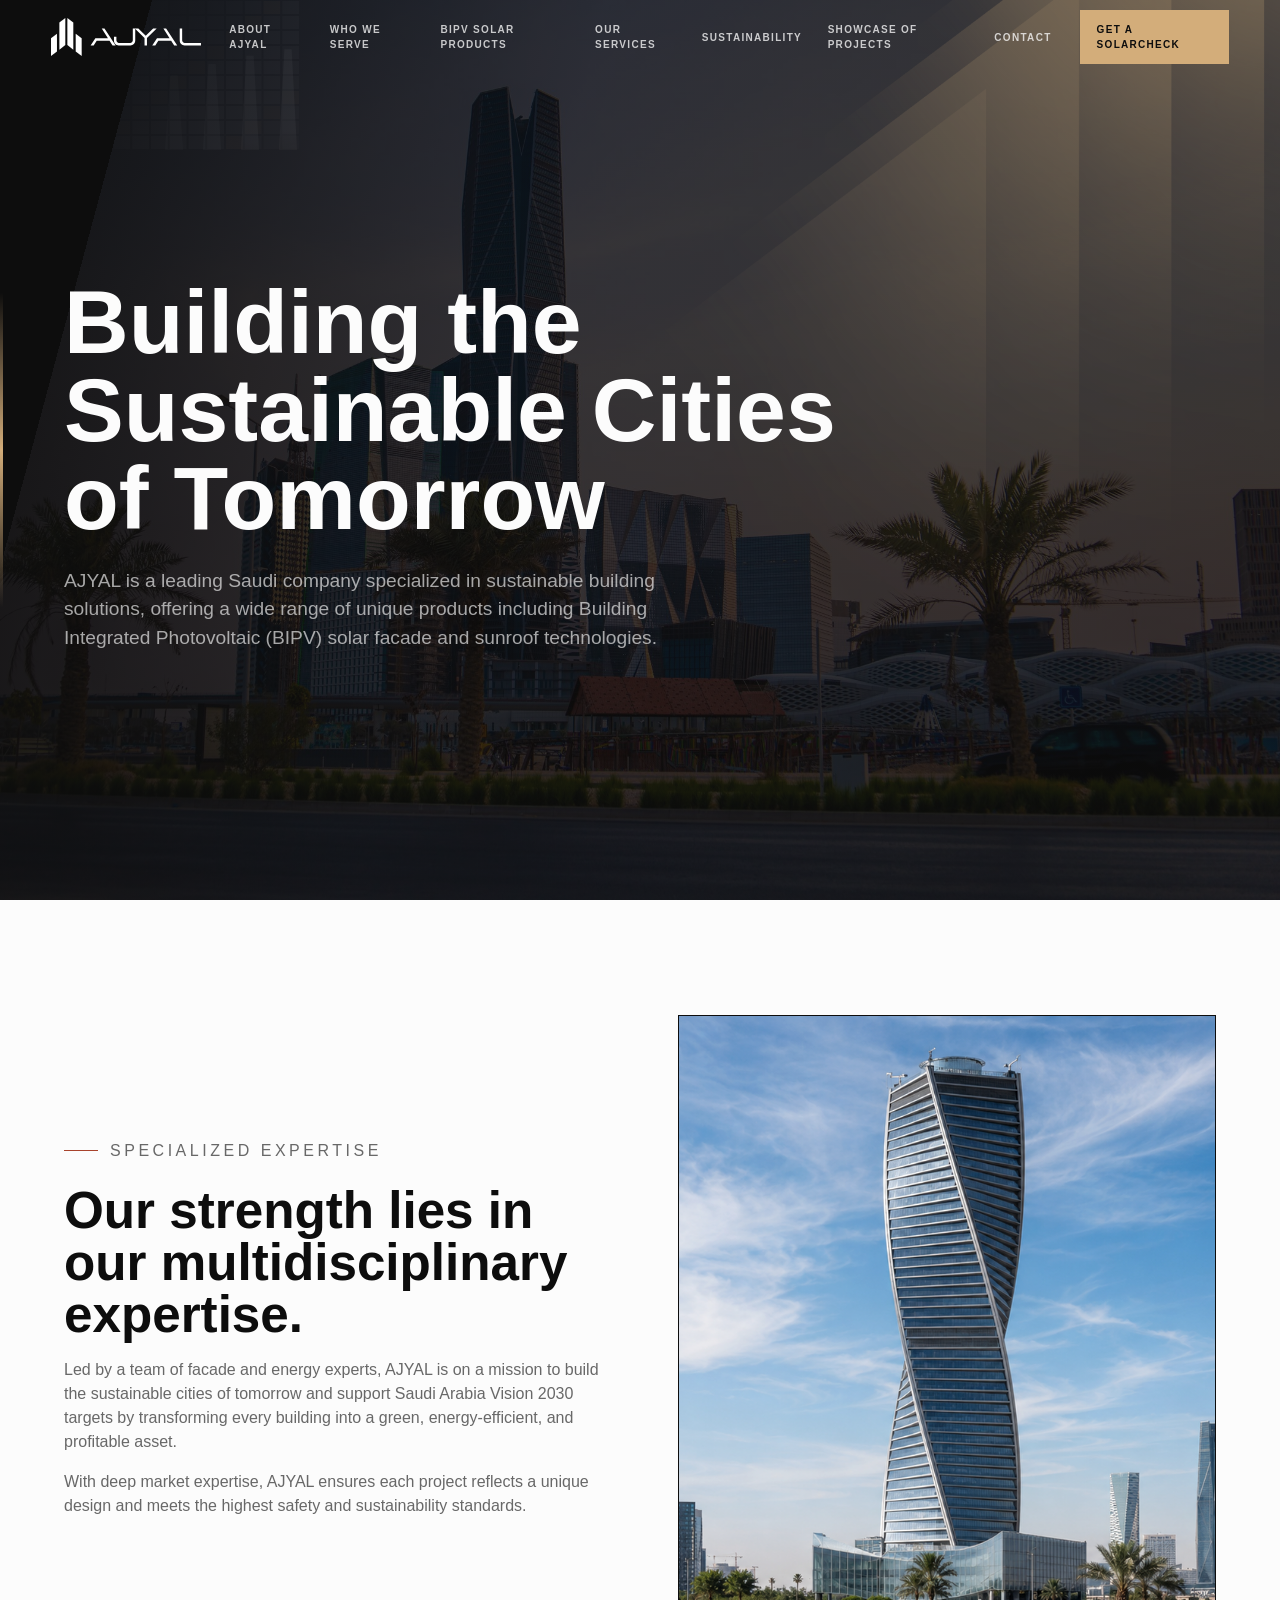
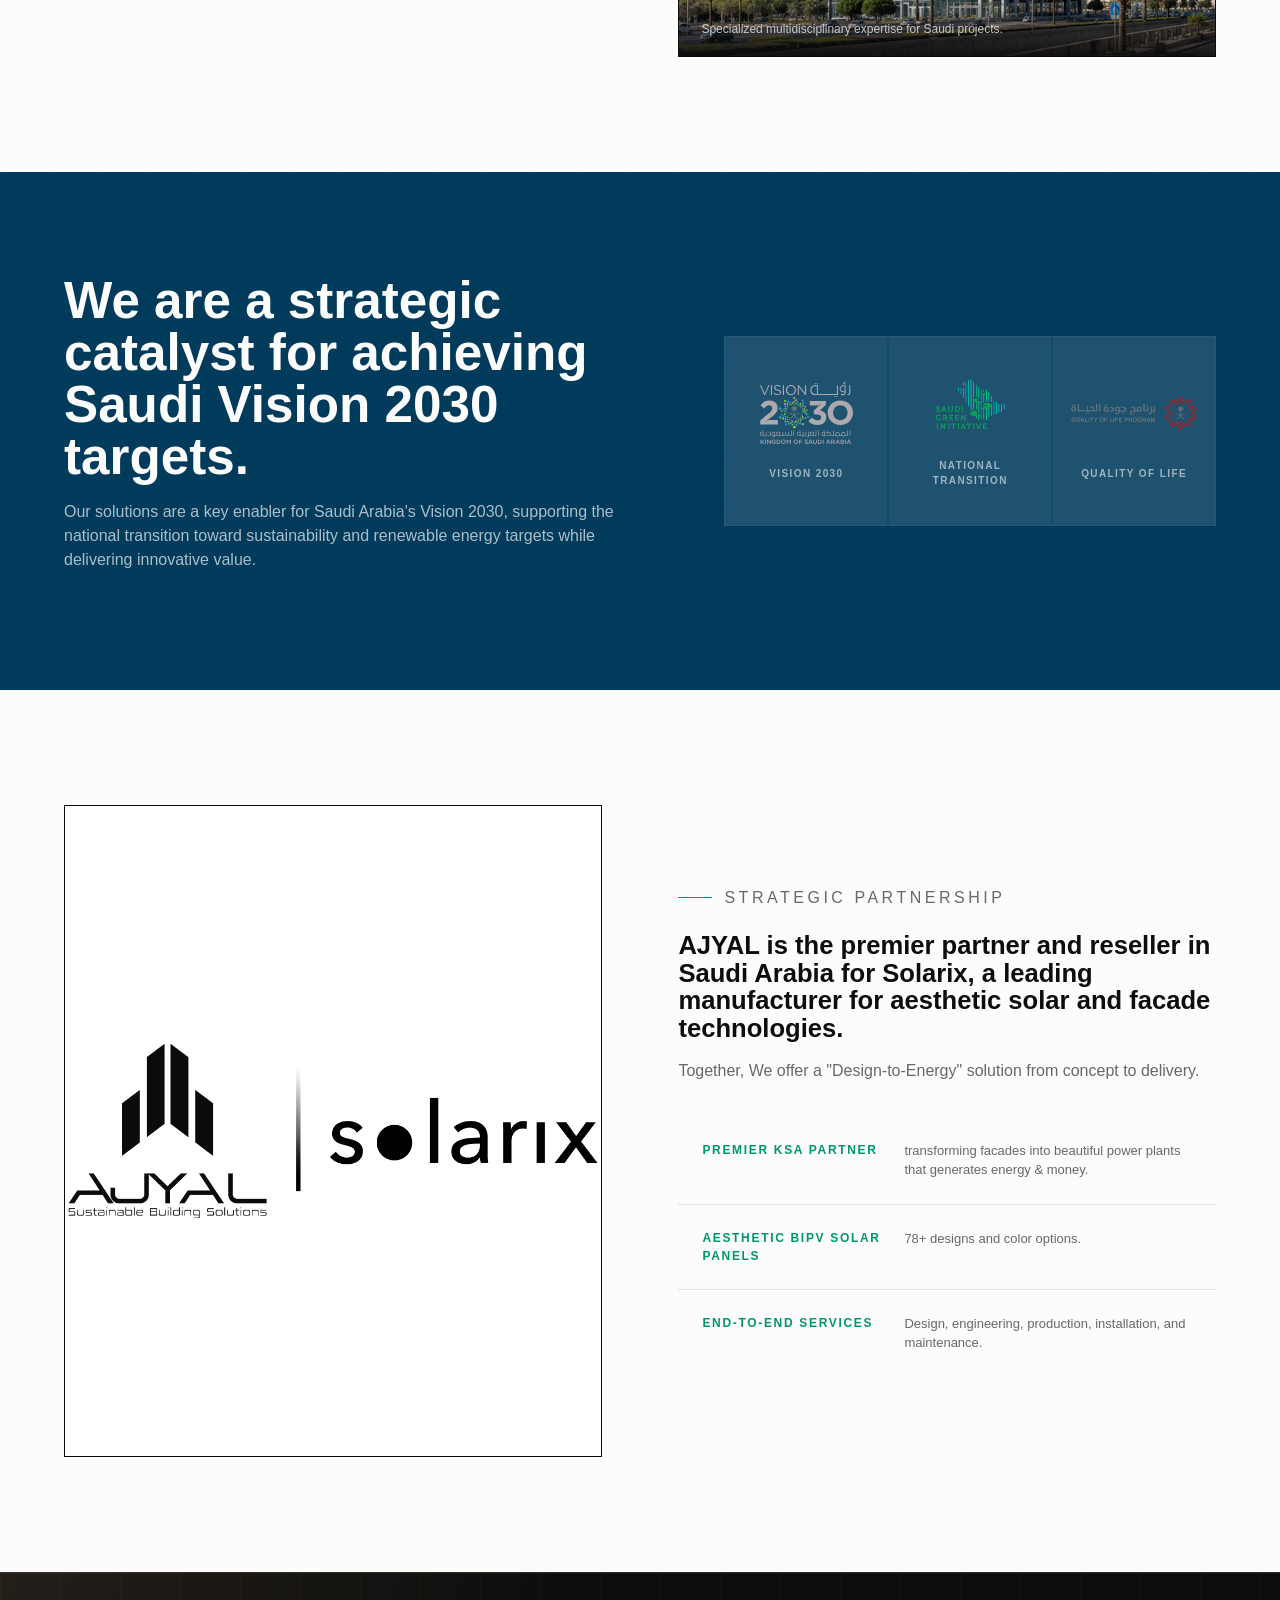
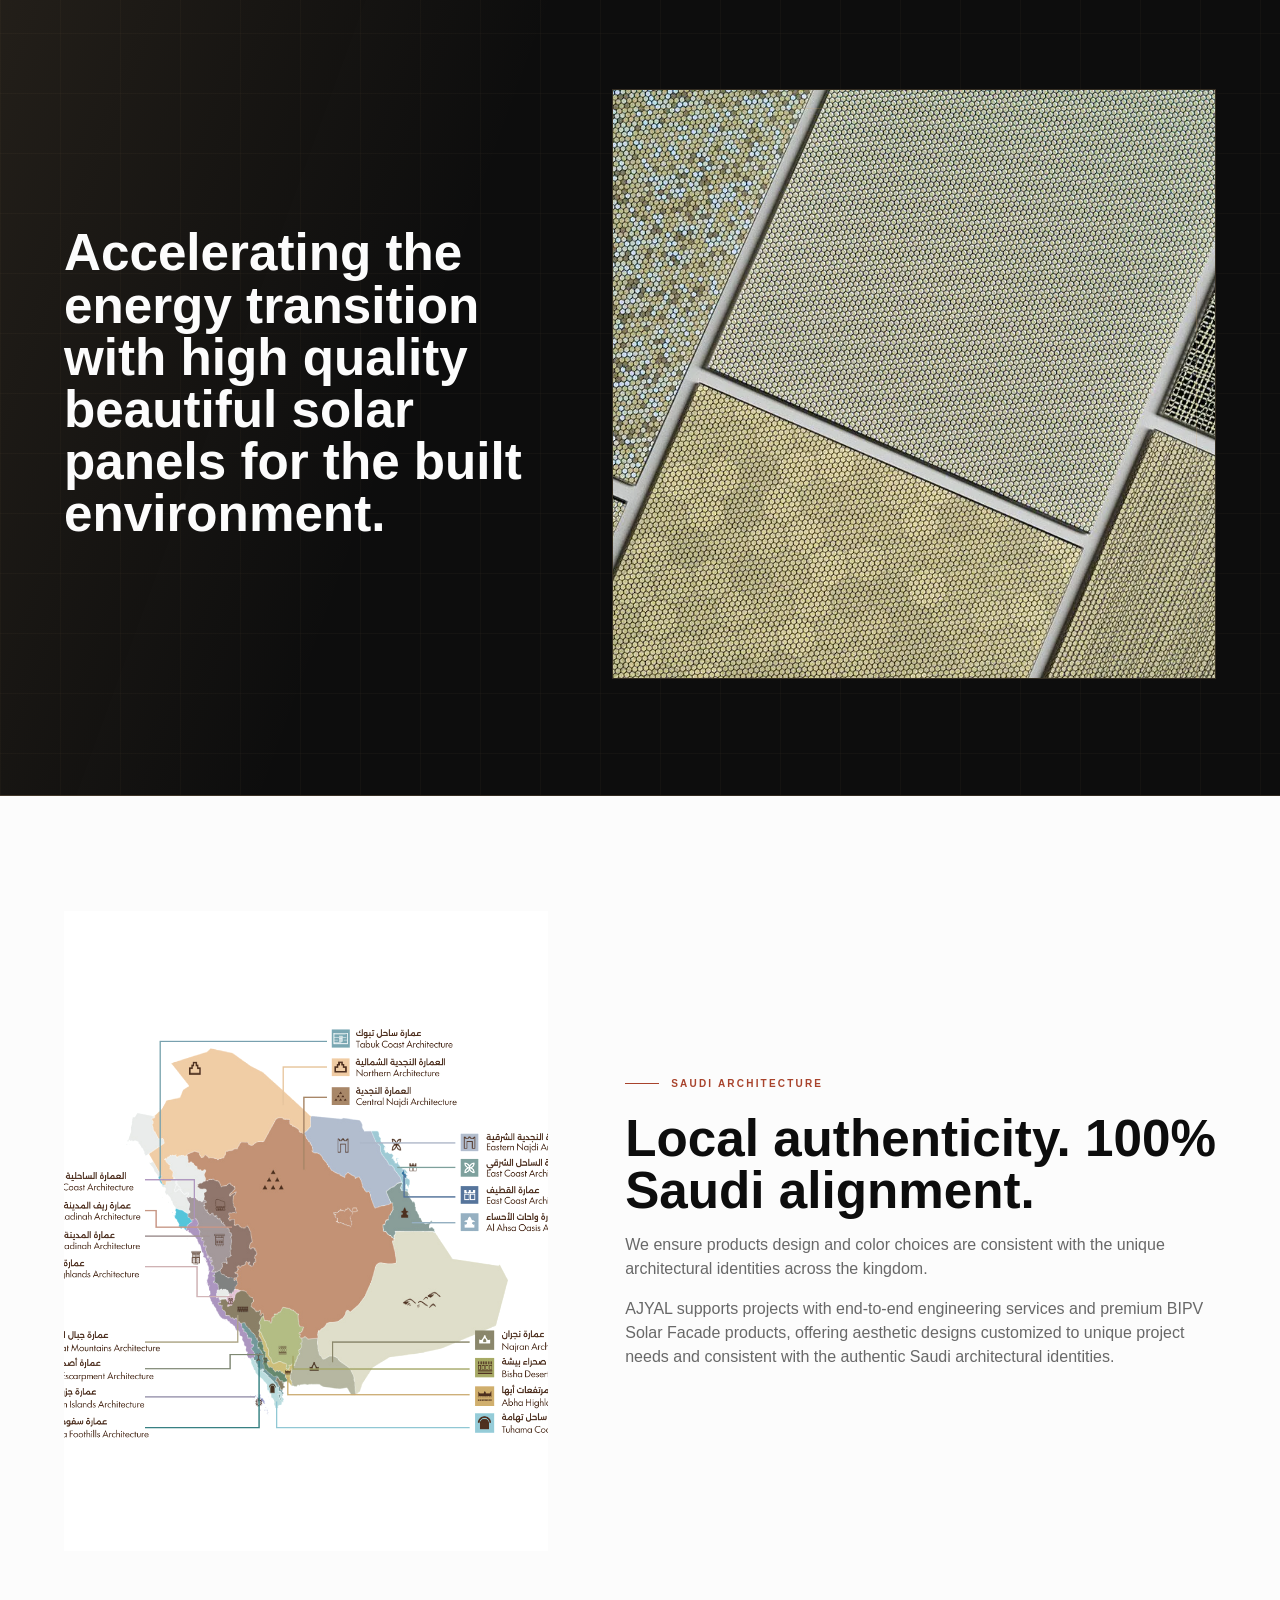
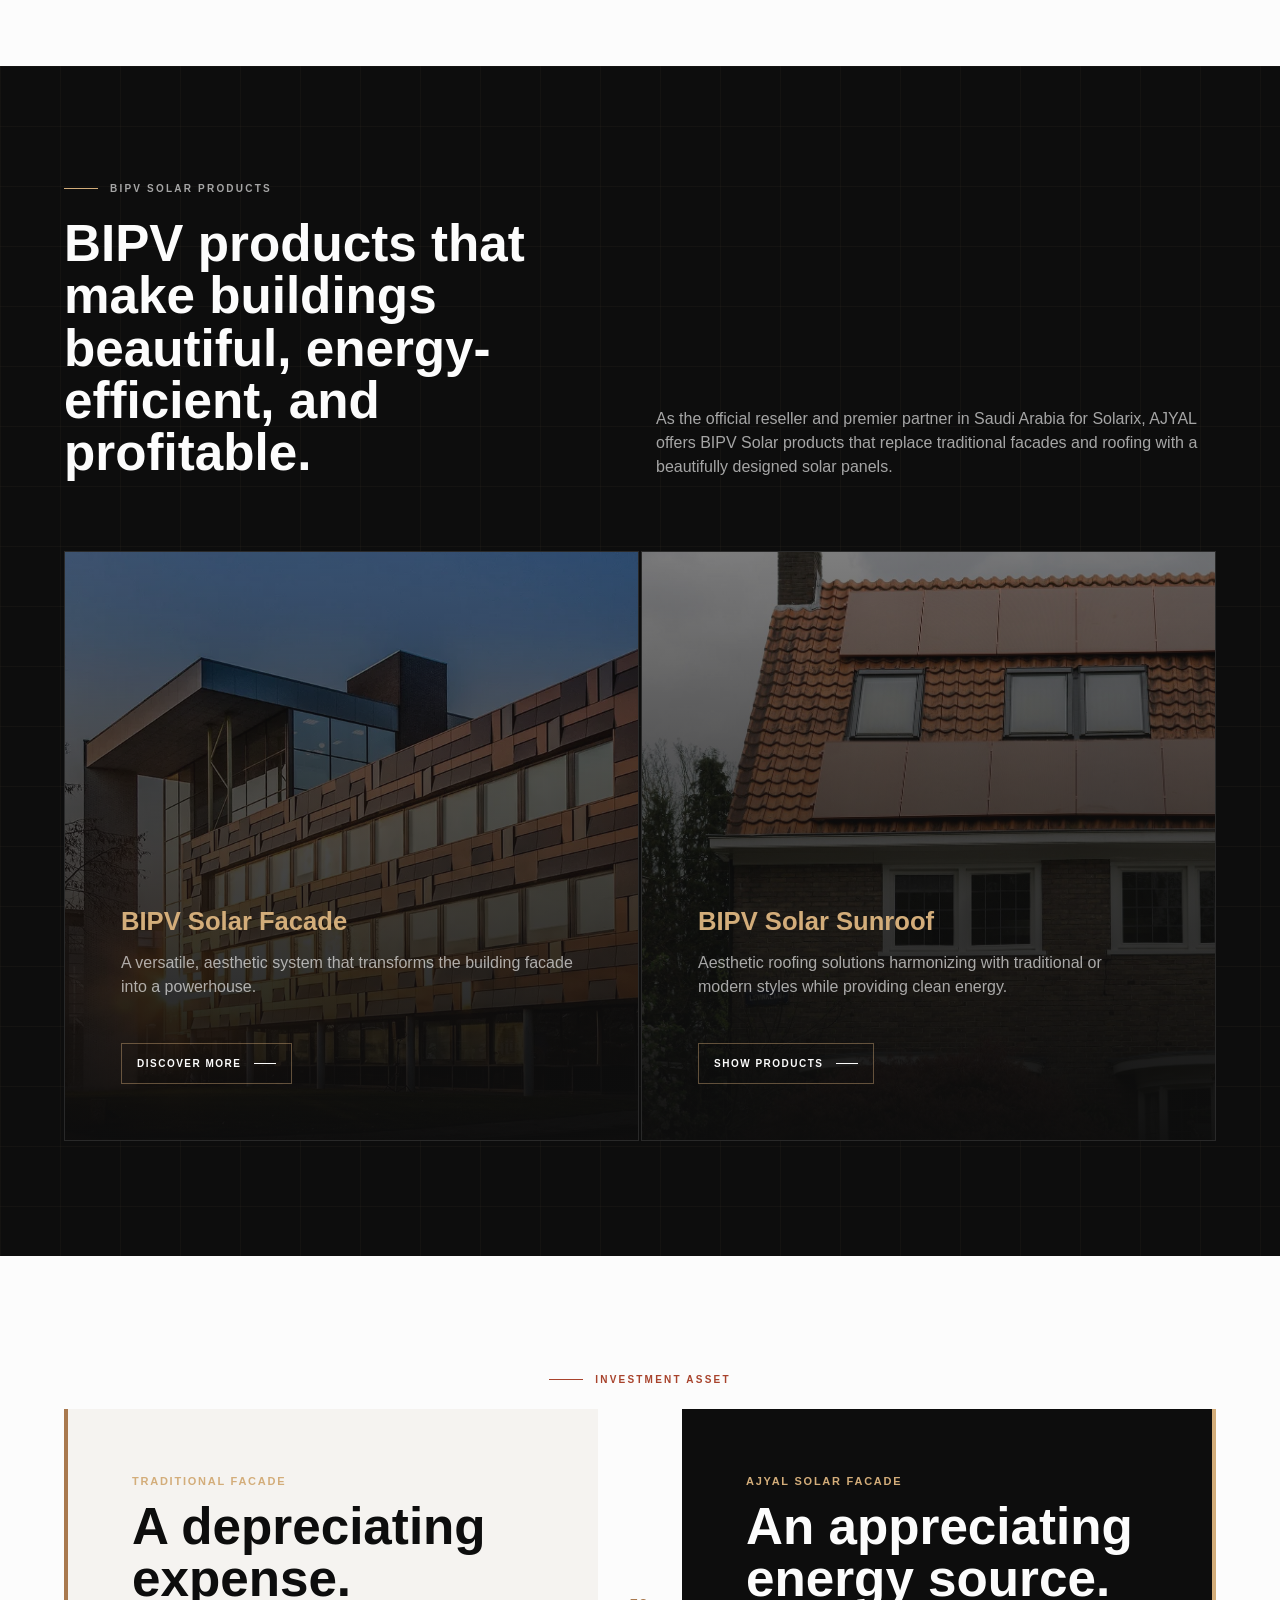
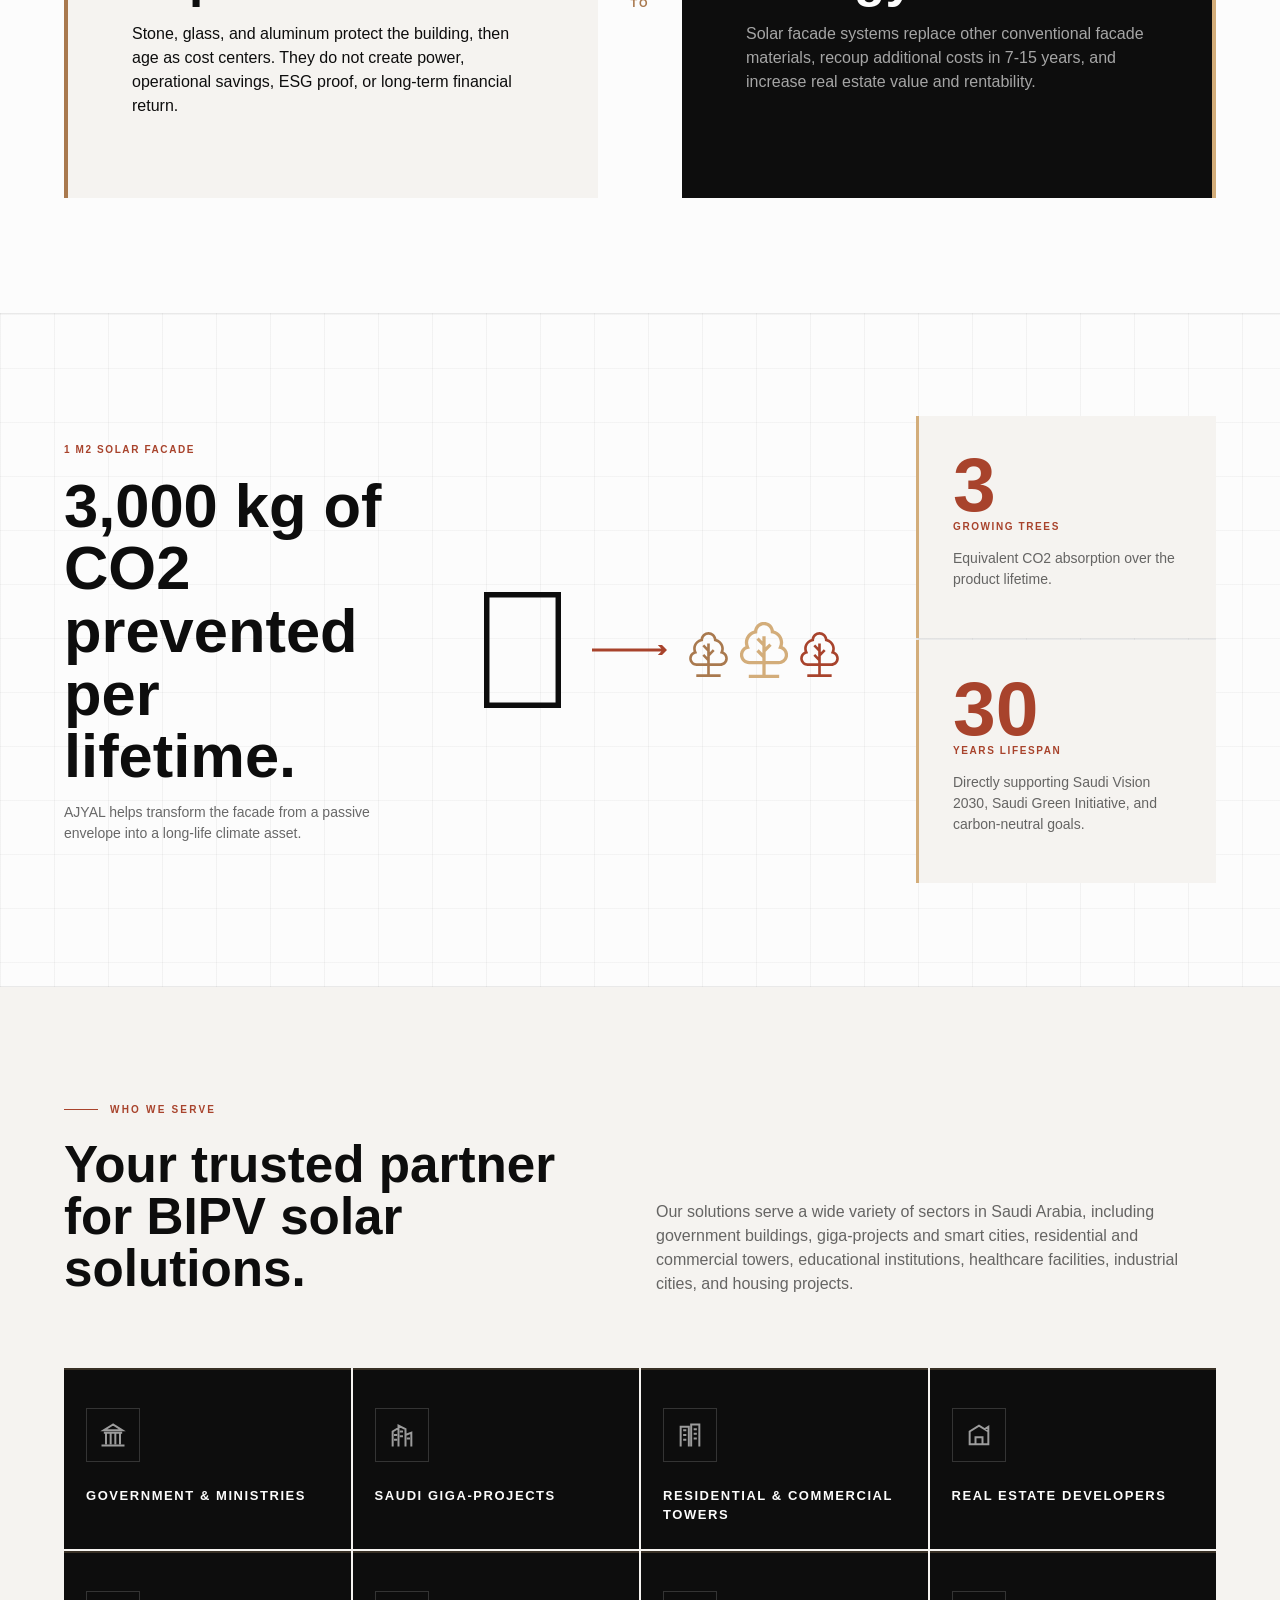
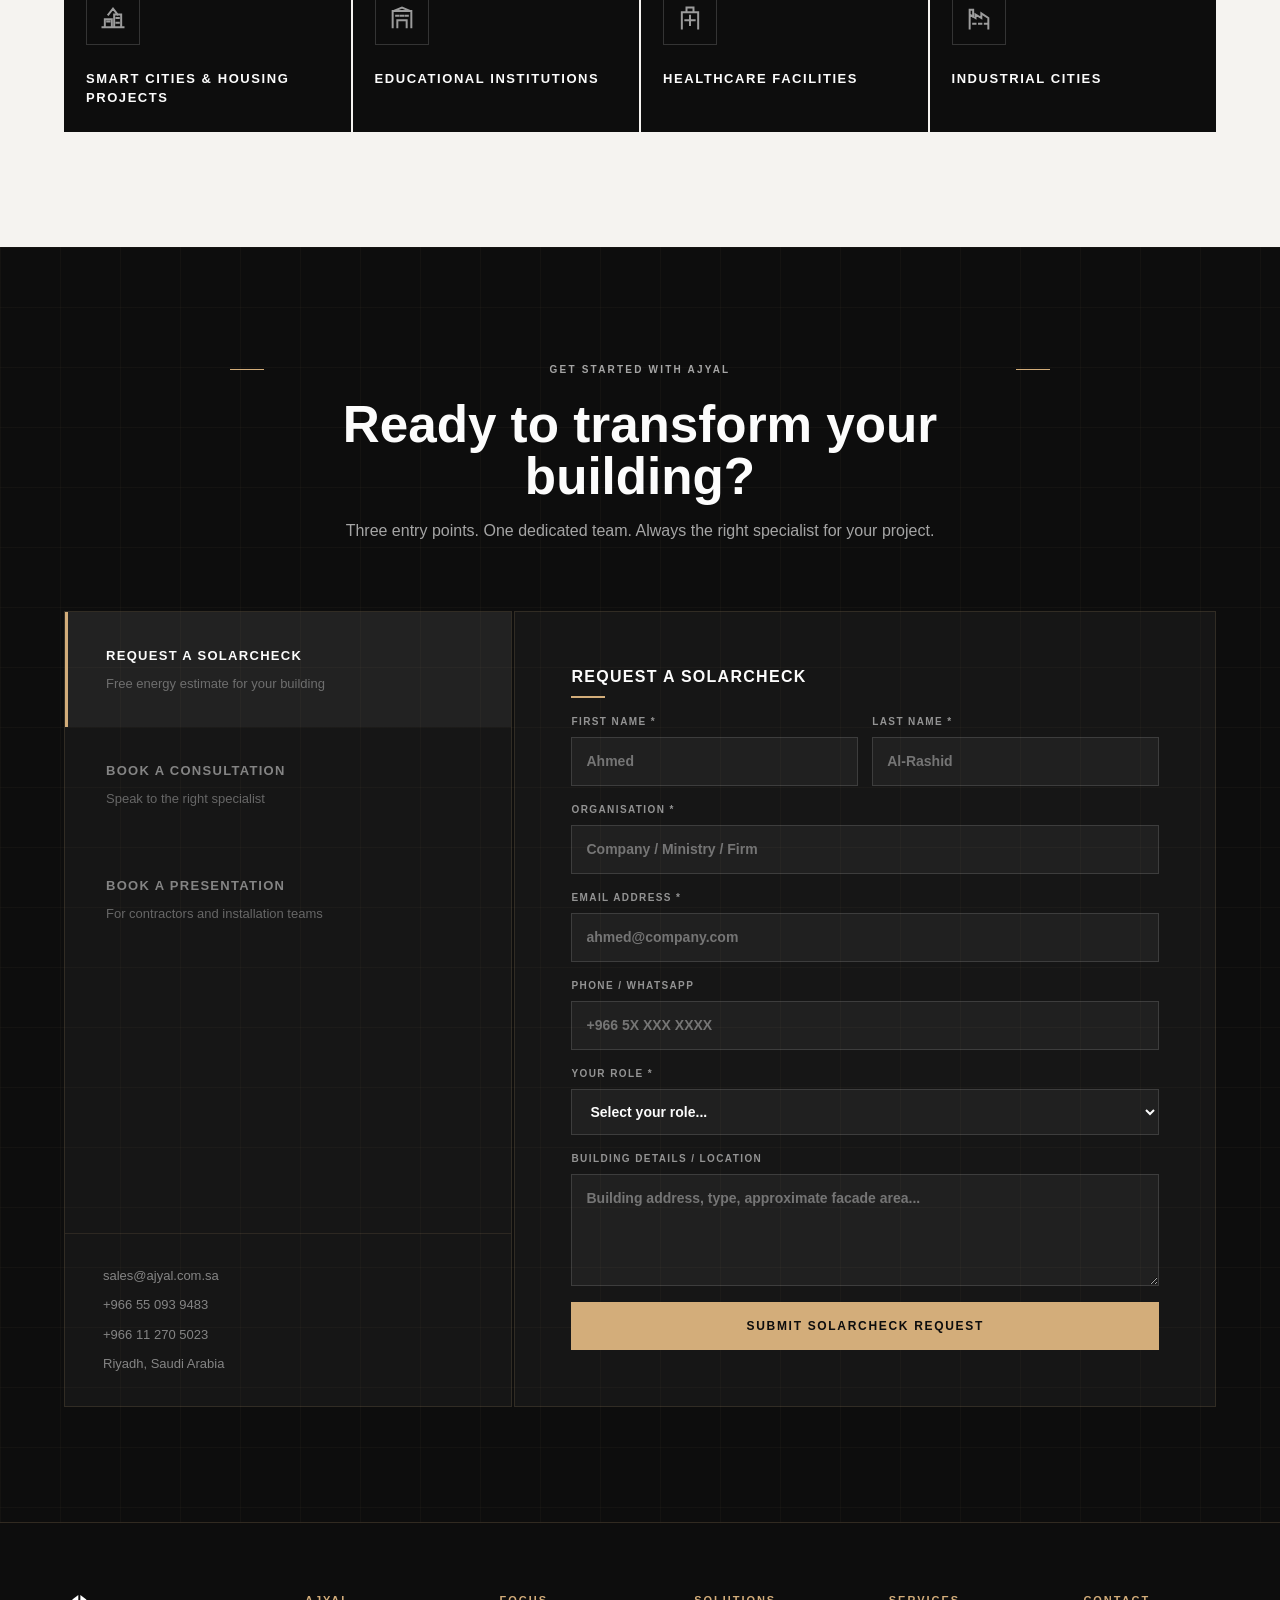
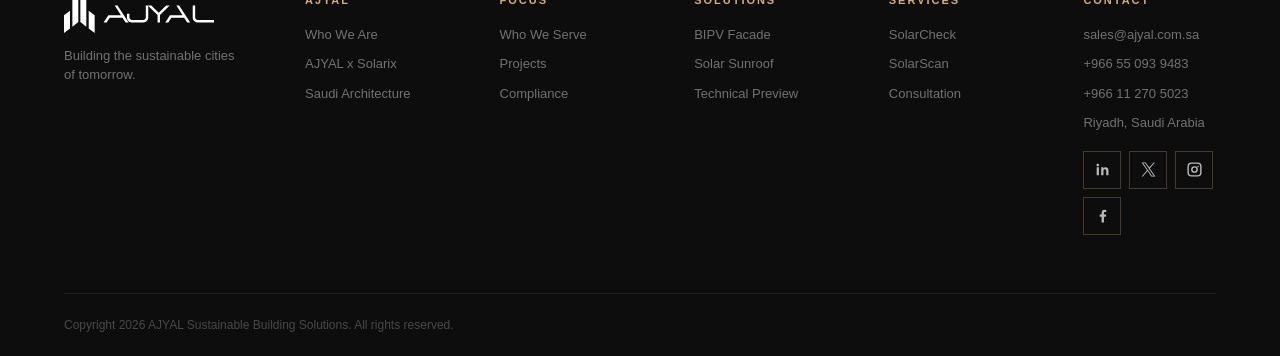
<file: index.html>
<!doctype html>
<html lang="en">
  <head>
    <meta charset="utf-8">
    <meta name="viewport" content="width=device-width, initial-scale=1">
    <title>AJYAL | Sustainable Building Solutions</title>
    <meta name="description" content="AJYAL is Saudi Arabia's sustainable building solutions partner, transforming facades into beautiful, energy-generating assets through BIPV solar facade and sunroof solutions.">
    <link rel="stylesheet" href="assets/css/styles.css">
  </head>
  <body>
    <a class="skip-link" href="#main">Skip to content</a>

    <header class="nav" data-nav>
      <div class="nav-inner">
        <a class="brand" href="#top" aria-label="AJYAL homepage">
          <img class="brand-logo" src="assets/img/ajyal-logotype-white.svg" alt="AJYAL">
        </a>

        <button class="nav-toggle" type="button" aria-expanded="false" aria-controls="main-menu" data-nav-toggle>
          <span></span><span></span>
          <span class="sr-only">Open menu</span>
        </button>

        <nav class="nav-links" id="main-menu" data-nav-menu aria-label="Main navigation">
          <a href="index.html#identity">About AJYAL</a>
          <a href="index.html#audience">Who We Serve</a>
          <a href="BIPV-Solar-products.html">BIPV Solar Products</a>
          <a href="#">Our Services</a>
          <a href="#">Sustainability</a>
          <a href="#">Showcase of Projects</a>
          <a href="contact.html">Contact</a>
          <div class="nav-socials" aria-label="AJYAL social links">
            <a href="https://www.linkedin.com/company/ajyal-trading-co-%D8%A7%D8%AC%D9%8A%D8%A7%D9%84-%D8%A7%D9%84%D8%AA%D9%88%D8%B1%D9%8A%D8%AF-%D8%A7%D9%84%D8%AA%D8%AC%D8%A7%D8%B1%D9%8A%D8%A9/?originalSubdomain=sa" aria-label="LinkedIn" target="_blank" rel="noopener noreferrer"><svg viewBox="0 0 24 24" aria-hidden="true"><path d="M6.94 8.98H3.76V20h3.18V8.98ZM7.2 5.58c0-1.02-.82-1.8-1.84-1.8s-1.84.78-1.84 1.8.81 1.81 1.83 1.81h.02c1.02 0 1.83-.79 1.83-1.81ZM20.48 13.68c0-3.2-1.71-4.69-3.99-4.69-1.84 0-2.66 1.01-3.12 1.72V8.98h-3.18c.04 1.03 0 11.02 0 11.02h3.18v-6.15c0-.33.02-.66.12-.89.26-.66.86-1.34 1.86-1.34 1.31 0 1.84 1 1.84 2.47V20h3.18l.11-6.32Z"/></svg></a>
            <a href="https://x.com/Ajyal_trade" aria-label="Twitter/X" target="_blank" rel="noopener noreferrer"><svg viewBox="0 0 24 24" aria-hidden="true"><path d="M13.86 10.47 21.11 2h-1.72l-6.3 7.35L8.07 2H2.27l7.6 11.12L2.27 22h1.72l6.64-7.75L15.93 22h5.8l-7.87-11.53Zm-2.35 2.74-.77-1.1L4.62 3.3h2.63l4.94 7.1.77 1.1 6.43 9.25h-2.63l-5.25-7.54Z"/></svg></a>
            <a href="https://www.instagram.com/ajyal.trade" aria-label="Instagram" target="_blank" rel="noopener noreferrer"><svg viewBox="0 0 24 24" aria-hidden="true"><path d="M7.7 2h8.6A5.7 5.7 0 0 1 22 7.7v8.6a5.7 5.7 0 0 1-5.7 5.7H7.7A5.7 5.7 0 0 1 2 16.3V7.7A5.7 5.7 0 0 1 7.7 2Zm0 2A3.7 3.7 0 0 0 4 7.7v8.6A3.7 3.7 0 0 0 7.7 20h8.6a3.7 3.7 0 0 0 3.7-3.7V7.7A3.7 3.7 0 0 0 16.3 4H7.7Zm4.3 3.25A4.75 4.75 0 1 1 7.25 12 4.75 4.75 0 0 1 12 7.25Zm0 2A2.75 2.75 0 1 0 14.75 12 2.75 2.75 0 0 0 12 9.25Zm5.05-2.58a1.11 1.11 0 1 1-1.11 1.11 1.11 1.11 0 0 1 1.11-1.11Z"/></svg></a>
            <a href="#" aria-label="Facebook"><svg viewBox="0 0 24 24" aria-hidden="true"><path d="M14.05 22v-8.2h2.75l.41-3.19h-3.16V8.58c0-.92.26-1.55 1.58-1.55h1.69V4.18A22.67 22.67 0 0 0 14.86 4c-2.44 0-4.11 1.49-4.11 4.22v2.39H8v3.19h2.75V22h3.3Z"/></svg></a>
          </div>
        </nav>

        <a class="nav-cta" href="contact.html">Get a SolarCheck</a>
      </div>
    </header>

    <main id="main">
      <section class="hero" id="top" aria-labelledby="hero-title">
        <canvas class="hero-canvas" data-hero-canvas aria-hidden="true"></canvas>
        <div class="hero-image" aria-hidden="true"></div>
        <div class="hero-shade" aria-hidden="true"></div>
        <div class="gold-rail" aria-hidden="true"></div>
        <img class="hero-pattern" src="assets/img/ajyal-golden-pattern.png" alt="" aria-hidden="true">

        <div class="hero-shell">
          <div class="hero-copy reveal">
            <h1 id="hero-title">Building the Sustainable Cities of Tomorrow</h1>
            <p>AJYAL is a leading Saudi company specialized in sustainable building solutions, offering a wide range of unique products including Building Integrated Photovoltaic (BIPV) solar facade and sunroof technologies.</p>
          </div>
        </div>
      </section>

      <section class="section identity" id="identity" aria-labelledby="identity-title">
        <div class="two-col identity-grid">
          <div class="reveal">
            <div class="section-label copper"><span></span><p>Specialized Expertise</p></div>
            <h2 id="identity-title">Our strength lies in our multidisciplinary expertise.</h2>
            <p class="lead">Led by a team of facade and energy experts, AJYAL is on a mission to build the sustainable cities of tomorrow and support Saudi Arabia Vision 2030 targets by transforming every building into a green, energy-efficient, and profitable asset.</p>
            <p>With deep market expertise, AJYAL ensures each project reflects a unique design and meets the highest safety and sustainability standards.</p>
          </div>
          <figure class="image-card reveal">
            <img src="assets/img/softlaunch-visual-reference.png" alt="Modern facade reference for AJYAL sustainable building solutions">
            <figcaption>Specialized multidisciplinary expertise for Saudi projects.</figcaption>
          </figure>
        </div>
      </section>

      <section class="vision-band" aria-labelledby="vision-title">
        <div class="vision-inner vision-proof reveal">
          <div>
            <h2 id="vision-title">We are a strategic catalyst for achieving Saudi Vision 2030 targets.</h2>
            <p>Our solutions are a key enabler for Saudi Arabia's Vision 2030, supporting the national transition toward sustainability and renewable energy targets while delivering innovative value.</p>
          </div>
          <div class="vision-logo-grid" aria-label="Saudi sustainability alignment">
            <article><img src="assets/img/Saudi_Vision_2030_logo.svg" alt="Saudi Vision 2030"><span>Vision 2030</span></article>
            <article><img src="assets/img/2874996-156298661.webp" alt="Saudi sustainability programme mark"><span>National Transition</span></article>
            <article><img src="assets/img/quality-of-life-program-seeklogo.png" alt="Quality of Life Program"><span>Quality of Life</span></article>
          </div>
        </div>
      </section>

      <section class="section partner" id="partner" aria-labelledby="partner-title">
        <div class="two-col partner-grid">
          <figure class="image-card tall reveal">
            <img src="assets/img/Agile Profile-3.1-Partnership.jpg" alt="AJYAL and Solarix partnership signing with solar facade samples">
          </figure>
          <div class="reveal">
            <div class="section-label green"><span></span><p>Strategic Partnership</p></div>
            <h3 id="partner-title">AJYAL is the premier partner and reseller in Saudi Arabia for Solarix, a leading manufacturer for aesthetic solar and facade technologies.</h3>
            <p class="lead">Together, We offer a "Design-to-Energy" solution from concept to delivery.</p>
            <div class="partner-proof">
              <article><strong>Premier KSA partner</strong><span>transforming facades into beautiful power plants that generates energy & money.</span></article>
              <article><strong>Aesthetic BIPV solar panels</strong><span>78+ designs and color options.</span></article>
              <article><strong>End-to-end services</strong><span>Design, engineering, production, installation, and maintenance.</span></article>
            </div>
          </div>
        </div>
      </section>

      <section class="section energy-transition dark" id="energy-transition" aria-labelledby="energy-title">
        <div class="two-col">
          <div class="reveal">
            <h2 id="energy-title">Accelerating the energy transition with high quality beautiful solar panels for the built environment.</h2>
          </div>
          <figure class="image-card dark-image reveal">
            <img src="assets/img/solarix_collections_overview_clay_01_1200x800px.webp" alt="Solarix clay collection overview">
          </figure>
        </div>
      </section>

      <section class="section architecture" id="architecture" aria-labelledby="architecture-title">
        <div class="two-col architecture-feature">
          <figure class="image-card reveal">
            <img src="assets/img/saudi-architecture-map.jpg" alt="Saudi regional architectural identity references for facade design">
          </figure>
          <div class="reveal">
            <div class="section-label copper"><span></span><p>Saudi Architecture</p></div>
            <h2 id="architecture-title">Local authenticity. 100% Saudi alignment.</h2>
            <p class="lead">We ensure products design and color choices are consistent with the unique architectural identities across the kingdom.</p>
            <p class="lead">AJYAL supports projects with end-to-end engineering services and premium BIPV Solar Facade products, offering aesthetic designs customized to unique project needs and consistent with the authentic Saudi architectural identities.</p>
          </div>
        </div>
      </section>

      <section class="section dark solutions" id="solutions" aria-labelledby="solutions-title">
        <div class="section-heading reveal">
          <div>
            <div class="section-label"><span></span><p>BIPV Solar Products</p></div>
            <h2 id="solutions-title">BIPV products that make buildings beautiful, energy-efficient, and profitable.</h2>
          </div>
          <p>As the official reseller and premier partner in Saudi Arabia for Solarix, AJYAL offers BIPV Solar products that replace traditional facades and roofing with a beautifully designed solar panels.</p>
        </div>

        <div class="solution-grid">
          <article class="solution-card reveal">
            <img src="assets/img/project-kuijpers.webp" alt="Solarix facade visual showing integrated BIPV panel construction">
            <div>
              <h3>BIPV Solar Facade</h3>
              <p>A versatile, aesthetic system that transforms the building facade into a powerhouse.</p>
              <a class="solution-link" href="BIPV-Solar-products.html">Discover more</a>
            </div>
          </article>
          <article class="solution-card reveal">
            <img src="assets/img/roofing-solarix.jpg" alt="Solar sunroof villa reference with integrated photovoltaic roof panels">
            <div>
              <h3>BIPV Solar Sunroof</h3>
              <p>Aesthetic roofing solutions harmonizing with traditional or modern styles while providing clean energy.</p>
              <a class="solution-link" href="BIPV-Solar-products.html">Show products</a>
            </div>
          </article>
        </div>
      </section>

      <section class="section reframe" aria-labelledby="asset-title">
        <div class="section-label copper centered-label"><span></span><p>Investment Asset</p></div>
        <div class="compare-grid reveal">
          <article class="compare-card paper">
            <span>Traditional facade</span>
            <h2 id="asset-title">A depreciating expense.</h2>
            <p>Stone, glass, and aluminum protect the building, then age as cost centers. They do not create power, operational savings, ESG proof, or long-term financial return.</p>
          </article>
          <div class="compare-arrow" aria-hidden="true">to</div>
          <article class="compare-card black">
            <span>AJYAL solar facade</span>
            <h2>An appreciating energy source.</h2>
            <p>Solar facade systems replace other conventional facade materials, recoup additional costs in 7-15 years, and increase real estate value and rentability.</p>
          </article>
        </div>
      </section>

      <section class="impact-infographic" aria-labelledby="impact-title">
        <div class="impact-shell reveal">
          <div class="impact-source">
            <span>1 m2 solar facade</span>
            <h2 id="impact-title">3,000 kg of CO2 prevented per lifetime.</h2>
            <p>AJYAL helps transform the facade from a passive envelope into a long-life climate asset.</p>
          </div>
          <div class="impact-flow" aria-hidden="true">
            <span class="impact-symbol impact-facade"></span>
            <span class="impact-symbol impact-arrow"></span>
            <div class="impact-trees">
              <span class="impact-symbol impact-tree"></span>
              <span class="impact-symbol impact-tree"></span>
              <span class="impact-symbol impact-tree"></span>
            </div>
          </div>
          <div class="impact-equivalence">
            <article>
              <strong>3</strong>
              <span>growing trees</span>
              <p>Equivalent CO2 absorption over the product lifetime.</p>
            </article>
            <article>
              <strong>30</strong>
              <span>years lifespan</span>
              <p>Directly supporting Saudi Vision 2030, Saudi Green Initiative, and carbon-neutral goals.</p>
            </article>
          </div>
        </div>
      </section>

      <section class="section audience" id="audience" aria-labelledby="audience-title">
        <div class="section-heading reveal">
          <div>
            <div class="section-label copper"><span></span><p>Who We Serve</p></div>
            <h2 id="audience-title">Your trusted partner for BIPV solar solutions.</h2>
          </div>
          <p>Our solutions serve a wide variety of sectors in Saudi Arabia, including government buildings, giga-projects and smart cities, residential and commercial towers, educational institutions, healthcare facilities, industrial cities, and housing projects.</p>
        </div>
        <div class="audience-grid audience-grid-compact">
          <a class="audience-card reveal gov" href="compliance.html"><span class="sector-icon" aria-hidden="true"><svg viewBox="0 0 24 24"><path d="M3 21h18M5 10h14M6 10v9M10 10v9M14 10v9M18 10v9M12 3 4 8h16l-8-5Z"/></svg></span><strong>Government & Ministries</strong></a>
          <a class="audience-card reveal hq" href="contact.html"><span class="sector-icon" aria-hidden="true"><svg viewBox="0 0 24 24"><path d="M4 21V9l5-3v15M9 21V4l6 3v14M15 21v-9l5-2v11M6 12h1M6 16h1M11 9h1M11 13h1M17 15h1"/></svg></span><strong>Saudi Giga-Projects</strong></a>
          <a class="audience-card reveal epc" href="our-services.html"><span class="sector-icon" aria-hidden="true"><svg viewBox="0 0 24 24"><path d="M4 21V5h7v16M13 21V3h7v18M7 8h1M7 12h1M7 16h1M16 7h1M16 11h1M16 15h1"/></svg></span><strong>Residential & Commercial Towers</strong></a>
          <a class="audience-card reveal dev" href="contact.html"><span class="sector-icon" aria-hidden="true"><svg viewBox="0 0 24 24"><path d="M4 20V9l8-5 8 5v11M9 20v-6h6v6M5 20h14M17 7l3-2v4"/></svg></span><strong>Real Estate Developers</strong></a>
          <a class="audience-card reveal con" href="projects.html"><span class="sector-icon" aria-hidden="true"><svg viewBox="0 0 24 24"><path d="M3 20h18M5 20v-7h6v7M13 20V9h6v11M7 15h2M15 12h2M15 16h2M8 9l4-5 4 5"/></svg></span><strong>Smart Cities & Housing Projects</strong></a>
          <a class="audience-card reveal arch" href="BIPV-Solar-products.html"><span class="sector-icon" aria-hidden="true"><svg viewBox="0 0 24 24"><path d="M4 20V6h16v14M8 20v-6h8v6M7 10h2M11 10h2M15 10h2M5 6l7-3 7 3"/></svg></span><strong>Educational Institutions</strong></a>
          <a class="audience-card reveal arch" href="BIPV-Solar-products.html"><span class="sector-icon" aria-hidden="true"><svg viewBox="0 0 24 24"><path d="M5 21V7h14v14M9 7V3h6v4M12 10v8M8 14h8"/></svg></span><strong>Healthcare Facilities</strong></a>
          <a class="audience-card reveal arch" href="BIPV-Solar-products.html"><span class="sector-icon" aria-hidden="true"><svg viewBox="0 0 24 24"><path d="M4 21V9l5 3V9l5 3V8l6 4v9M7 17h2M12 17h2M17 17h2M4 9V5h3v6"/></svg></span><strong>Industrial Cities</strong></a>
        </div>
      </section>

      <section class="section contact dark" id="get-started" aria-labelledby="get-started-title">
        <div class="contact-heading reveal">
          <div class="section-label centered-label"><span></span><p>Get Started With AJYAL</p><span></span></div>
          <h2 id="get-started-title">Ready to transform your building?</h2>
          <p>Three entry points. One dedicated team. Always the right specialist for your project.</p>
        </div>

        <div class="contact-grid reveal">
          <div class="route-tabs" role="tablist" aria-label="Contact route">
            <button type="button" class="route-tab is-active" role="tab" aria-selected="true" data-route-tab="SolarCheck"><strong>Request a SolarCheck</strong><span>Free energy estimate for your building</span></button>
            <button type="button" class="route-tab" role="tab" aria-selected="false" data-route-tab="Consultation"><strong>Book a Consultation</strong><span>Speak to the right specialist</span></button>
            <button type="button" class="route-tab" role="tab" aria-selected="false" data-route-tab="Presentation"><strong>Book a Presentation</strong><span>For contractors and installation teams</span></button>
            <div class="contact-info">
              <a href="mailto:sales@ajyal.com.sa">sales@ajyal.com.sa</a>
              <a href="tel:+966550939483">+966 55 093 9483</a>
              <a href="tel:+966112705023">+966 11 270 5023</a>
              <span>Riyadh, Saudi Arabia</span>
            </div>
          </div>

          <form class="lead-form" action="contact.php" method="post" data-lead-form>
            <input type="hidden" name="route" value="SolarCheck" data-route-input>
            <label class="honeypot">Website <input type="text" name="website" tabindex="-1" autocomplete="off"></label>
            <div class="form-status" data-form-status role="status" aria-live="polite"></div>
            <div class="form-title"><h3 data-form-title>REQUEST A SOLARCHECK</h3><span></span></div>
            <div class="form-row">
              <label>First Name *<input type="text" name="first_name" placeholder="Ahmed" required></label>
              <label>Last Name *<input type="text" name="last_name" placeholder="Al-Rashid" required></label>
            </div>
            <label>Organisation *<input type="text" name="organization" placeholder="Company / Ministry / Firm" required></label>
            <label>Email Address *<input type="email" name="email" placeholder="ahmed@company.com" required></label>
            <label>Phone / WhatsApp<input type="tel" name="phone" placeholder="+966 5X XXX XXXX"></label>
            <label>Your Role *
              <select name="role" required>
                <option value="">Select your role...</option>
                <option>Architect / Design House</option>
                <option>EPC / Engineering Firm</option>
                <option>Real Estate Developer</option>
                <option>Government / Ministry</option>
                <option>Contractor</option>
                <option>International Company / HQ</option>
                <option>Other</option>
              </select>
            </label>
            <label><span data-message-label>Building details / location</span><textarea name="message" rows="4" placeholder="Building address, type, approximate facade area..." required></textarea></label>
            <button class="btn btn-gold form-submit" type="submit" data-submit-label>Submit SolarCheck Request</button>
            <noscript><p class="noscript-note">JavaScript is disabled. The form will submit directly to contact.php.</p></noscript>
          </form>
        </div>
      </section>
    </main>

    <footer class="footer" id="contact">
      <div class="footer-grid">
        <div>
          <a class="brand" href="#top" aria-label="AJYAL homepage"><img class="brand-logo brand-logo-footer" src="assets/img/ajyal-logotype-white.svg" alt="AJYAL"></a>
          <p>Building the sustainable cities of tomorrow.</p>
        </div>
        <div><h3>AJYAL</h3><a href="index.html#identity">Who We Are</a><a href="index.html#partner">AJYAL x Solarix</a><a href="index.html#architecture">Saudi Architecture</a></div>
        <div><h3>Focus</h3><a href="index.html#audience">Who We Serve</a><a href="#">Projects</a><a href="#">Compliance</a></div>
        <div><h3>Solutions</h3><a href="BIPV-Solar-products.html#facade">BIPV Facade</a><a href="BIPV-Solar-products.html#sunroof">Solar Sunroof</a><a href="#">Technical Preview</a></div>
        <div><h3>Services</h3><a href="#">SolarCheck</a><a href="#">SolarScan</a><a href="contact.html">Consultation</a></div>
        <div>
          <h3>Contact</h3>
          <a href="mailto:sales@ajyal.com.sa">sales@ajyal.com.sa</a>
          <a href="tel:+966550939483">+966 55 093 9483</a>
          <a href="tel:+966112705023">+966 11 270 5023</a>
          <span class="footer-location">Riyadh, Saudi Arabia</span>
          <div class="footer-socials" aria-label="AJYAL social links">
            <a href="https://www.linkedin.com/company/ajyal-trading-co-%D8%A7%D8%AC%D9%8A%D8%A7%D9%84-%D8%A7%D9%84%D8%AA%D9%88%D8%B1%D9%8A%D8%AF-%D8%A7%D9%84%D8%AA%D8%AC%D8%A7%D8%B1%D9%8A%D8%A9/?originalSubdomain=sa" aria-label="LinkedIn" target="_blank" rel="noopener noreferrer"><svg viewBox="0 0 24 24" aria-hidden="true"><path d="M6.94 8.98H3.76V20h3.18V8.98ZM7.2 5.58c0-1.02-.82-1.8-1.84-1.8s-1.84.78-1.84 1.8.81 1.81 1.83 1.81h.02c1.02 0 1.83-.79 1.83-1.81ZM20.48 13.68c0-3.2-1.71-4.69-3.99-4.69-1.84 0-2.66 1.01-3.12 1.72V8.98h-3.18c.04 1.03 0 11.02 0 11.02h3.18v-6.15c0-.33.02-.66.12-.89.26-.66.86-1.34 1.86-1.34 1.31 0 1.84 1 1.84 2.47V20h3.18l.11-6.32Z"/></svg></a>
            <a href="https://x.com/Ajyal_trade" aria-label="Twitter/X" target="_blank" rel="noopener noreferrer"><svg viewBox="0 0 24 24" aria-hidden="true"><path d="M13.86 10.47 21.11 2h-1.72l-6.3 7.35L8.07 2H2.27l7.6 11.12L2.27 22h1.72l6.64-7.75L15.93 22h5.8l-7.87-11.53Zm-2.35 2.74-.77-1.1L4.62 3.3h2.63l4.94 7.1.77 1.1 6.43 9.25h-2.63l-5.25-7.54Z"/></svg></a>
            <a href="https://www.instagram.com/ajyal.trade" aria-label="Instagram" target="_blank" rel="noopener noreferrer"><svg viewBox="0 0 24 24" aria-hidden="true"><path d="M7.7 2h8.6A5.7 5.7 0 0 1 22 7.7v8.6a5.7 5.7 0 0 1-5.7 5.7H7.7A5.7 5.7 0 0 1 2 16.3V7.7A5.7 5.7 0 0 1 7.7 2Zm0 2A3.7 3.7 0 0 0 4 7.7v8.6A3.7 3.7 0 0 0 7.7 20h8.6a3.7 3.7 0 0 0 3.7-3.7V7.7A3.7 3.7 0 0 0 16.3 4H7.7Zm4.3 3.25A4.75 4.75 0 1 1 7.25 12 4.75 4.75 0 0 1 12 7.25Zm0 2A2.75 2.75 0 1 0 14.75 12 2.75 2.75 0 0 0 12 9.25Zm5.05-2.58a1.11 1.11 0 1 1-1.11 1.11 1.11 1.11 0 0 1 1.11-1.11Z"/></svg></a>
            <a href="#" aria-label="Facebook"><svg viewBox="0 0 24 24" aria-hidden="true"><path d="M14.05 22v-8.2h2.75l.41-3.19h-3.16V8.58c0-.92.26-1.55 1.58-1.55h1.69V4.18A22.67 22.67 0 0 0 14.86 4c-2.44 0-4.11 1.49-4.11 4.22v2.39H8v3.19h2.75V22h3.3Z"/></svg></a>
          </div>
        </div>
      </div>
      <div class="footer-bottom"><span>Copyright 2026 AJYAL Sustainable Building Solutions. All rights reserved.</span></div>
    </footer>

    <script src="assets/js/main.js"></script>
  </body>
</html>
</file>
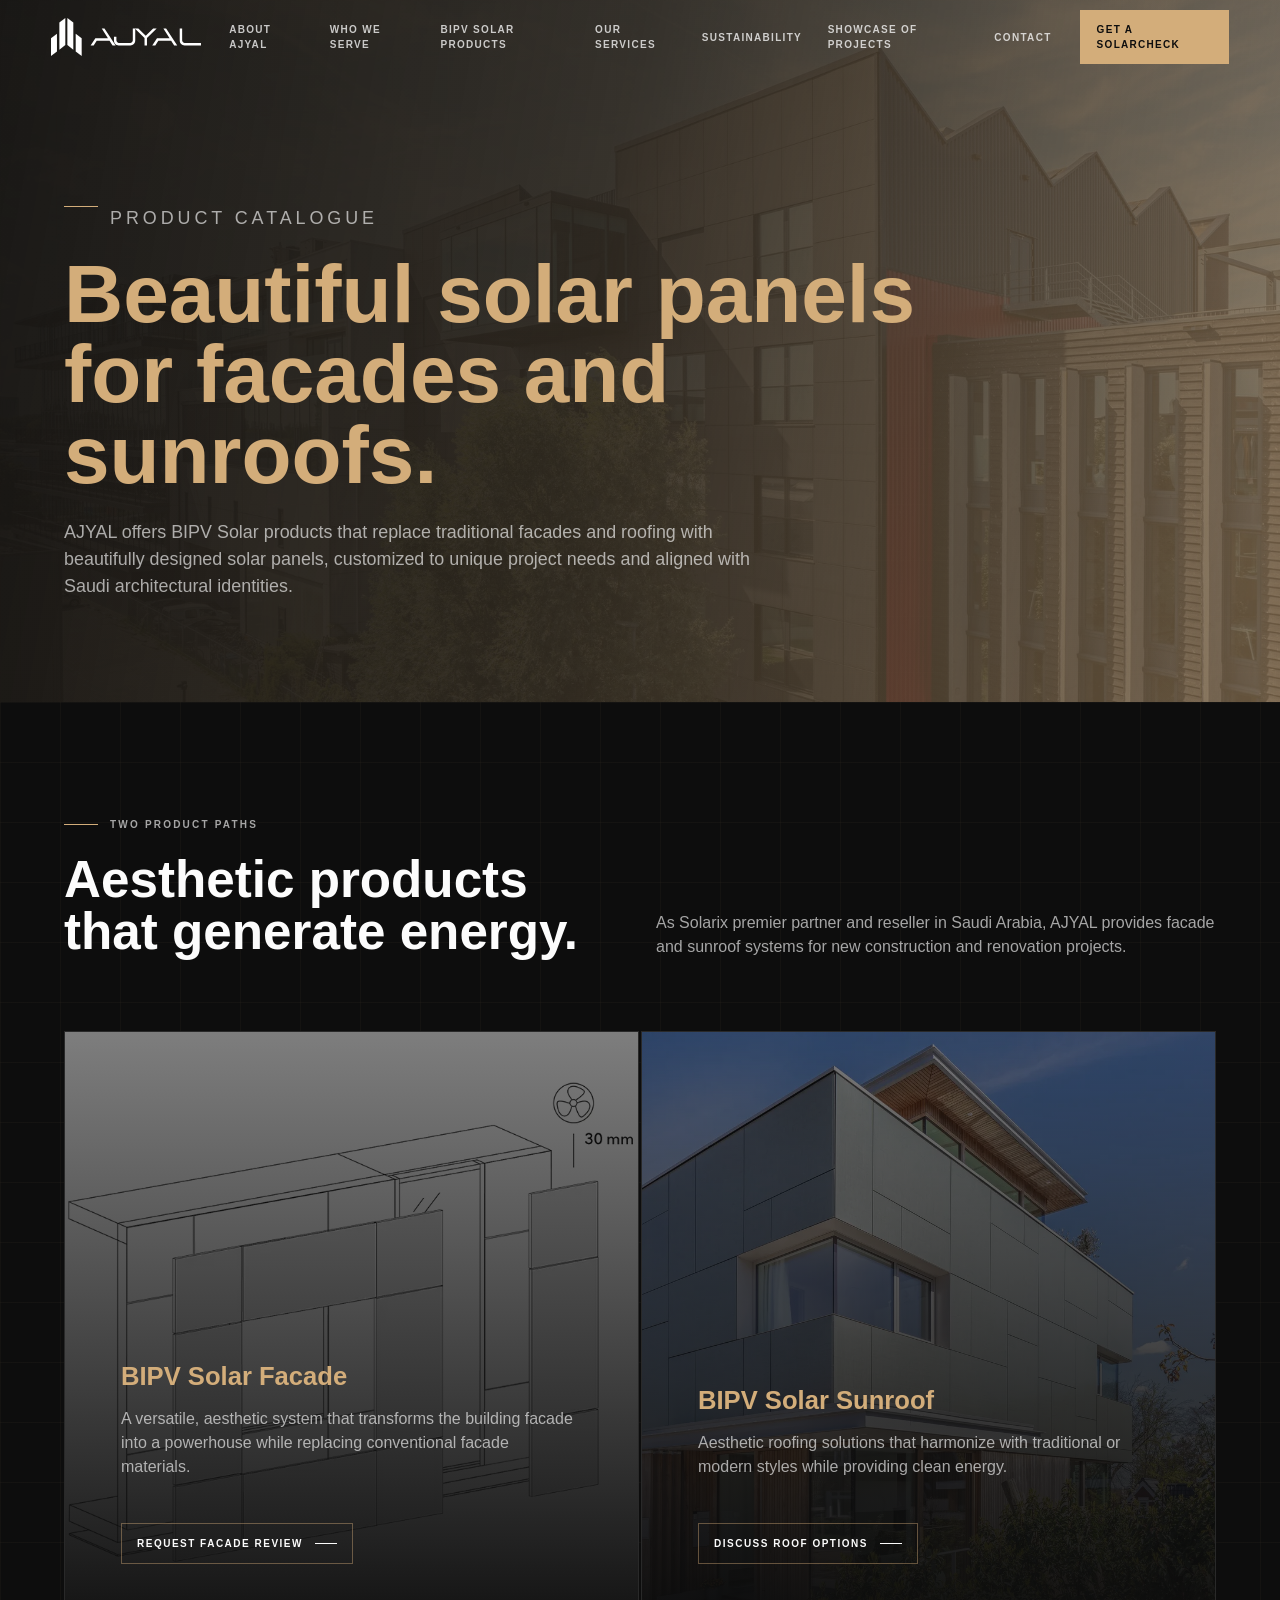
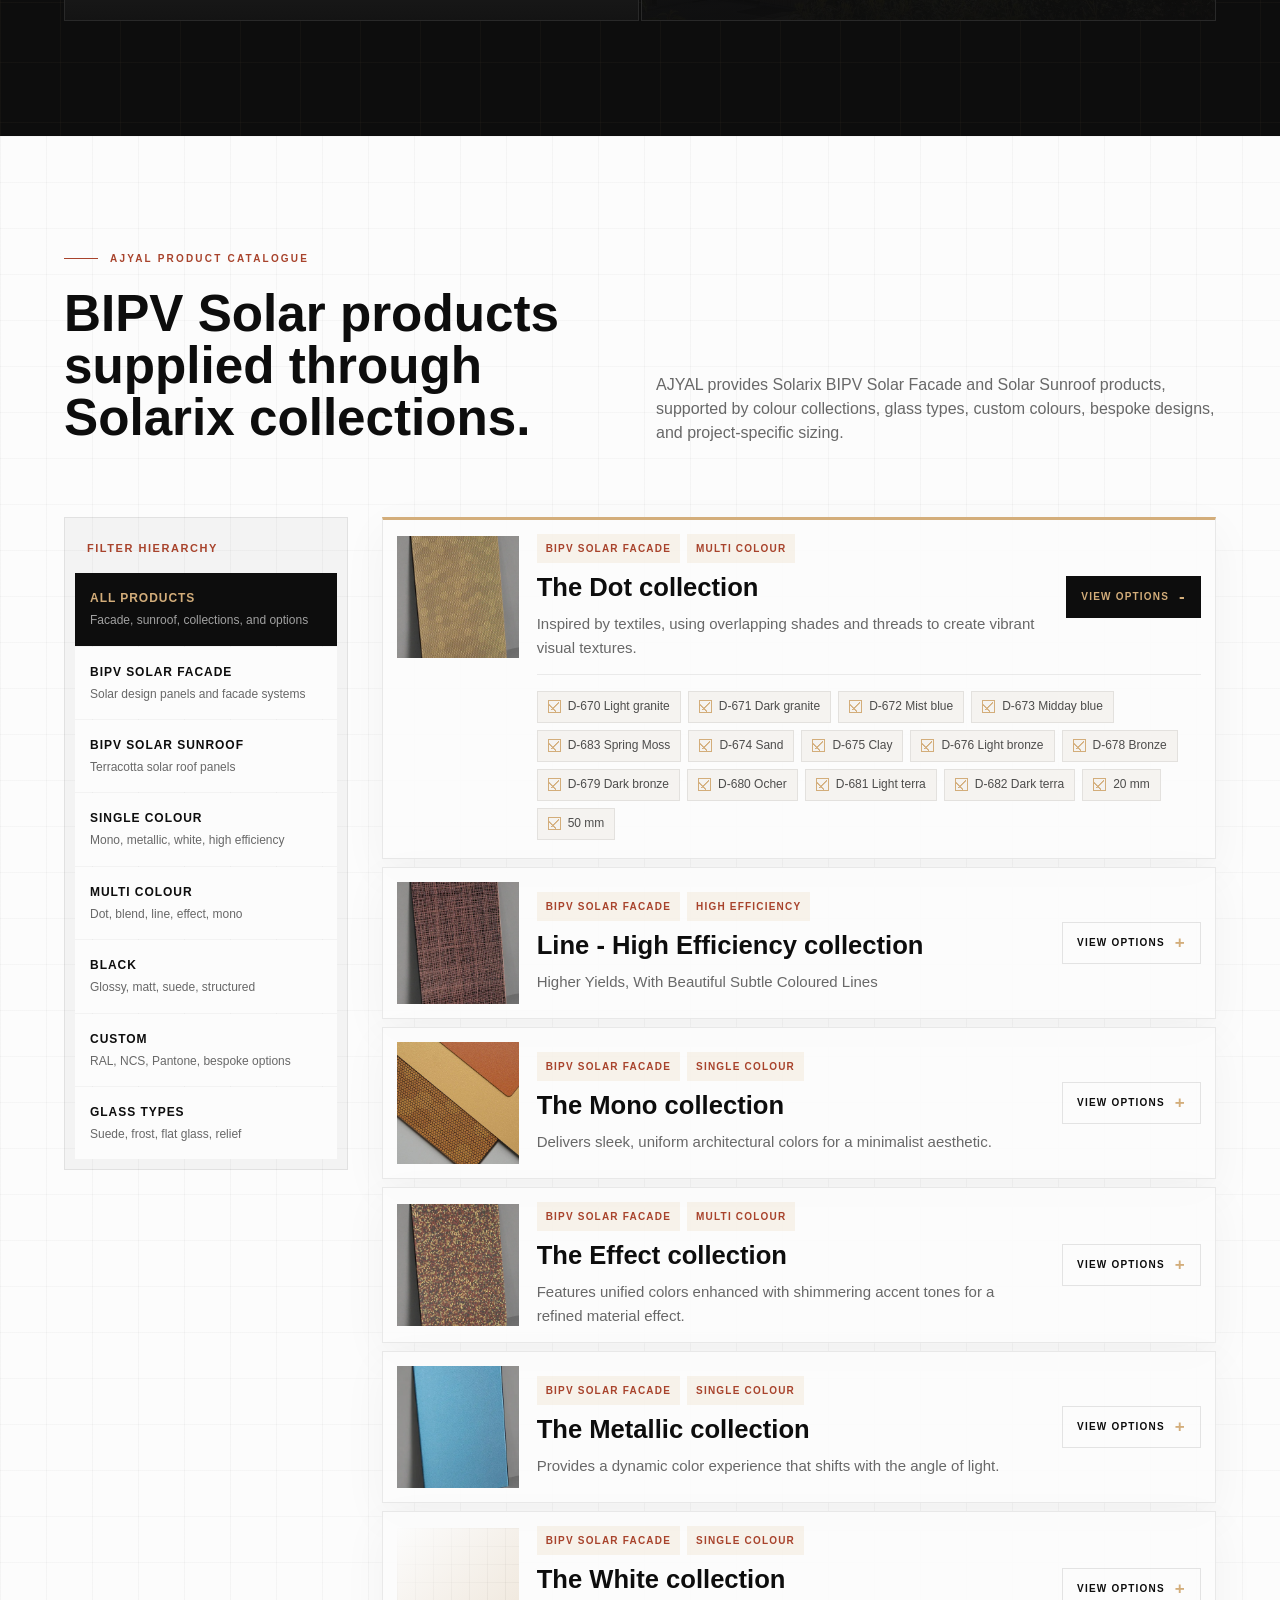
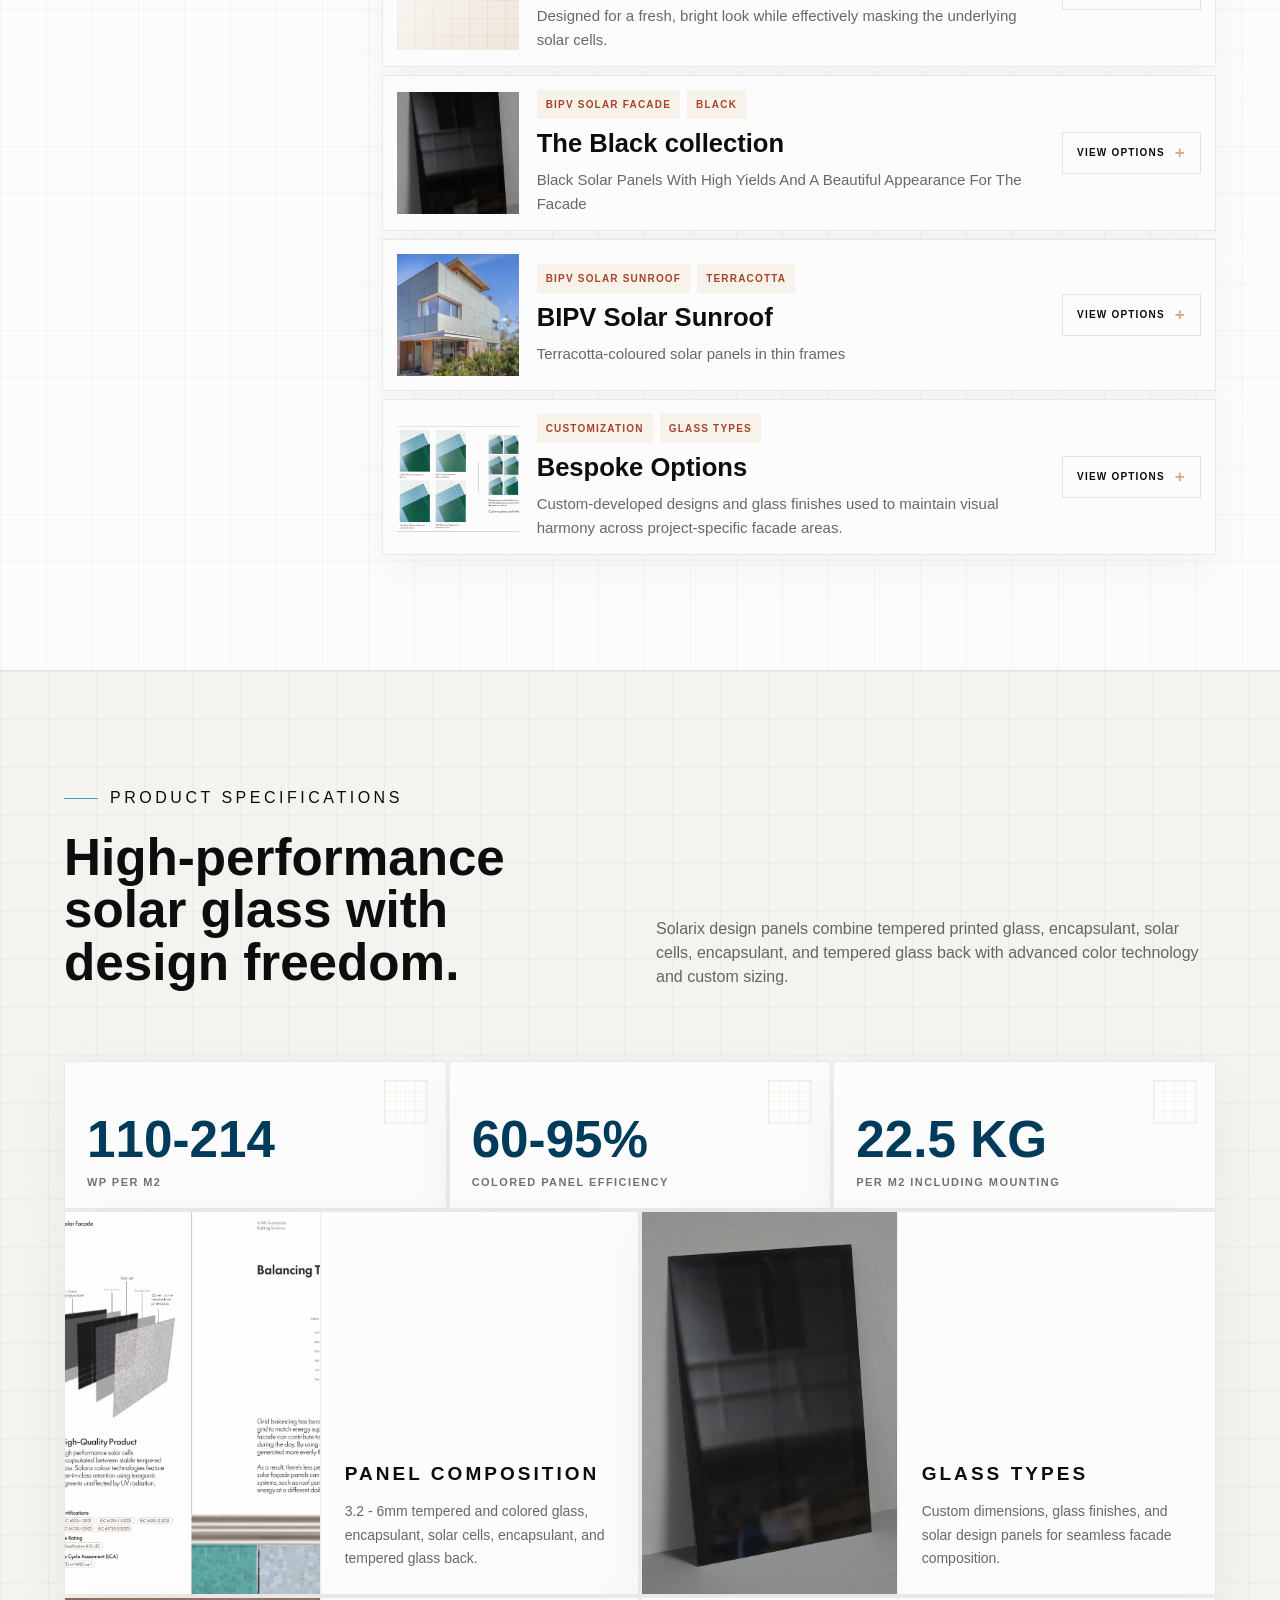
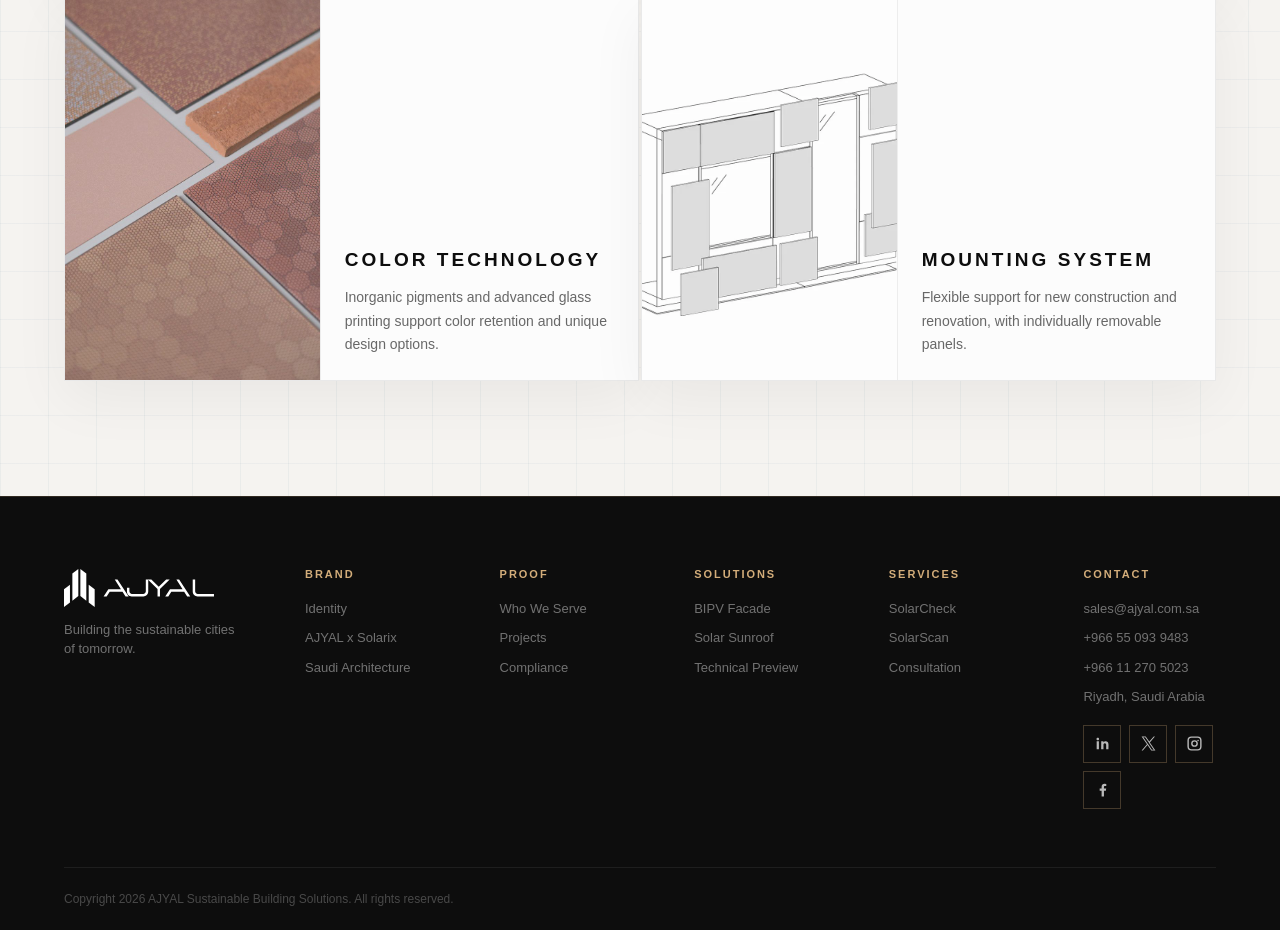
<file: BIPV-Solar-products.html>
<!doctype html>
<html lang="en">
  <head>
    <meta charset="utf-8">
    <meta name="viewport" content="width=device-width, initial-scale=1">
    <title>BIPV Solar Products | AJYAL</title>
    <meta name="description" content="AJYAL BIPV solar facade and solar sunroof products for Saudi buildings, with Solarix design collections, custom colors, and high-performance solar glass.">
    <link rel="stylesheet" href="assets/css/styles.css">
  </head>
  <body>
    <a class="skip-link" href="#main">Skip to content</a>
    <header class="nav" data-nav>
      <div class="nav-inner">
        <a class="brand" href="index.html#top" aria-label="AJYAL homepage"><img class="brand-logo" src="assets/img/ajyal-logotype-white.svg" alt="AJYAL"></a>
        <button class="nav-toggle" type="button" aria-expanded="false" aria-controls="main-menu" data-nav-toggle><span></span><span></span><span class="sr-only">Open menu</span></button>
        <nav class="nav-links" id="main-menu" data-nav-menu aria-label="Main navigation">
          <a href="index.html#identity">About AJYAL</a>
          <a href="index.html#audience">Who We Serve</a>
          <a href="BIPV-Solar-products.html">BIPV Solar Products</a>
          <a href="#">Our Services</a>
          <a href="#">Sustainability</a>
          <a href="#">Showcase of Projects</a>
          <a href="contact.html">Contact</a>
          <div class="nav-socials" aria-label="AJYAL social links">
            <a href="https://www.linkedin.com/company/ajyal-trading-co-%D8%A7%D8%AC%D9%8A%D8%A7%D9%84-%D8%A7%D9%84%D8%AA%D9%88%D8%B1%D9%8A%D8%AF-%D8%A7%D9%84%D8%AA%D8%AC%D8%A7%D8%B1%D9%8A%D8%A9/?originalSubdomain=sa" aria-label="LinkedIn" target="_blank" rel="noopener noreferrer"><svg viewBox="0 0 24 24" aria-hidden="true"><path d="M6.94 8.98H3.76V20h3.18V8.98ZM7.2 5.58c0-1.02-.82-1.8-1.84-1.8s-1.84.78-1.84 1.8.81 1.81 1.83 1.81h.02c1.02 0 1.83-.79 1.83-1.81ZM20.48 13.68c0-3.2-1.71-4.69-3.99-4.69-1.84 0-2.66 1.01-3.12 1.72V8.98h-3.18c.04 1.03 0 11.02 0 11.02h3.18v-6.15c0-.33.02-.66.12-.89.26-.66.86-1.34 1.86-1.34 1.31 0 1.84 1 1.84 2.47V20h3.18l.11-6.32Z"/></svg></a>
            <a href="https://x.com/Ajyal_trade" aria-label="Twitter/X" target="_blank" rel="noopener noreferrer"><svg viewBox="0 0 24 24" aria-hidden="true"><path d="M13.86 10.47 21.11 2h-1.72l-6.3 7.35L8.07 2H2.27l7.6 11.12L2.27 22h1.72l6.64-7.75L15.93 22h5.8l-7.87-11.53Zm-2.35 2.74-.77-1.1L4.62 3.3h2.63l4.94 7.1.77 1.1 6.43 9.25h-2.63l-5.25-7.54Z"/></svg></a>
            <a href="https://www.instagram.com/ajyal.trade" aria-label="Instagram" target="_blank" rel="noopener noreferrer"><svg viewBox="0 0 24 24" aria-hidden="true"><path d="M7.7 2h8.6A5.7 5.7 0 0 1 22 7.7v8.6a5.7 5.7 0 0 1-5.7 5.7H7.7A5.7 5.7 0 0 1 2 16.3V7.7A5.7 5.7 0 0 1 7.7 2Zm0 2A3.7 3.7 0 0 0 4 7.7v8.6A3.7 3.7 0 0 0 7.7 20h8.6a3.7 3.7 0 0 0 3.7-3.7V7.7A3.7 3.7 0 0 0 16.3 4H7.7Zm4.3 3.25A4.75 4.75 0 1 1 7.25 12 4.75 4.75 0 0 1 12 7.25Zm0 2A2.75 2.75 0 1 0 14.75 12 2.75 2.75 0 0 0 12 9.25Zm5.05-2.58a1.11 1.11 0 1 1-1.11 1.11 1.11 1.11 0 0 1 1.11-1.11Z"/></svg></a>
            <a href="#" aria-label="Facebook"><svg viewBox="0 0 24 24" aria-hidden="true"><path d="M14.05 22v-8.2h2.75l.41-3.19h-3.16V8.58c0-.92.26-1.55 1.58-1.55h1.69V4.18A22.67 22.67 0 0 0 14.86 4c-2.44 0-4.11 1.49-4.11 4.22v2.39H8v3.19h2.75V22h3.3Z"/></svg></a>
          </div>
        </nav>
        <a class="nav-cta" href="contact.html">Get a SolarCheck</a>
      </div>
    </header>

    <main id="main">
      <section class="page-hero page-hero-products dark" id="top" aria-labelledby="page-title">
        <div class="page-hero-media" aria-hidden="true"><img src="assets/img/project-loft-office.jpg" alt=""></div>
        <div class="page-hero-inner reveal">
          <div class="section-label"><span></span><p>Product Catalogue</p></div>
          <h1 id="page-title">Beautiful solar panels for facades and sunroofs.</h1>
          <p>AJYAL offers BIPV Solar products that replace traditional facades and roofing with beautifully designed solar panels, customized to unique project needs and aligned with Saudi architectural identities.</p>
        </div>
      </section>

      <section class="section dark solutions" aria-labelledby="catalogue-title">
        <div class="section-heading reveal">
          <div>
            <div class="section-label"><span></span><p>Two Product Paths</p></div>
            <h2 id="catalogue-title">Aesthetic products that generate energy.</h2>
          </div>
          <p>As Solarix premier partner and reseller in Saudi Arabia, AJYAL provides facade and sunroof systems for new construction and renovation projects.</p>
        </div>
        <div class="solution-grid">
          <article class="solution-card reveal" id="facade">
            <img src="assets/img/solution-solar-facade.webp" alt="BIPV solar facade product reference">
            <div>
              <h3>BIPV Solar Facade</h3>
              <p>A versatile, aesthetic system that transforms the building facade into a powerhouse while replacing conventional facade materials.</p>
              <a class="solution-link" href="contact.html">Request facade review</a>
            </div>
          </article>
          <article class="solution-card reveal" id="sunroof">
            <img src="assets/img/solution-solar-sunroof.webp" alt="BIPV solar sunroof product reference">
            <div>
              <h3>BIPV Solar Sunroof</h3>
              <p>Aesthetic roofing solutions that harmonize with traditional or modern styles while providing clean energy.</p>
              <a class="solution-link" href="contact.html">Discuss roof options</a>
            </div>
          </article>
        </div>
      </section>

      <section class="section design product-catalogue" aria-labelledby="collections-title">
        <div class="section-heading reveal">
          <div>
            <div class="section-label copper"><span></span><p>AJYAL Product Catalogue</p></div>
            <h2 id="collections-title">BIPV Solar products supplied through Solarix collections.</h2>
          </div>
          <p>AJYAL provides Solarix BIPV Solar Facade and Solar Sunroof products, supported by colour collections, glass types, custom colours, bespoke designs, and project-specific sizing.</p>
        </div>
        <div class="catalogue-browser reveal">
          <aside class="catalogue-filter-panel" aria-label="Catalogue filters">
            <span>Filter hierarchy</span>
            <button class="catalogue-filter is-active" type="button" aria-pressed="true" data-catalogue-filter="all"><strong>All products</strong><small>Facade, sunroof, collections, and options</small></button>
            <button class="catalogue-filter" type="button" aria-pressed="false" data-catalogue-filter="facade"><strong>BIPV Solar Facade</strong><small>Solar design panels and facade systems</small></button>
            <button class="catalogue-filter" type="button" aria-pressed="false" data-catalogue-filter="sunroof"><strong>BIPV Solar Sunroof</strong><small>Terracotta solar roof panels</small></button>
            <button class="catalogue-filter" type="button" aria-pressed="false" data-catalogue-filter="single"><strong>Single colour</strong><small>Mono, metallic, white, high efficiency</small></button>
            <button class="catalogue-filter" type="button" aria-pressed="false" data-catalogue-filter="multi"><strong>Multi colour</strong><small>Dot, blend, line, effect, mono</small></button>
            <button class="catalogue-filter" type="button" aria-pressed="false" data-catalogue-filter="black"><strong>Black</strong><small>Glossy, matt, suede, structured</small></button>
            <button class="catalogue-filter" type="button" aria-pressed="false" data-catalogue-filter="custom"><strong>Custom</strong><small>RAL, NCS, Pantone, bespoke options</small></button>
            <button class="catalogue-filter" type="button" aria-pressed="false" data-catalogue-filter="glass"><strong>Glass types</strong><small>Suede, frost, flat glass, relief</small></button>
          </aside>
          <div class="catalogue-list" aria-live="polite" data-catalogue-list>
            <details class="catalogue-item is-featured" data-catalogue-item data-catalogue-groups="facade multi custom" open>
              <summary class="catalogue-summary">
                <span class="catalogue-media"><span class="pattern dots"></span></span>
                <span class="catalogue-copy">
                  <span class="catalogue-meta"><span>BIPV Solar Facade</span><span>Multi colour</span></span>
                  <span class="catalogue-title">The Dot collection</span>
                  <span class="catalogue-description">Inspired by textiles, using overlapping shades and threads to create vibrant visual textures.</span>
                </span>
                <span class="catalogue-toggle">View options</span>
              </summary>
              <div class="catalogue-detail">
                <div class="check-group" aria-label="The Dot collection options">
                  <span>D-670 Light granite</span><span>D-671 Dark granite</span><span>D-672 Mist blue</span><span>D-673 Midday blue</span><span>D-683 Spring Moss</span><span>D-674 Sand</span><span>D-675 Clay</span><span>D-676 Light bronze</span><span>D-678 Bronze</span><span>D-679 Dark bronze</span><span>D-680 Ocher</span><span>D-681 Light terra</span><span>D-682 Dark terra</span><span>20 mm</span><span>50 mm</span>
                </div>
              </div>
            </details>
            <details class="catalogue-item" data-catalogue-item data-catalogue-groups="facade multi single">
              <summary class="catalogue-summary">
                <span class="catalogue-media"><span class="pattern lines"></span></span>
                <span class="catalogue-copy">
                  <span class="catalogue-meta"><span>BIPV Solar Facade</span><span>High efficiency</span></span>
                  <span class="catalogue-title">Line - High Efficiency collection</span>
                  <span class="catalogue-description">Higher Yields, With Beautiful Subtle Coloured Lines</span>
                </span>
                <span class="catalogue-toggle">View options</span>
              </summary>
              <div class="catalogue-detail">
                <div class="check-group" aria-label="Line - High Efficiency collection options">
                  <span>LH-221 Light granite</span><span>LH-222 Dark granite</span><span>LH-223 Mist blue</span><span>LH-224 Midday blue</span><span>LH-233 Spring Moss</span><span>LH-225 Sand</span><span>LH-226 Clay</span><span>LH-227 Light bronze</span><span>LH-228 Bronze</span><span>LH-229 Dark bronze</span><span>LH-230 Ocher</span><span>LH-231 Light terra</span><span>LH-232 Dark terra</span><span>S</span><span>M</span><span>L</span>
                </div>
              </div>
            </details>
            <details class="catalogue-item" data-catalogue-item data-catalogue-groups="facade single multi">
              <summary class="catalogue-summary">
                <span class="catalogue-media"><span class="pattern earth"></span></span>
                <span class="catalogue-copy">
                  <span class="catalogue-meta"><span>BIPV Solar Facade</span><span>Single colour</span></span>
                  <span class="catalogue-title">The Mono collection</span>
                  <span class="catalogue-description">Delivers sleek, uniform architectural colors for a minimalist aesthetic.</span>
                </span>
                <span class="catalogue-toggle">View options</span>
              </summary>
              <div class="catalogue-detail">
                <div class="check-group" aria-label="The Mono collection options">
                  <span>M-636 Light granite</span><span>M-637 Dark granite</span><span>M-638 Mist blue</span><span>M-639 Midday blue</span><span>M-648 Spring Moss</span><span>M-640 Sand</span><span>M-641 Clay</span><span>M-642 Light bronze</span><span>M-643 Bronze</span><span>M-644 Dark bronze</span><span>M-645 Ocher</span><span>M-646 Light terra</span><span>M-647 Dark terra</span>
                </div>
              </div>
            </details>
            <details class="catalogue-item" data-catalogue-item data-catalogue-groups="facade multi">
              <summary class="catalogue-summary">
                <span class="catalogue-media"><span class="pattern bespoke"></span></span>
                <span class="catalogue-copy">
                  <span class="catalogue-meta"><span>BIPV Solar Facade</span><span>Multi colour</span></span>
                  <span class="catalogue-title">The Effect collection</span>
                  <span class="catalogue-description">Features unified colors enhanced with shimmering accent tones for a refined material effect.</span>
                </span>
                <span class="catalogue-toggle">View options</span>
              </summary>
              <div class="catalogue-detail">
                <div class="check-group" aria-label="The Effect collection options">
                  <span>E-214 Light granite</span><span>E-621 Dark granite</span><span>E-622 Mist blue</span><span>E-623 Midday blue</span><span>E-632 Spring Moss</span><span>E-624 Sand</span><span>E-625 Clay</span><span>E-626 Light bronze</span><span>E-627 Bronze</span><span>E-628 Dark bronze</span><span>E-629 Ocher</span><span>E-630 Light terra</span><span>E-631 Dark terra</span>
                </div>
              </div>
            </details>
            <details class="catalogue-item" data-catalogue-item data-catalogue-groups="facade single">
              <summary class="catalogue-summary">
                <span class="catalogue-media"><span class="pattern metallic"></span></span>
                <span class="catalogue-copy">
                  <span class="catalogue-meta"><span>BIPV Solar Facade</span><span>Single colour</span></span>
                  <span class="catalogue-title">The Metallic collection</span>
                  <span class="catalogue-description">Provides a dynamic color experience that shifts with the angle of light.</span>
                </span>
                <span class="catalogue-toggle">View options</span>
              </summary>
              <div class="catalogue-detail">
                <div class="check-group" aria-label="The Metallic collection options">
                  <span>ME-865 Window grey</span><span>ME-864 Silver grey</span><span>ME-866 Telegrey</span><span>ME-867 Dark grey</span><span>ME-854 Pastel blue</span><span>ME-852 Sea blue</span><span>ME-874 Bright deep blue</span><span>ME-879 Gentian blue</span><span>ME-886 Sapphire blue</span><span>ME-894 Slate grey</span><span>ME-851 Golden</span><span>ME-850 Light champagne</span><span>ME-844 Champagne</span><span>ME-845 Bronze</span><span>ME-T-2-895 Terracotta</span><span>ME-T-5-897 Dark terracotta</span><span>ME-890 Purple pink</span><span>ME-882 Light amaranth red</span><span>ME-881 Amaranth red</span><span>Full surface colouring</span><span>Hexagon mesh</span>
                </div>
              </div>
            </details>
            <details class="catalogue-item" data-catalogue-item data-catalogue-groups="facade single">
              <summary class="catalogue-summary">
                <span class="catalogue-media"><span class="pattern white-pattern"></span></span>
                <span class="catalogue-copy">
                  <span class="catalogue-meta"><span>BIPV Solar Facade</span><span>Single colour</span></span>
                  <span class="catalogue-title">The White collection</span>
                  <span class="catalogue-description">Designed for a fresh, bright look while effectively masking the underlying solar cells.</span>
                </span>
                <span class="catalogue-toggle">View options</span>
              </summary>
              <div class="catalogue-detail">
                <div class="check-group" aria-label="The White collection options">
                  <span>White full surface W-688</span><span>White W-689</span><span>Full colour</span><span>Standard mesh</span>
                </div>
              </div>
            </details>
            <details class="catalogue-item" data-catalogue-item data-catalogue-groups="facade black">
              <summary class="catalogue-summary">
                <span class="catalogue-media"><span class="pattern black-pattern"></span></span>
                <span class="catalogue-copy">
                  <span class="catalogue-meta"><span>BIPV Solar Facade</span><span>Black</span></span>
                  <span class="catalogue-title">The Black collection</span>
                  <span class="catalogue-description">Black Solar Panels With High Yields And A Beautiful Appearance For The Facade</span>
                </span>
                <span class="catalogue-toggle">View options</span>
              </summary>
              <div class="catalogue-detail">
                <div class="check-group" aria-label="The Black collection options">
                  <span>Glossy</span><span>Matt</span><span>Suede</span><span>Structured</span>
                </div>
              </div>
            </details>
            <details class="catalogue-item" data-catalogue-item data-catalogue-groups="sunroof single">
              <summary class="catalogue-summary">
                <span class="catalogue-media"><img src="assets/img/solution-solar-sunroof.webp" alt="Terracotta BIPV solar sunroof product"></span>
                <span class="catalogue-copy">
                  <span class="catalogue-meta"><span>BIPV Solar Sunroof</span><span>Terracotta</span></span>
                  <span class="catalogue-title">BIPV Solar Sunroof</span>
                  <span class="catalogue-description">Terracotta-coloured solar panels in thin frames</span>
                </span>
                <span class="catalogue-toggle">View options</span>
              </summary>
              <div class="catalogue-detail">
                <div class="check-group" aria-label="BIPV Solar Sunroof options">
                  <span>Half-cell N-type Terra module</span><span>355Wp</span><span>Terra-5</span><span>1722 x 1134 x 30 mm</span><span>Glass-backsheet, with coloured frame</span>
                </div>
              </div>
            </details>
            <details class="catalogue-item" data-catalogue-item data-catalogue-groups="facade custom glass">
              <summary class="catalogue-summary">
                <span class="catalogue-media"><img src="assets/img/glass-types.png" alt="Solarix glass type options"></span>
                <span class="catalogue-copy">
                  <span class="catalogue-meta"><span>Customization</span><span>Glass types</span></span>
                  <span class="catalogue-title">Bespoke Options</span>
                  <span class="catalogue-description">Custom-developed designs and glass finishes used to maintain visual harmony across project-specific facade areas.</span>
                </span>
                <span class="catalogue-toggle">View options</span>
              </summary>
              <div class="catalogue-detail">
                <div class="check-group" aria-label="Bespoke and glass type options">
                  <span>Custom colours</span><span>RAL, NCS, Pantone</span><span>Custom designs</span><span>Standard & custom sizes</span><span>Various surface treatments</span><span>Range of colours & patterns</span><span>Suede | Semi-mat appearance</span><span>Frost | Matte appearance</span><span>Flat glass | Glossy or Semi-mat</span><span>Relief | Semi-mat appearance</span>
                </div>
              </div>
            </details>
          </div>
        </div>
      </section>

      <section class="section technical product-spec-section" id="specifications" aria-labelledby="spec-title">
        <div class="section-heading reveal">
          <div>
            <div class="section-label blue"><span></span><p>Product Specifications</p></div>
            <h2 id="spec-title">High-performance solar glass with design freedom.</h2>
          </div>
          <p>Solarix design panels combine tempered printed glass, encapsulant, solar cells, encapsulant, and tempered glass back with advanced color technology and custom sizing.</p>
        </div>
        <div class="spec-strip product-spec-grid reveal">
          <article class="product-spec-card"><strong>110-214</strong><span>Wp per m2</span></article>
          <article class="product-spec-card"><strong>60-95%</strong><span>colored panel efficiency</span></article>
          <article class="product-spec-card"><strong>22.5 kg</strong><span>per m2 including mounting</span></article>
        </div>
        <div class="product-detail-grid subpage-tech-grid">
          <article class="tech-card product-detail-card reveal"><img src="assets/img/panel-composition-specs.png" alt="Solar panel composition specification"><div><strong>Panel Composition</strong><span>3.2 - 6mm tempered and colored glass, encapsulant, solar cells, encapsulant, and tempered glass back.</span></div></article>
          <article class="tech-card product-detail-card reveal"><img src="assets/img/collection-black.webp" alt="Solarix glass type options"><div><strong>Glass Types</strong><span>Custom dimensions, glass finishes, and solar design panels for seamless facade composition.</span></div></article>
          <article class="tech-card product-detail-card reveal"><img src="assets/img/Solarix makes coloured solar panels for the masses.jpg" alt="Solarix color technology"><div><strong>Color Technology</strong><span>Inorganic pigments and advanced glass printing support color retention and unique design options.</span></div></article>
          <article class="tech-card product-detail-card reveal"><img src="assets/img/technical-facade-visual.webp" alt="Solarix mounting system"><div><strong>Mounting System</strong><span>Flexible support for new construction and renovation, with individually removable panels.</span></div></article>
        </div>
      </section>
    </main>

    <footer class="footer" id="contact">
      <div class="footer-grid">
        <div><a class="brand" href="index.html#top" aria-label="AJYAL homepage"><img class="brand-logo brand-logo-footer" src="assets/img/ajyal-logotype-white.svg" alt="AJYAL"></a><p>Building the sustainable cities of tomorrow.</p></div>
        <div><h3>Brand</h3><a href="index.html#identity">Identity</a><a href="index.html#partner">AJYAL x Solarix</a><a href="index.html#architecture">Saudi Architecture</a></div>
        <div><h3>Proof</h3><a href="index.html#audience">Who We Serve</a><a href="#">Projects</a><a href="#">Compliance</a></div>
        <div><h3>Solutions</h3><a href="BIPV-Solar-products.html#facade">BIPV Facade</a><a href="BIPV-Solar-products.html#sunroof">Solar Sunroof</a><a href="#">Technical Preview</a></div>
        <div><h3>Services</h3><a href="#">SolarCheck</a><a href="#">SolarScan</a><a href="contact.html">Consultation</a></div>
        <div><h3>Contact</h3><a href="mailto:sales@ajyal.com.sa">sales@ajyal.com.sa</a><a href="tel:+966550939483">+966 55 093 9483</a><a href="tel:+966112705023">+966 11 270 5023</a><span class="footer-location">Riyadh, Saudi Arabia</span><div class="footer-socials" aria-label="AJYAL social links"><a href="https://www.linkedin.com/company/ajyal-trading-co-%D8%A7%D8%AC%D9%8A%D8%A7%D9%84-%D8%A7%D9%84%D8%AA%D9%88%D8%B1%D9%8A%D8%AF-%D8%A7%D9%84%D8%AA%D8%AC%D8%A7%D8%B1%D9%8A%D8%A9/?originalSubdomain=sa" aria-label="LinkedIn" target="_blank" rel="noopener noreferrer"><svg viewBox="0 0 24 24" aria-hidden="true"><path d="M6.94 8.98H3.76V20h3.18V8.98ZM7.2 5.58c0-1.02-.82-1.8-1.84-1.8s-1.84.78-1.84 1.8.81 1.81 1.83 1.81h.02c1.02 0 1.83-.79 1.83-1.81ZM20.48 13.68c0-3.2-1.71-4.69-3.99-4.69-1.84 0-2.66 1.01-3.12 1.72V8.98h-3.18c.04 1.03 0 11.02 0 11.02h3.18v-6.15c0-.33.02-.66.12-.89.26-.66.86-1.34 1.86-1.34 1.31 0 1.84 1 1.84 2.47V20h3.18l.11-6.32Z"/></svg></a><a href="https://x.com/Ajyal_trade" aria-label="Twitter/X" target="_blank" rel="noopener noreferrer"><svg viewBox="0 0 24 24" aria-hidden="true"><path d="M13.86 10.47 21.11 2h-1.72l-6.3 7.35L8.07 2H2.27l7.6 11.12L2.27 22h1.72l6.64-7.75L15.93 22h5.8l-7.87-11.53Zm-2.35 2.74-.77-1.1L4.62 3.3h2.63l4.94 7.1.77 1.1 6.43 9.25h-2.63l-5.25-7.54Z"/></svg></a><a href="https://www.instagram.com/ajyal.trade" aria-label="Instagram" target="_blank" rel="noopener noreferrer"><svg viewBox="0 0 24 24" aria-hidden="true"><path d="M7.7 2h8.6A5.7 5.7 0 0 1 22 7.7v8.6a5.7 5.7 0 0 1-5.7 5.7H7.7A5.7 5.7 0 0 1 2 16.3V7.7A5.7 5.7 0 0 1 7.7 2Zm0 2A3.7 3.7 0 0 0 4 7.7v8.6A3.7 3.7 0 0 0 7.7 20h8.6a3.7 3.7 0 0 0 3.7-3.7V7.7A3.7 3.7 0 0 0 16.3 4H7.7Zm4.3 3.25A4.75 4.75 0 1 1 7.25 12 4.75 4.75 0 0 1 12 7.25Zm0 2A2.75 2.75 0 1 0 14.75 12 2.75 2.75 0 0 0 12 9.25Zm5.05-2.58a1.11 1.11 0 1 1-1.11 1.11 1.11 1.11 0 0 1 1.11-1.11Z"/></svg></a><a href="#" aria-label="Facebook"><svg viewBox="0 0 24 24" aria-hidden="true"><path d="M14.05 22v-8.2h2.75l.41-3.19h-3.16V8.58c0-.92.26-1.55 1.58-1.55h1.69V4.18A22.67 22.67 0 0 0 14.86 4c-2.44 0-4.11 1.49-4.11 4.22v2.39H8v3.19h2.75V22h3.3Z"/></svg></a></div></div>
      </div>
      <div class="footer-bottom"><span>Copyright 2026 AJYAL Sustainable Building Solutions. All rights reserved.</span></div>
    </footer>
    <script src="assets/js/main.js"></script>
  </body>
</html>
</file>
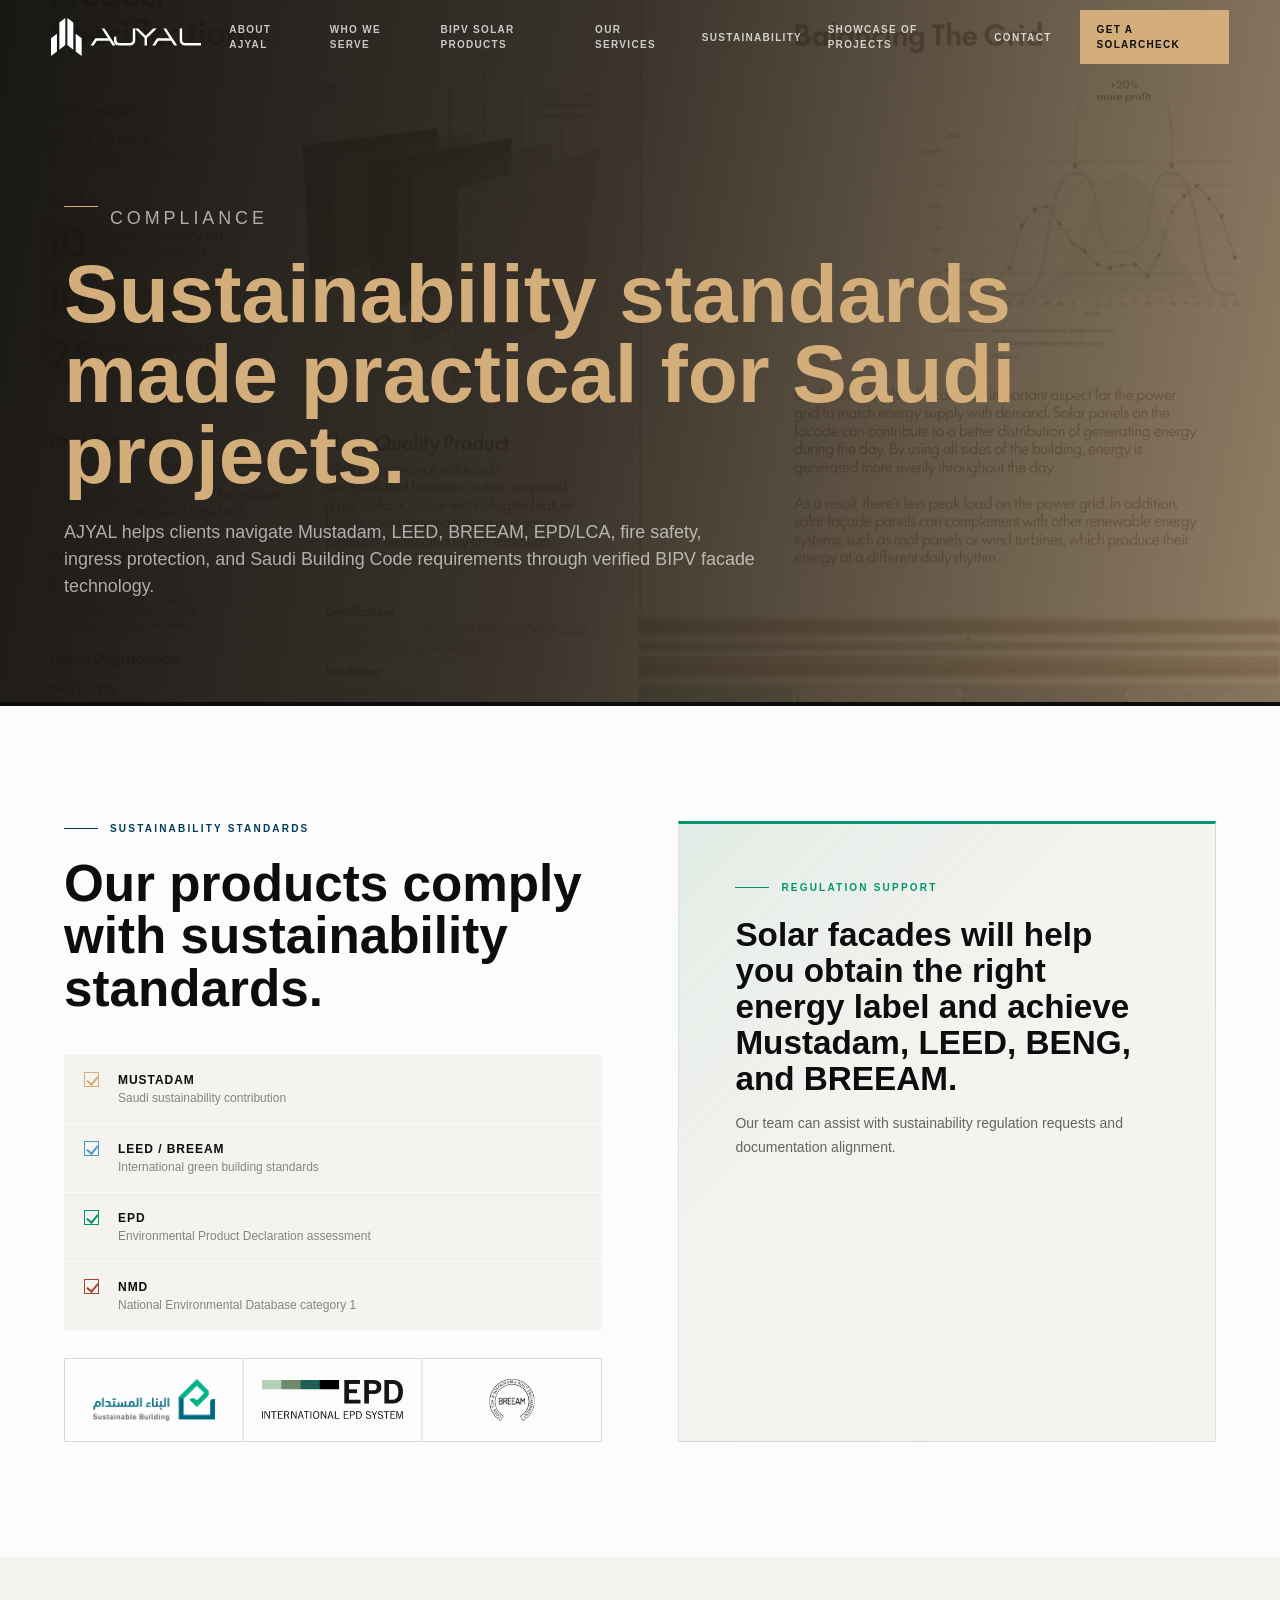
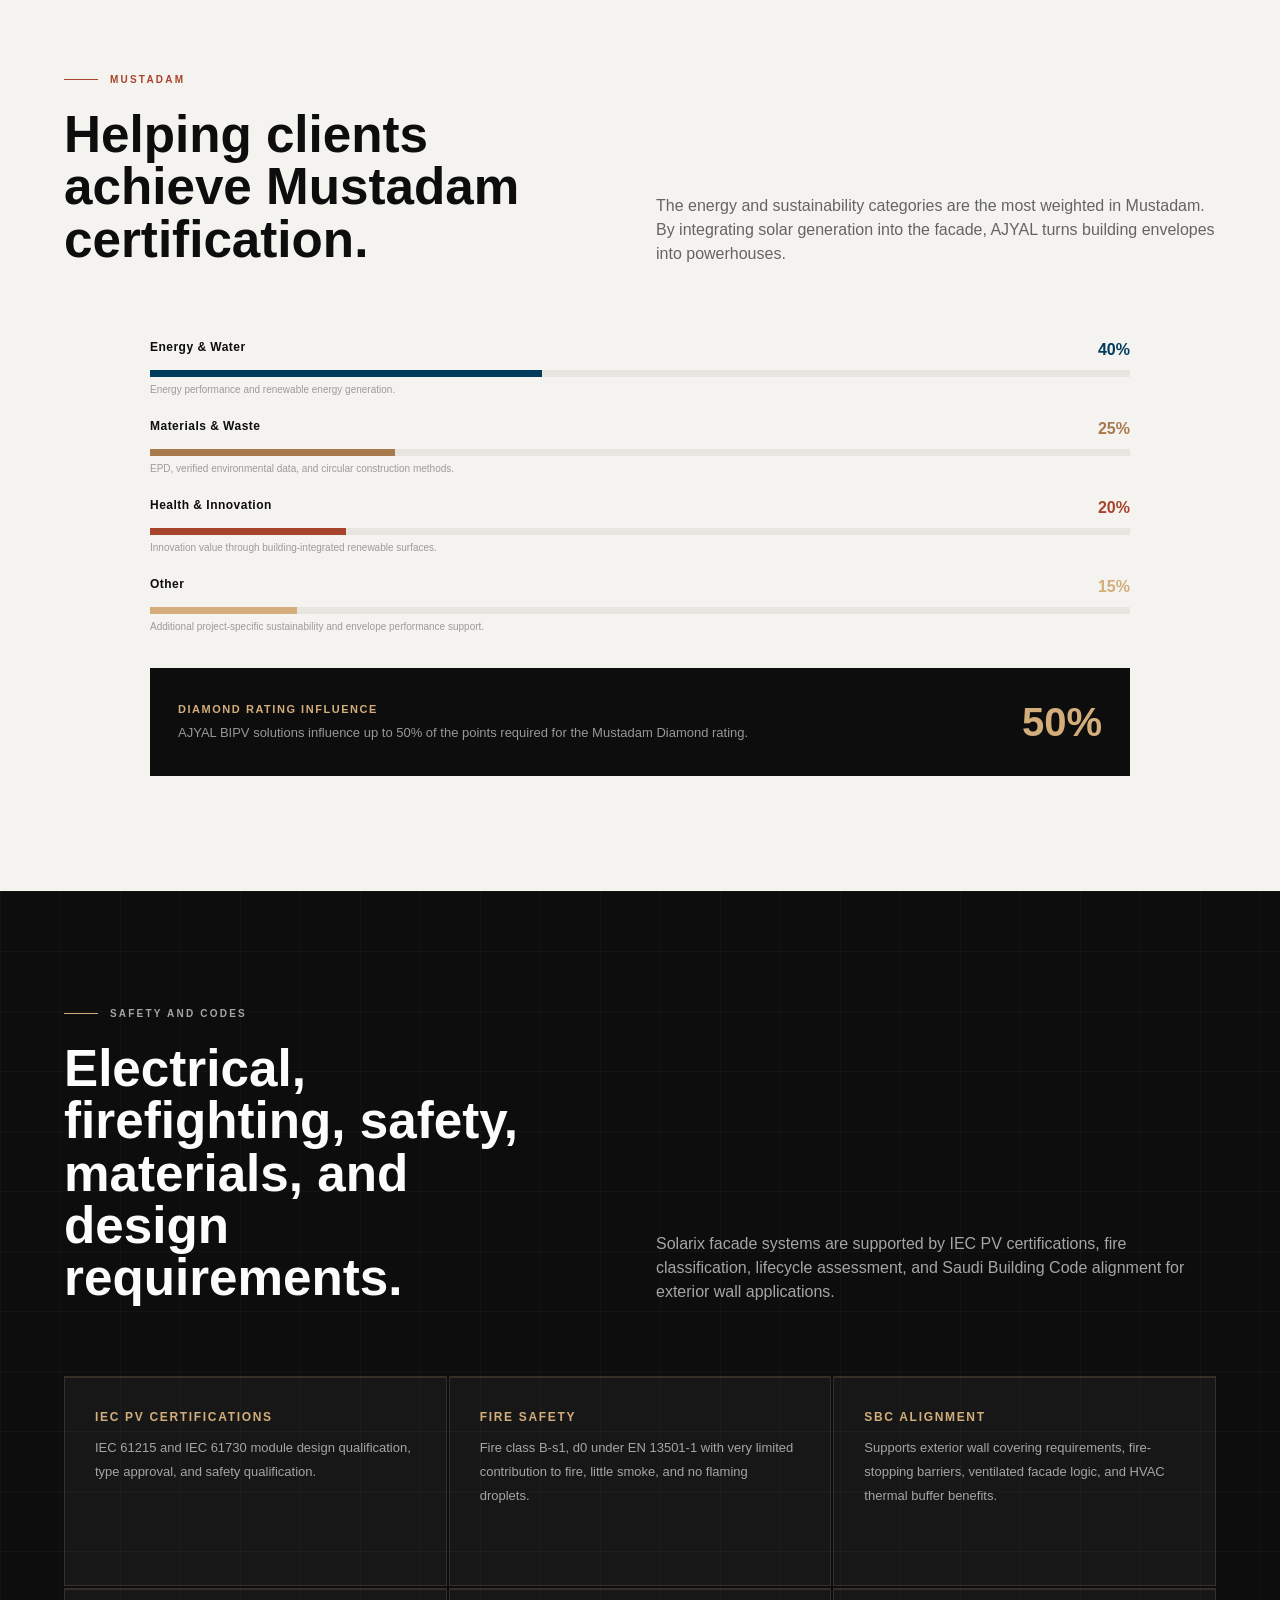
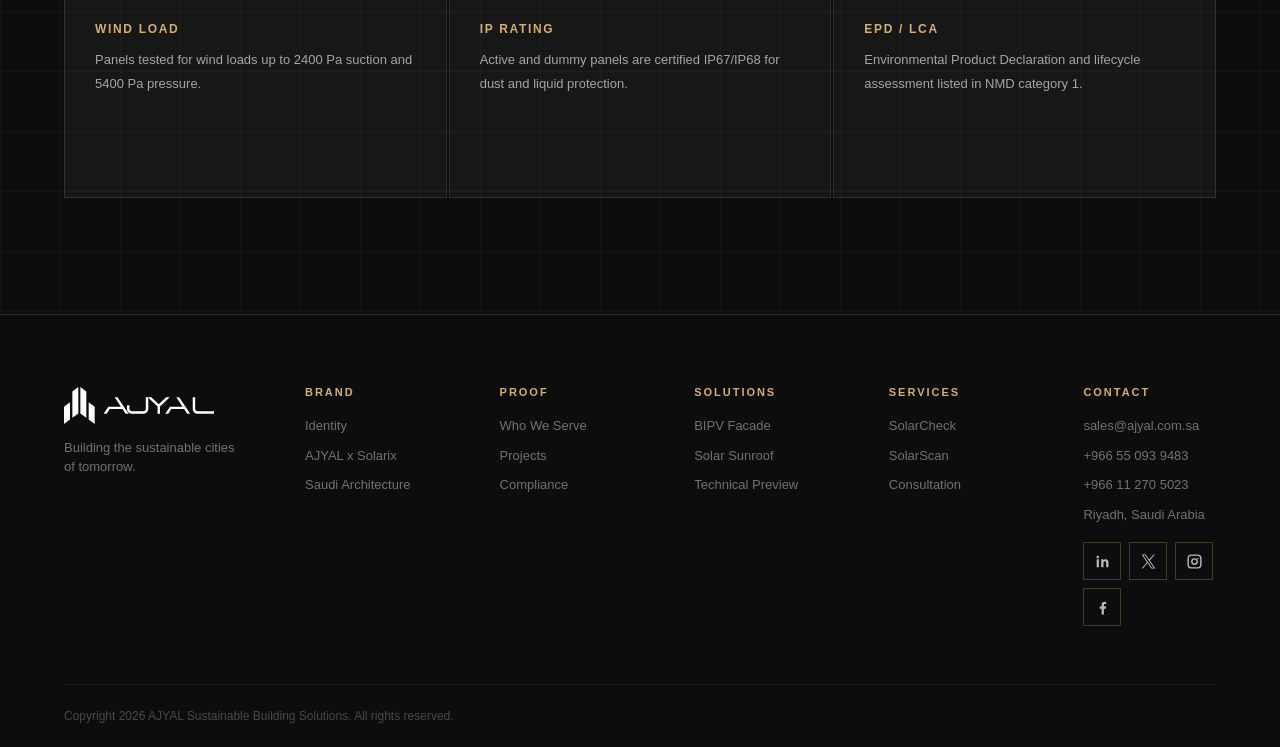
<file: compliance.html>
<!doctype html>
<html lang="en">
  <head>
    <meta charset="utf-8">
    <meta name="viewport" content="width=device-width, initial-scale=1">
    <title>Compliance And Mustadam | AJYAL</title>
    <meta name="description" content="AJYAL BIPV solutions support Mustadam, LEED, BREEAM, EPD, LCA, IEC, fire rating, IP67/IP68, and Saudi Building Code alignment.">
    <link rel="stylesheet" href="assets/css/styles.css">
  </head>
  <body>
    <a class="skip-link" href="#main">Skip to content</a>
    <header class="nav" data-nav><div class="nav-inner"><a class="brand" href="index.html#top" aria-label="AJYAL homepage"><img class="brand-logo" src="assets/img/ajyal-logotype-white.svg" alt="AJYAL"></a><button class="nav-toggle" type="button" aria-expanded="false" aria-controls="main-menu" data-nav-toggle><span></span><span></span><span class="sr-only">Open menu</span></button><nav class="nav-links" id="main-menu" data-nav-menu aria-label="Main navigation"><a href="index.html#identity">About AJYAL</a><a href="index.html#audience">Who We Serve</a><a href="BIPV-Solar-products.html">BIPV Solar Products</a><a href="our-services.html">Our Services</a><a href="compliance.html">Sustainability</a><a href="projects.html">Showcase of Projects</a><a href="contact.html">Contact</a><div class="nav-socials" aria-label="AJYAL social links"><a href="https://www.linkedin.com/company/ajyal-trading-co-%D8%A7%D8%AC%D9%8A%D8%A7%D9%84-%D8%A7%D9%84%D8%AA%D9%88%D8%B1%D9%8A%D8%AF-%D8%A7%D9%84%D8%AA%D8%AC%D8%A7%D8%B1%D9%8A%D8%A9/?originalSubdomain=sa" aria-label="LinkedIn" target="_blank" rel="noopener noreferrer"><svg viewBox="0 0 24 24" aria-hidden="true"><path d="M6.94 8.98H3.76V20h3.18V8.98ZM7.2 5.58c0-1.02-.82-1.8-1.84-1.8s-1.84.78-1.84 1.8.81 1.81 1.83 1.81h.02c1.02 0 1.83-.79 1.83-1.81ZM20.48 13.68c0-3.2-1.71-4.69-3.99-4.69-1.84 0-2.66 1.01-3.12 1.72V8.98h-3.18c.04 1.03 0 11.02 0 11.02h3.18v-6.15c0-.33.02-.66.12-.89.26-.66.86-1.34 1.86-1.34 1.31 0 1.84 1 1.84 2.47V20h3.18l.11-6.32Z"/></svg></a><a href="https://x.com/Ajyal_trade" aria-label="Twitter/X" target="_blank" rel="noopener noreferrer"><svg viewBox="0 0 24 24" aria-hidden="true"><path d="M13.86 10.47 21.11 2h-1.72l-6.3 7.35L8.07 2H2.27l7.6 11.12L2.27 22h1.72l6.64-7.75L15.93 22h5.8l-7.87-11.53Zm-2.35 2.74-.77-1.1L4.62 3.3h2.63l4.94 7.1.77 1.1 6.43 9.25h-2.63l-5.25-7.54Z"/></svg></a><a href="https://www.instagram.com/ajyal.trade" aria-label="Instagram" target="_blank" rel="noopener noreferrer"><svg viewBox="0 0 24 24" aria-hidden="true"><path d="M7.7 2h8.6A5.7 5.7 0 0 1 22 7.7v8.6a5.7 5.7 0 0 1-5.7 5.7H7.7A5.7 5.7 0 0 1 2 16.3V7.7A5.7 5.7 0 0 1 7.7 2Zm0 2A3.7 3.7 0 0 0 4 7.7v8.6A3.7 3.7 0 0 0 7.7 20h8.6a3.7 3.7 0 0 0 3.7-3.7V7.7A3.7 3.7 0 0 0 16.3 4H7.7Zm4.3 3.25A4.75 4.75 0 1 1 7.25 12 4.75 4.75 0 0 1 12 7.25Zm0 2A2.75 2.75 0 1 0 14.75 12 2.75 2.75 0 0 0 12 9.25Zm5.05-2.58a1.11 1.11 0 1 1-1.11 1.11 1.11 1.11 0 0 1 1.11-1.11Z"/></svg></a><a href="#" aria-label="Facebook"><svg viewBox="0 0 24 24" aria-hidden="true"><path d="M14.05 22v-8.2h2.75l.41-3.19h-3.16V8.58c0-.92.26-1.55 1.58-1.55h1.69V4.18A22.67 22.67 0 0 0 14.86 4c-2.44 0-4.11 1.49-4.11 4.22v2.39H8v3.19h2.75V22h3.3Z"/></svg></a></div></nav><a class="nav-cta" href="contact.html">Get a SolarCheck</a></div></header>

    <main id="main">
      <section class="page-hero page-hero-compliance dark" id="top" aria-labelledby="page-title">
        <div class="page-hero-media" aria-hidden="true"><img src="assets/img/panel-composition-specs.png" alt=""></div>
        <div class="page-hero-inner reveal"><div class="section-label"><span></span><p>Compliance</p></div><h1 id="page-title">Sustainability standards made practical for Saudi projects.</h1><p>AJYAL helps clients navigate Mustadam, LEED, BREEAM, EPD/LCA, fire safety, ingress protection, and Saudi Building Code requirements through verified BIPV facade technology.</p></div>
      </section>

      <section class="section compliance" id="compliance" aria-labelledby="compliance-title">
        <div class="compliance-grid">
          <div class="reveal">
            <div class="section-label blue"><span></span><p>Sustainability Standards</p></div>
            <h2 id="compliance-title">Our products comply with sustainability standards.</h2>
            <div class="cert-list">
              <article style="--accent: #D3AD7A;"><span></span><strong>Mustadam</strong><small>Saudi sustainability contribution</small></article>
              <article style="--accent: #4598C9;"><span></span><strong>LEED / BREEAM</strong><small>International green building standards</small></article>
              <article style="--accent: #00966C;"><span></span><strong>EPD</strong><small>Environmental Product Declaration assessment</small></article>
              <article style="--accent: #A8432C;"><span></span><strong>NMD</strong><small>National Environmental Database category 1</small></article>
            </div>
            <div class="compliance-logos" aria-label="Green building and environmental certification references"><img src="assets/img/logo-mustadam.webp" alt="Mustadam"><img src="assets/img/logo-epd.png" alt="EPD environmental product declaration"><img src="assets/img/logo-breeam.png" alt="BREEAM certification"></div>
          </div>
          <div class="compliance-panel reveal">
            <div class="section-label green"><span></span><p>Regulation Support</p></div>
            <h3>Solar facades will help you obtain the right energy label and achieve Mustadam, LEED, BENG, and BREEAM.</h3>
            <p>Our team can assist with sustainability regulation requests and documentation alignment.</p>
          </div>
        </div>
      </section>

      <section class="section mustadam-section" id="mustadam" aria-labelledby="mustadam-title">
        <div class="section-heading reveal">
          <div><div class="section-label copper"><span></span><p>Mustadam</p></div><h2 id="mustadam-title">Helping clients achieve Mustadam certification.</h2></div>
          <p>The energy and sustainability categories are the most weighted in Mustadam. By integrating solar generation into the facade, AJYAL turns building envelopes into powerhouses.</p>
        </div>
        <div class="mustadam-layout">
          <div class="mustadam-bars reveal">
            <div class="mustadam-row" style="--accent:#013B5C; --value:40%;"><div><strong>Energy & Water</strong><span>40%</span></div><b><i></i></b><small>Energy performance and renewable energy generation.</small></div>
            <div class="mustadam-row" style="--accent:#A9794E; --value:25%;"><div><strong>Materials & Waste</strong><span>25%</span></div><b><i></i></b><small>EPD, verified environmental data, and circular construction methods.</small></div>
            <div class="mustadam-row" style="--accent:#A8432C; --value:20%;"><div><strong>Health & Innovation</strong><span>20%</span></div><b><i></i></b><small>Innovation value through building-integrated renewable surfaces.</small></div>
            <div class="mustadam-row" style="--accent:#D3AD7A; --value:15%;"><div><strong>Other</strong><span>15%</span></div><b><i></i></b><small>Additional project-specific sustainability and envelope performance support.</small></div>
          </div>
          <div class="mustadam-total reveal"><div><strong>Diamond Rating Influence</strong><span>AJYAL BIPV solutions influence up to 50% of the points required for the Mustadam Diamond rating.</span></div><b>50%</b></div>
        </div>
      </section>

      <section class="section dark compliance-proof" aria-labelledby="proof-title">
        <div class="section-heading reveal">
          <div><div class="section-label"><span></span><p>Safety And Codes</p></div><h2 id="proof-title">Electrical, firefighting, safety, materials, and design requirements.</h2></div>
          <p>Solarix facade systems are supported by IEC PV certifications, fire classification, lifecycle assessment, and Saudi Building Code alignment for exterior wall applications.</p>
        </div>
        <div class="benefit-grid">
          <article class="benefit-card reveal"><strong>IEC PV Certifications</strong><span>IEC 61215 and IEC 61730 module design qualification, type approval, and safety qualification.</span></article>
          <article class="benefit-card reveal"><strong>Fire Safety</strong><span>Fire class B-s1, d0 under EN 13501-1 with very limited contribution to fire, little smoke, and no flaming droplets.</span></article>
          <article class="benefit-card reveal"><strong>SBC Alignment</strong><span>Supports exterior wall covering requirements, fire-stopping barriers, ventilated facade logic, and HVAC thermal buffer benefits.</span></article>
          <article class="benefit-card reveal"><strong>Wind Load</strong><span>Panels tested for wind loads up to 2400 Pa suction and 5400 Pa pressure.</span></article>
          <article class="benefit-card reveal"><strong>IP Rating</strong><span>Active and dummy panels are certified IP67/IP68 for dust and liquid protection.</span></article>
          <article class="benefit-card reveal"><strong>EPD / LCA</strong><span>Environmental Product Declaration and lifecycle assessment listed in NMD category 1.</span></article>
        </div>
      </section>
    </main>

    <footer class="footer" id="contact"><div class="footer-grid"><div><a class="brand" href="index.html#top" aria-label="AJYAL homepage"><img class="brand-logo brand-logo-footer" src="assets/img/ajyal-logotype-white.svg" alt="AJYAL"></a><p>Building the sustainable cities of tomorrow.</p></div><div><h3>Brand</h3><a href="index.html#identity">Identity</a><a href="index.html#partner">AJYAL x Solarix</a><a href="index.html#architecture">Saudi Architecture</a></div><div><h3>Proof</h3><a href="index.html#audience">Who We Serve</a><a href="projects.html">Projects</a><a href="compliance.html">Compliance</a></div><div><h3>Solutions</h3><a href="BIPV-Solar-products.html#facade">BIPV Facade</a><a href="BIPV-Solar-products.html#sunroof">Solar Sunroof</a><a href="our-services.html#technical">Technical Preview</a></div><div><h3>Services</h3><a href="our-services.html#solarcheck">SolarCheck</a><a href="our-services.html#process">SolarScan</a><a href="contact.html">Consultation</a></div><div><h3>Contact</h3><a href="mailto:sales@ajyal.com.sa">sales@ajyal.com.sa</a><a href="tel:+966550939483">+966 55 093 9483</a><a href="tel:+966112705023">+966 11 270 5023</a><span class="footer-location">Riyadh, Saudi Arabia</span><div class="footer-socials" aria-label="AJYAL social links"><a href="https://www.linkedin.com/company/ajyal-trading-co-%D8%A7%D8%AC%D9%8A%D8%A7%D9%84-%D8%A7%D9%84%D8%AA%D9%88%D8%B1%D9%8A%D8%AF-%D8%A7%D9%84%D8%AA%D8%AC%D8%A7%D8%B1%D9%8A%D8%A9/?originalSubdomain=sa" aria-label="LinkedIn" target="_blank" rel="noopener noreferrer"><svg viewBox="0 0 24 24" aria-hidden="true"><path d="M6.94 8.98H3.76V20h3.18V8.98ZM7.2 5.58c0-1.02-.82-1.8-1.84-1.8s-1.84.78-1.84 1.8.81 1.81 1.83 1.81h.02c1.02 0 1.83-.79 1.83-1.81ZM20.48 13.68c0-3.2-1.71-4.69-3.99-4.69-1.84 0-2.66 1.01-3.12 1.72V8.98h-3.18c.04 1.03 0 11.02 0 11.02h3.18v-6.15c0-.33.02-.66.12-.89.26-.66.86-1.34 1.86-1.34 1.31 0 1.84 1 1.84 2.47V20h3.18l.11-6.32Z"/></svg></a><a href="https://x.com/Ajyal_trade" aria-label="Twitter/X" target="_blank" rel="noopener noreferrer"><svg viewBox="0 0 24 24" aria-hidden="true"><path d="M13.86 10.47 21.11 2h-1.72l-6.3 7.35L8.07 2H2.27l7.6 11.12L2.27 22h1.72l6.64-7.75L15.93 22h5.8l-7.87-11.53Zm-2.35 2.74-.77-1.1L4.62 3.3h2.63l4.94 7.1.77 1.1 6.43 9.25h-2.63l-5.25-7.54Z"/></svg></a><a href="https://www.instagram.com/ajyal.trade" aria-label="Instagram" target="_blank" rel="noopener noreferrer"><svg viewBox="0 0 24 24" aria-hidden="true"><path d="M7.7 2h8.6A5.7 5.7 0 0 1 22 7.7v8.6a5.7 5.7 0 0 1-5.7 5.7H7.7A5.7 5.7 0 0 1 2 16.3V7.7A5.7 5.7 0 0 1 7.7 2Zm0 2A3.7 3.7 0 0 0 4 7.7v8.6A3.7 3.7 0 0 0 7.7 20h8.6a3.7 3.7 0 0 0 3.7-3.7V7.7A3.7 3.7 0 0 0 16.3 4H7.7Zm4.3 3.25A4.75 4.75 0 1 1 7.25 12 4.75 4.75 0 0 1 12 7.25Zm0 2A2.75 2.75 0 1 0 14.75 12 2.75 2.75 0 0 0 12 9.25Zm5.05-2.58a1.11 1.11 0 1 1-1.11 1.11 1.11 1.11 0 0 1 1.11-1.11Z"/></svg></a><a href="#" aria-label="Facebook"><svg viewBox="0 0 24 24" aria-hidden="true"><path d="M14.05 22v-8.2h2.75l.41-3.19h-3.16V8.58c0-.92.26-1.55 1.58-1.55h1.69V4.18A22.67 22.67 0 0 0 14.86 4c-2.44 0-4.11 1.49-4.11 4.22v2.39H8v3.19h2.75V22h3.3Z"/></svg></a></div></div></div><div class="footer-bottom"><span>Copyright 2026 AJYAL Sustainable Building Solutions. All rights reserved.</span></div></footer>
    <script src="assets/js/main.js"></script>
  </body>
</html>
</file>
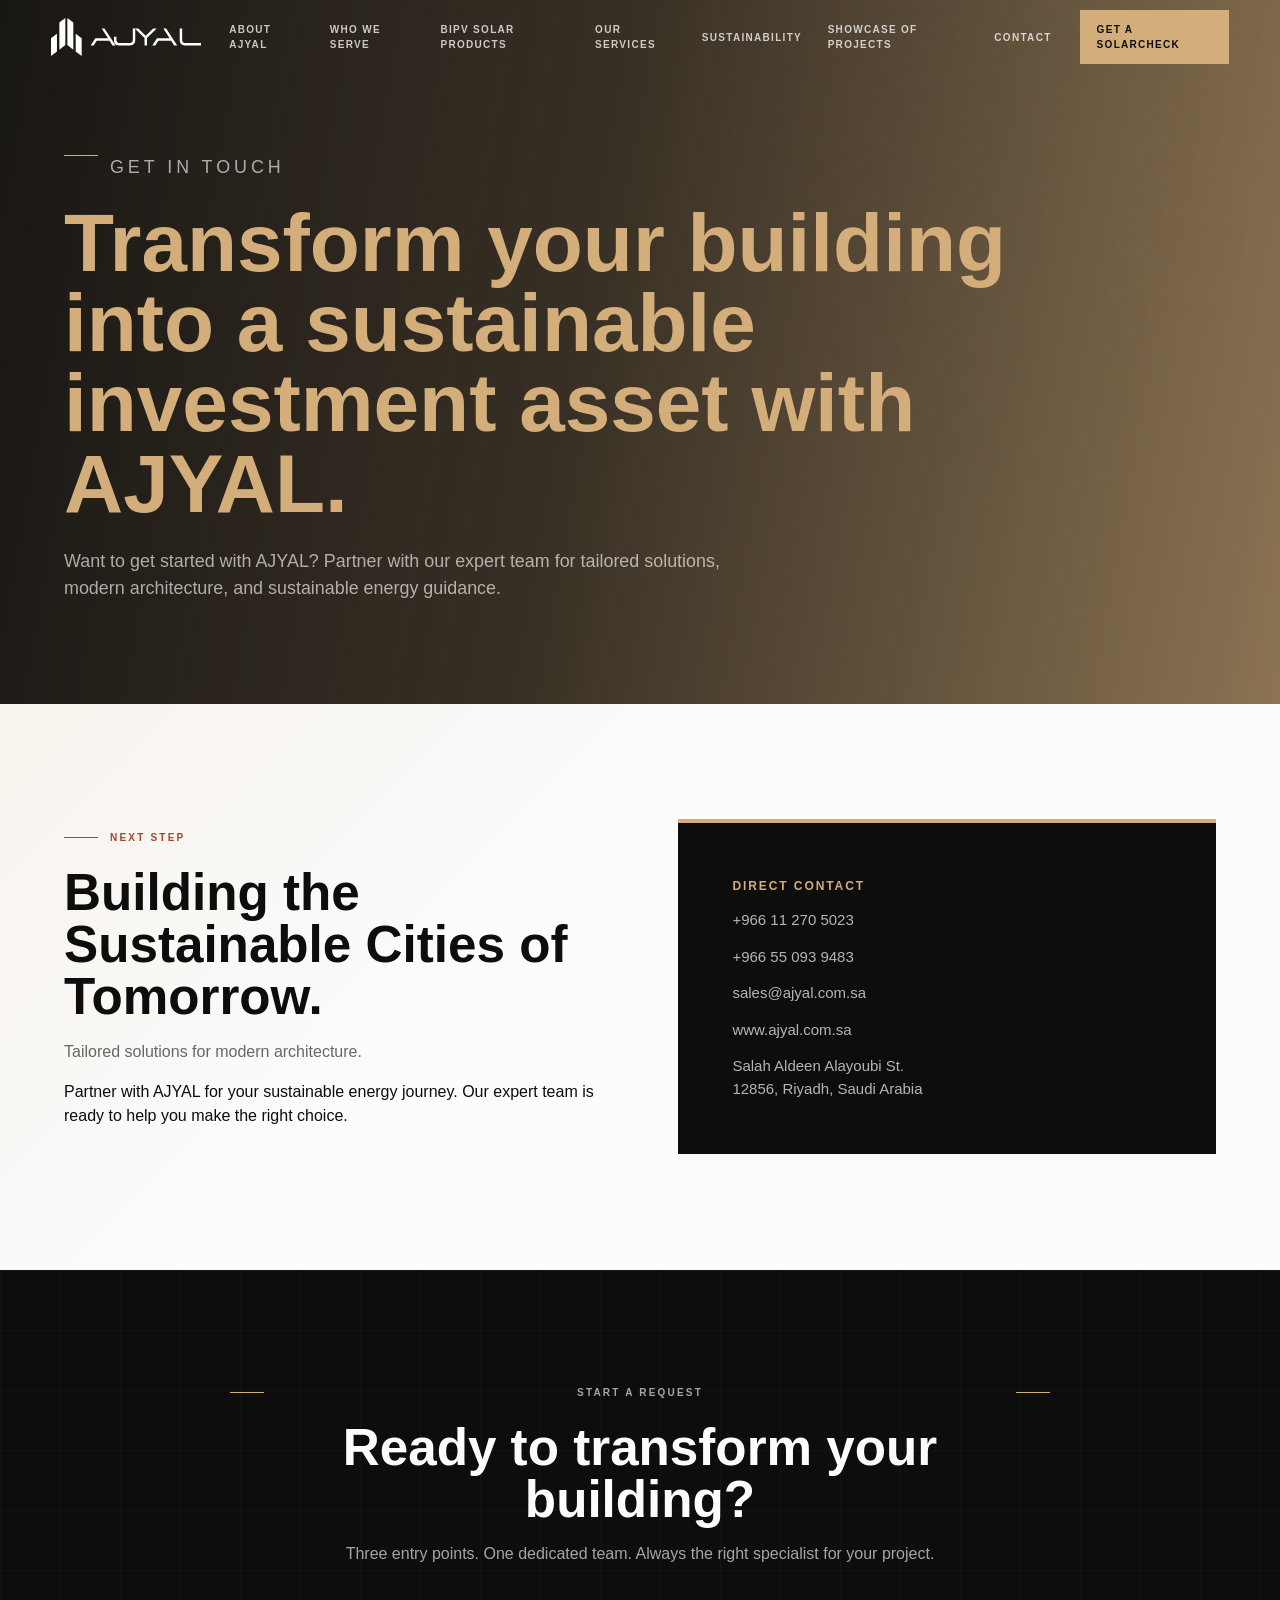
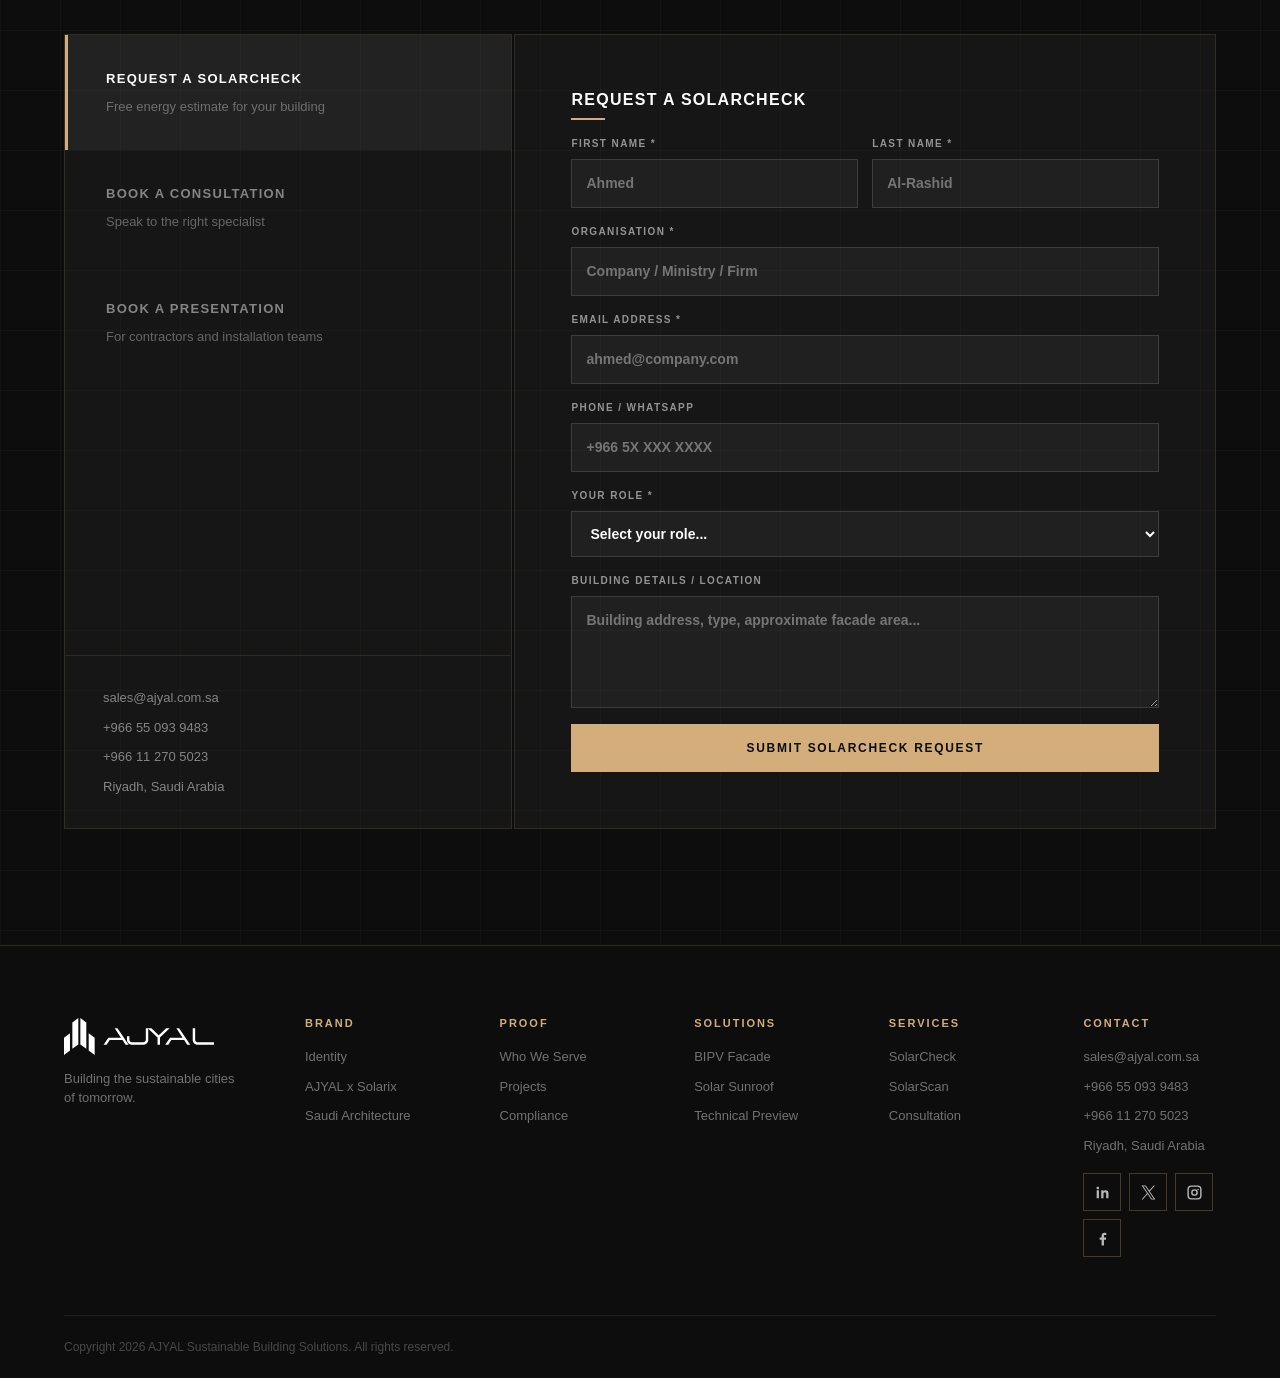
<file: contact.html>
<!doctype html>
<html lang="en">
  <head>
    <meta charset="utf-8">
    <meta name="viewport" content="width=device-width, initial-scale=1">
    <title>Contact AJYAL | SolarCheck And Consultation</title>
    <meta name="description" content="Contact AJYAL to request SolarCheck, book a consultation, or arrange a presentation for sustainable BIPV facade and sunroof projects in Saudi Arabia.">
    <link rel="stylesheet" href="assets/css/styles.css">
  </head>
  <body>
    <a class="skip-link" href="#main">Skip to content</a>
    <header class="nav" data-nav><div class="nav-inner"><a class="brand" href="index.html#top" aria-label="AJYAL homepage"><img class="brand-logo" src="assets/img/ajyal-logotype-white.svg" alt="AJYAL"></a><button class="nav-toggle" type="button" aria-expanded="false" aria-controls="main-menu" data-nav-toggle><span></span><span></span><span class="sr-only">Open menu</span></button><nav class="nav-links" id="main-menu" data-nav-menu aria-label="Main navigation"><a href="index.html#identity">About AJYAL</a><a href="index.html#audience">Who We Serve</a><a href="BIPV-Solar-products.html">BIPV Solar Products</a><a href="our-services.html">Our Services</a><a href="compliance.html">Sustainability</a><a href="projects.html">Showcase of Projects</a><a href="contact.html">Contact</a><div class="nav-socials" aria-label="AJYAL social links"><a href="https://www.linkedin.com/company/ajyal-trading-co-%D8%A7%D8%AC%D9%8A%D8%A7%D9%84-%D8%A7%D9%84%D8%AA%D9%88%D8%B1%D9%8A%D8%AF-%D8%A7%D9%84%D8%AA%D8%AC%D8%A7%D8%B1%D9%8A%D8%A9/?originalSubdomain=sa" aria-label="LinkedIn" target="_blank" rel="noopener noreferrer"><svg viewBox="0 0 24 24" aria-hidden="true"><path d="M6.94 8.98H3.76V20h3.18V8.98ZM7.2 5.58c0-1.02-.82-1.8-1.84-1.8s-1.84.78-1.84 1.8.81 1.81 1.83 1.81h.02c1.02 0 1.83-.79 1.83-1.81ZM20.48 13.68c0-3.2-1.71-4.69-3.99-4.69-1.84 0-2.66 1.01-3.12 1.72V8.98h-3.18c.04 1.03 0 11.02 0 11.02h3.18v-6.15c0-.33.02-.66.12-.89.26-.66.86-1.34 1.86-1.34 1.31 0 1.84 1 1.84 2.47V20h3.18l.11-6.32Z"/></svg></a><a href="https://x.com/Ajyal_trade" aria-label="Twitter/X" target="_blank" rel="noopener noreferrer"><svg viewBox="0 0 24 24" aria-hidden="true"><path d="M13.86 10.47 21.11 2h-1.72l-6.3 7.35L8.07 2H2.27l7.6 11.12L2.27 22h1.72l6.64-7.75L15.93 22h5.8l-7.87-11.53Zm-2.35 2.74-.77-1.1L4.62 3.3h2.63l4.94 7.1.77 1.1 6.43 9.25h-2.63l-5.25-7.54Z"/></svg></a><a href="https://www.instagram.com/ajyal.trade" aria-label="Instagram" target="_blank" rel="noopener noreferrer"><svg viewBox="0 0 24 24" aria-hidden="true"><path d="M7.7 2h8.6A5.7 5.7 0 0 1 22 7.7v8.6a5.7 5.7 0 0 1-5.7 5.7H7.7A5.7 5.7 0 0 1 2 16.3V7.7A5.7 5.7 0 0 1 7.7 2Zm0 2A3.7 3.7 0 0 0 4 7.7v8.6A3.7 3.7 0 0 0 7.7 20h8.6a3.7 3.7 0 0 0 3.7-3.7V7.7A3.7 3.7 0 0 0 16.3 4H7.7Zm4.3 3.25A4.75 4.75 0 1 1 7.25 12 4.75 4.75 0 0 1 12 7.25Zm0 2A2.75 2.75 0 1 0 14.75 12 2.75 2.75 0 0 0 12 9.25Zm5.05-2.58a1.11 1.11 0 1 1-1.11 1.11 1.11 1.11 0 0 1 1.11-1.11Z"/></svg></a><a href="#" aria-label="Facebook"><svg viewBox="0 0 24 24" aria-hidden="true"><path d="M14.05 22v-8.2h2.75l.41-3.19h-3.16V8.58c0-.92.26-1.55 1.58-1.55h1.69V4.18A22.67 22.67 0 0 0 14.86 4c-2.44 0-4.11 1.49-4.11 4.22v2.39H8v3.19h2.75V22h3.3Z"/></svg></a></div></nav><a class="nav-cta" href="#lead-form">Get a SolarCheck</a></div></header>

    <main id="main">
      <section class="page-hero page-hero-contact dark" id="top" aria-labelledby="page-title">
        <div class="page-hero-brand" aria-hidden="true"><img src="assets/img/ajyal-golden-pattern.png" alt=""></div>
        <div class="page-hero-inner reveal"><div class="section-label"><span></span><p>Get In Touch</p></div><h1 id="page-title">Transform your building into a sustainable investment asset with AJYAL.</h1><p>Want to get started with AJYAL? Partner with our expert team for tailored solutions, modern architecture, and sustainable energy guidance.</p></div>
      </section>

      <section class="section contact-profile" aria-labelledby="next-step-title">
        <div class="two-col">
          <div class="reveal"><div class="section-label copper"><span></span><p>Next Step</p></div><h2 id="next-step-title">Building the Sustainable Cities of Tomorrow.</h2><p class="lead">Tailored solutions for modern architecture.</p><p>Partner with AJYAL for your sustainable energy journey. Our expert team is ready to help you make the right choice.</p></div>
          <div class="contact-profile-card reveal"><strong>Direct Contact</strong><a href="tel:+966112705023">+966 11 270 5023</a><a href="tel:+966550939483">+966 55 093 9483</a><a href="mailto:sales@ajyal.com.sa">sales@ajyal.com.sa</a><a href="https://www.ajyal.com.sa">www.ajyal.com.sa</a><span>Salah Aldeen Alayoubi St.<br>12856, Riyadh, Saudi Arabia</span></div>
        </div>
      </section>

      <section class="section contact dark" id="lead-form" aria-labelledby="form-title-section">
        <div class="contact-heading reveal"><div class="section-label centered-label"><span></span><p>Start A Request</p><span></span></div><h2 id="form-title-section">Ready to transform your building?</h2><p>Three entry points. One dedicated team. Always the right specialist for your project.</p></div>
        <div class="contact-grid reveal">
          <div class="route-tabs" role="tablist" aria-label="Contact route">
            <button type="button" class="route-tab is-active" role="tab" aria-selected="true" data-route-tab="SolarCheck"><strong>Request a SolarCheck</strong><span>Free energy estimate for your building</span></button>
            <button type="button" class="route-tab" role="tab" aria-selected="false" data-route-tab="Consultation"><strong>Book a Consultation</strong><span>Speak to the right specialist</span></button>
            <button type="button" class="route-tab" role="tab" aria-selected="false" data-route-tab="Presentation"><strong>Book a Presentation</strong><span>For contractors and installation teams</span></button>
            <div class="contact-info"><a href="mailto:sales@ajyal.com.sa">sales@ajyal.com.sa</a><a href="tel:+966550939483">+966 55 093 9483</a><a href="tel:+966112705023">+966 11 270 5023</a><span>Riyadh, Saudi Arabia</span></div>
          </div>
          <form class="lead-form" action="contact.php" method="post" data-lead-form>
            <input type="hidden" name="route" value="SolarCheck" data-route-input>
            <label class="honeypot">Website <input type="text" name="website" tabindex="-1" autocomplete="off"></label>
            <div class="form-status" data-form-status role="status" aria-live="polite"></div>
            <div class="form-title"><h3 data-form-title>REQUEST A SOLARCHECK</h3><span></span></div>
            <div class="form-row"><label>First Name *<input type="text" name="first_name" placeholder="Ahmed" required></label><label>Last Name *<input type="text" name="last_name" placeholder="Al-Rashid" required></label></div>
            <label>Organisation *<input type="text" name="organization" placeholder="Company / Ministry / Firm" required></label>
            <label>Email Address *<input type="email" name="email" placeholder="ahmed@company.com" required></label>
            <label>Phone / WhatsApp<input type="tel" name="phone" placeholder="+966 5X XXX XXXX"></label>
            <label>Your Role *<select name="role" required><option value="">Select your role...</option><option>Architect / Design House</option><option>EPC / Engineering Firm</option><option>Real Estate Developer</option><option>Government / Ministry</option><option>Contractor</option><option>International Company / HQ</option><option>Other</option></select></label>
            <label><span data-message-label>Building details / location</span><textarea name="message" rows="4" placeholder="Building address, type, approximate facade area..." required></textarea></label>
            <button class="btn btn-gold form-submit" type="submit" data-submit-label>Submit SolarCheck Request</button>
            <noscript><p class="noscript-note">JavaScript is disabled. The form will submit directly to contact.php.</p></noscript>
          </form>
        </div>
      </section>
    </main>
    <footer class="footer" id="contact"><div class="footer-grid"><div><a class="brand" href="index.html#top" aria-label="AJYAL homepage"><img class="brand-logo brand-logo-footer" src="assets/img/ajyal-logotype-white.svg" alt="AJYAL"></a><p>Building the sustainable cities of tomorrow.</p></div><div><h3>Brand</h3><a href="index.html#identity">Identity</a><a href="index.html#partner">AJYAL x Solarix</a><a href="index.html#architecture">Saudi Architecture</a></div><div><h3>Proof</h3><a href="index.html#audience">Who We Serve</a><a href="projects.html">Projects</a><a href="compliance.html">Compliance</a></div><div><h3>Solutions</h3><a href="BIPV-Solar-products.html#facade">BIPV Facade</a><a href="BIPV-Solar-products.html#sunroof">Solar Sunroof</a><a href="our-services.html#technical">Technical Preview</a></div><div><h3>Services</h3><a href="our-services.html#solarcheck">SolarCheck</a><a href="our-services.html#process">SolarScan</a><a href="contact.html">Consultation</a></div><div><h3>Contact</h3><a href="mailto:sales@ajyal.com.sa">sales@ajyal.com.sa</a><a href="tel:+966550939483">+966 55 093 9483</a><a href="tel:+966112705023">+966 11 270 5023</a><span class="footer-location">Riyadh, Saudi Arabia</span><div class="footer-socials" aria-label="AJYAL social links"><a href="https://www.linkedin.com/company/ajyal-trading-co-%D8%A7%D8%AC%D9%8A%D8%A7%D9%84-%D8%A7%D9%84%D8%AA%D9%88%D8%B1%D9%8A%D8%AF-%D8%A7%D9%84%D8%AA%D8%AC%D8%A7%D8%B1%D9%8A%D8%A9/?originalSubdomain=sa" aria-label="LinkedIn" target="_blank" rel="noopener noreferrer"><svg viewBox="0 0 24 24" aria-hidden="true"><path d="M6.94 8.98H3.76V20h3.18V8.98ZM7.2 5.58c0-1.02-.82-1.8-1.84-1.8s-1.84.78-1.84 1.8.81 1.81 1.83 1.81h.02c1.02 0 1.83-.79 1.83-1.81ZM20.48 13.68c0-3.2-1.71-4.69-3.99-4.69-1.84 0-2.66 1.01-3.12 1.72V8.98h-3.18c.04 1.03 0 11.02 0 11.02h3.18v-6.15c0-.33.02-.66.12-.89.26-.66.86-1.34 1.86-1.34 1.31 0 1.84 1 1.84 2.47V20h3.18l.11-6.32Z"/></svg></a><a href="https://x.com/Ajyal_trade" aria-label="Twitter/X" target="_blank" rel="noopener noreferrer"><svg viewBox="0 0 24 24" aria-hidden="true"><path d="M13.86 10.47 21.11 2h-1.72l-6.3 7.35L8.07 2H2.27l7.6 11.12L2.27 22h1.72l6.64-7.75L15.93 22h5.8l-7.87-11.53Zm-2.35 2.74-.77-1.1L4.62 3.3h2.63l4.94 7.1.77 1.1 6.43 9.25h-2.63l-5.25-7.54Z"/></svg></a><a href="https://www.instagram.com/ajyal.trade" aria-label="Instagram" target="_blank" rel="noopener noreferrer"><svg viewBox="0 0 24 24" aria-hidden="true"><path d="M7.7 2h8.6A5.7 5.7 0 0 1 22 7.7v8.6a5.7 5.7 0 0 1-5.7 5.7H7.7A5.7 5.7 0 0 1 2 16.3V7.7A5.7 5.7 0 0 1 7.7 2Zm0 2A3.7 3.7 0 0 0 4 7.7v8.6A3.7 3.7 0 0 0 7.7 20h8.6a3.7 3.7 0 0 0 3.7-3.7V7.7A3.7 3.7 0 0 0 16.3 4H7.7Zm4.3 3.25A4.75 4.75 0 1 1 7.25 12 4.75 4.75 0 0 1 12 7.25Zm0 2A2.75 2.75 0 1 0 14.75 12 2.75 2.75 0 0 0 12 9.25Zm5.05-2.58a1.11 1.11 0 1 1-1.11 1.11 1.11 1.11 0 0 1 1.11-1.11Z"/></svg></a><a href="#" aria-label="Facebook"><svg viewBox="0 0 24 24" aria-hidden="true"><path d="M14.05 22v-8.2h2.75l.41-3.19h-3.16V8.58c0-.92.26-1.55 1.58-1.55h1.69V4.18A22.67 22.67 0 0 0 14.86 4c-2.44 0-4.11 1.49-4.11 4.22v2.39H8v3.19h2.75V22h3.3Z"/></svg></a></div></div></div><div class="footer-bottom"><span>Copyright 2026 AJYAL Sustainable Building Solutions. All rights reserved.</span></div></footer>
    <script src="assets/js/main.js"></script>
  </body>
</html>
</file>
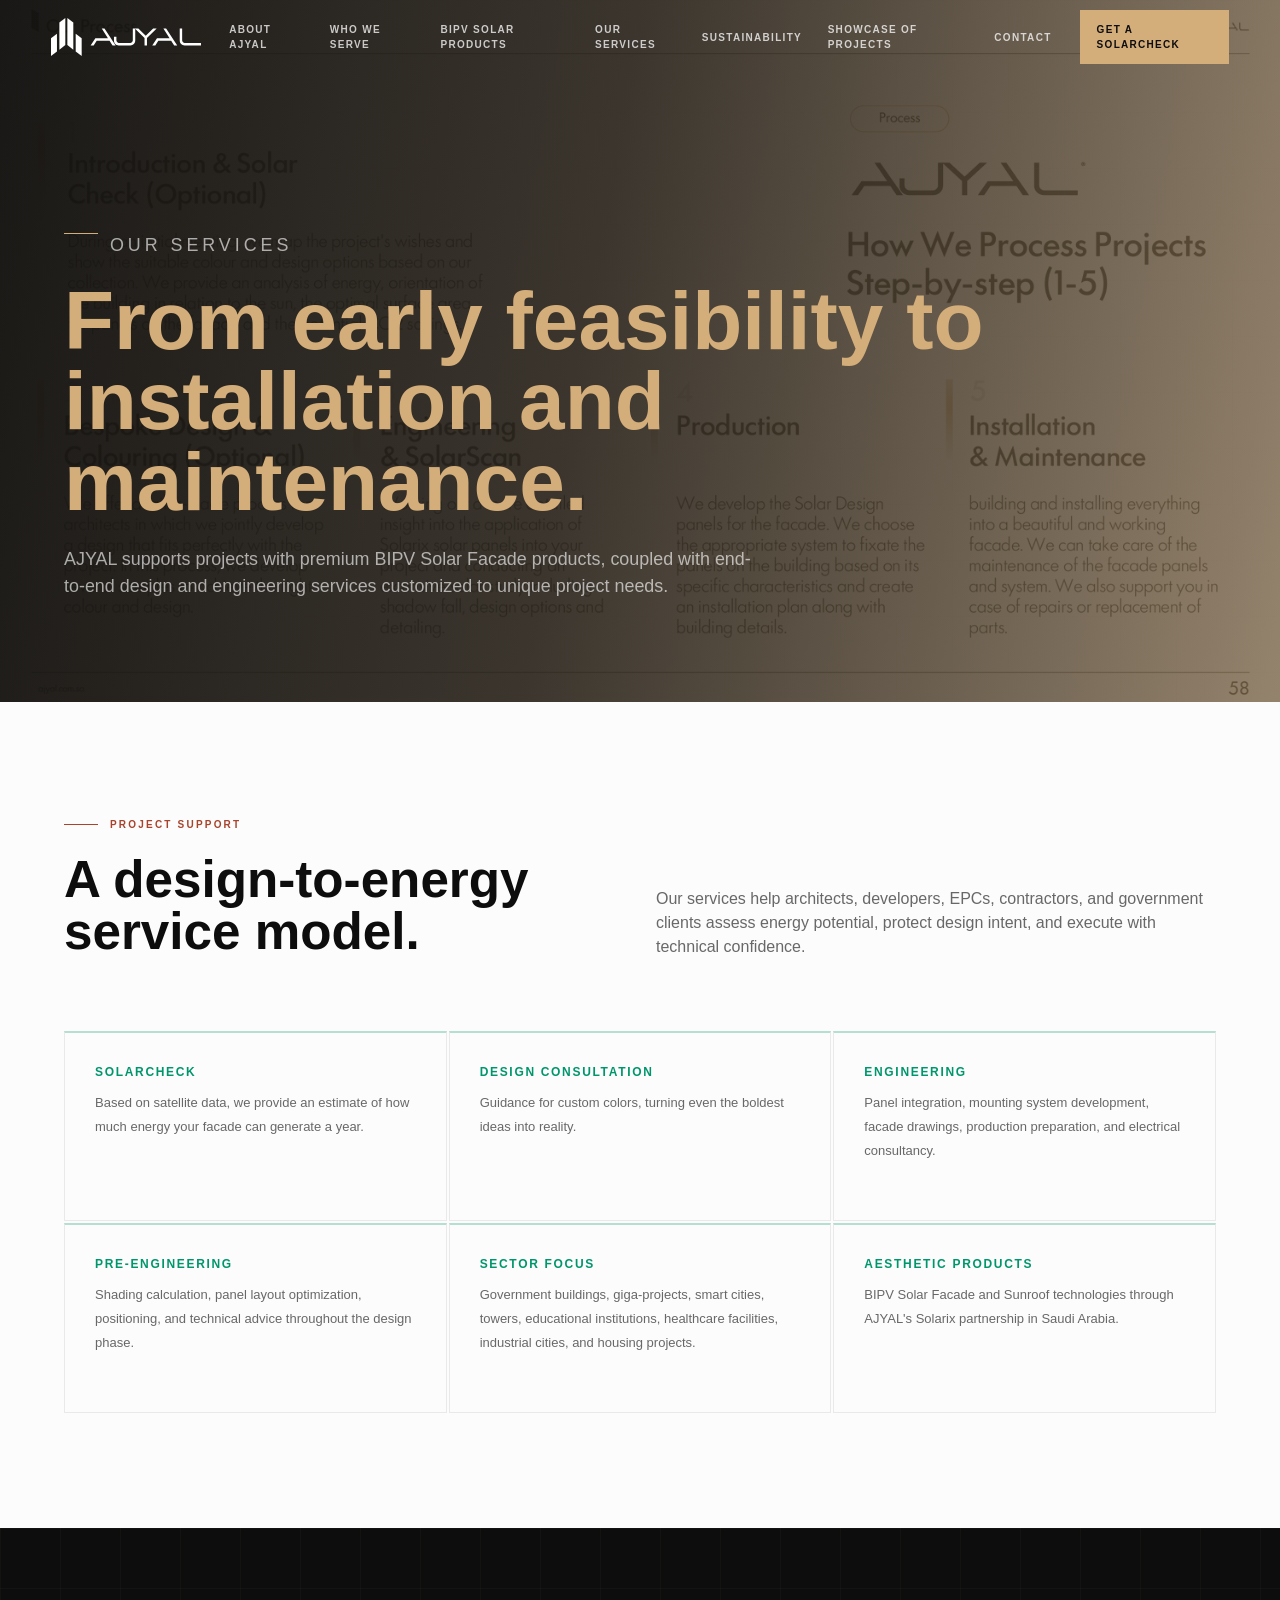
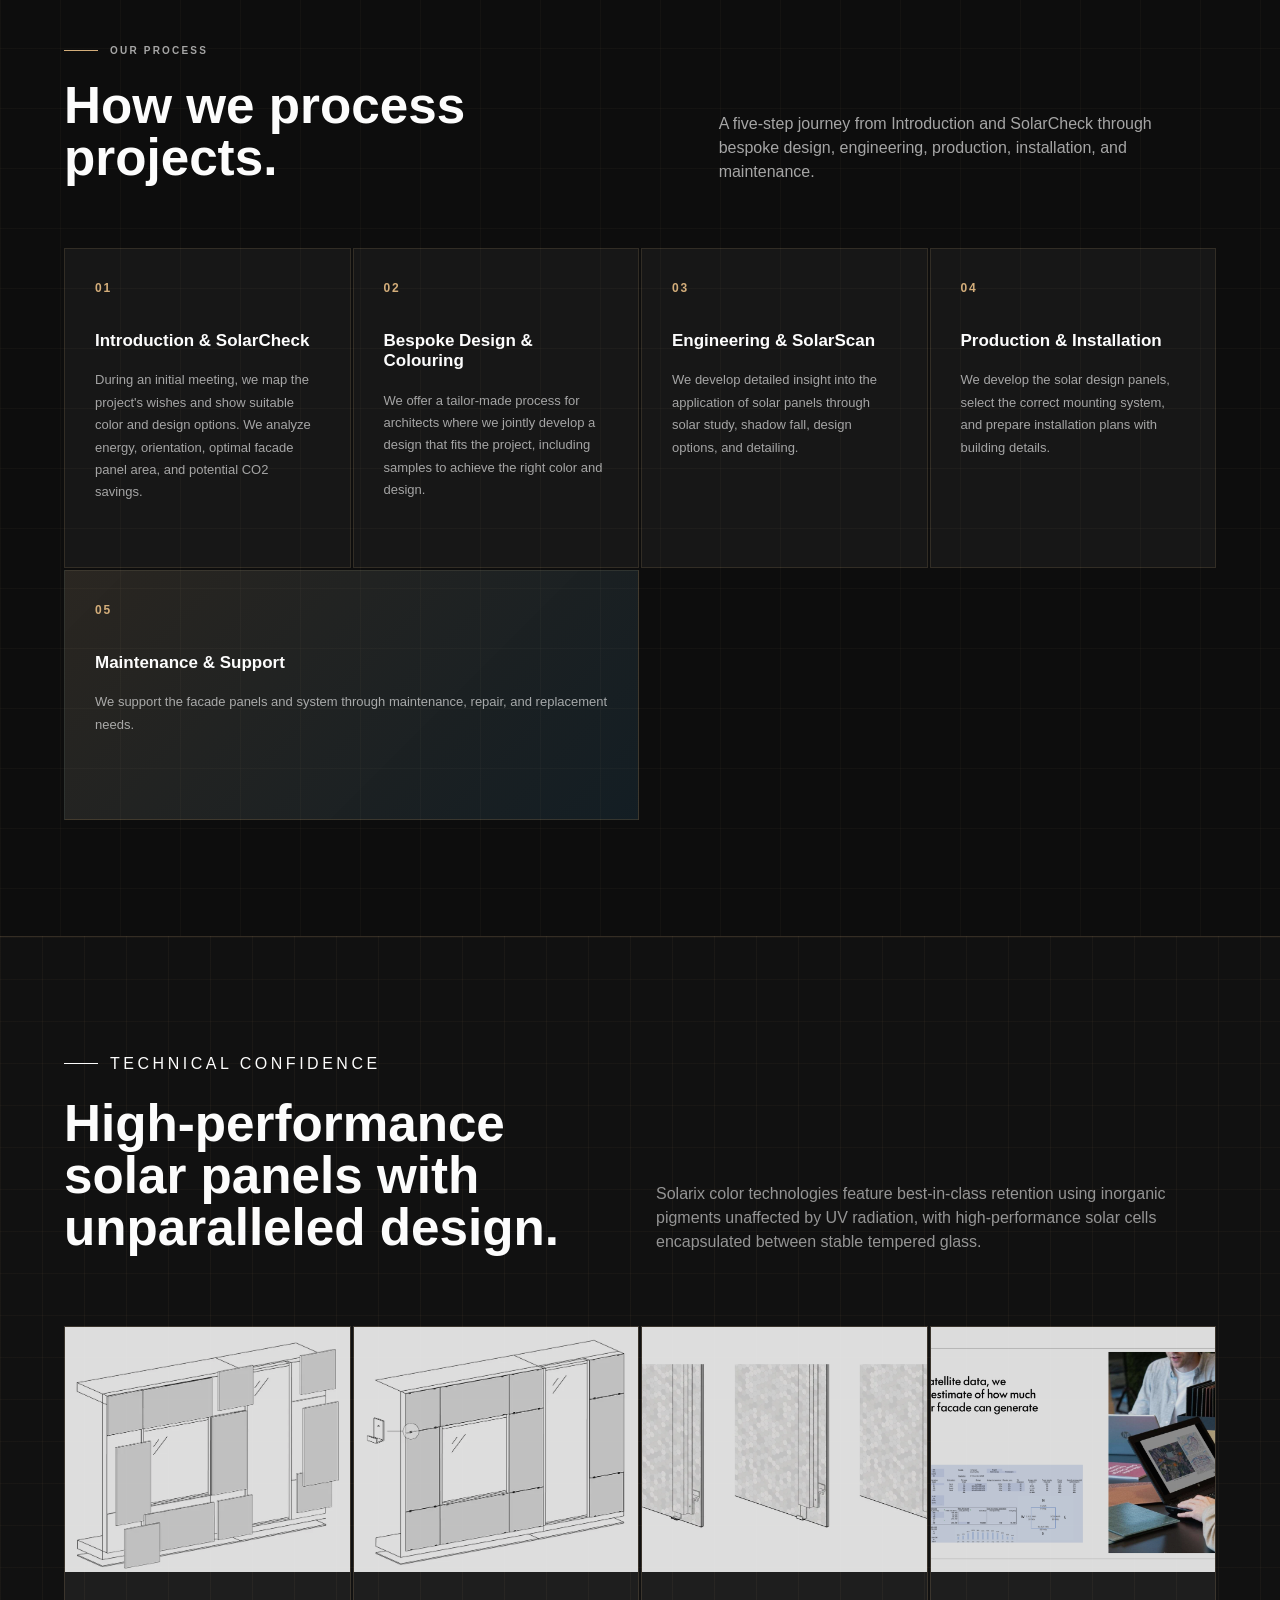
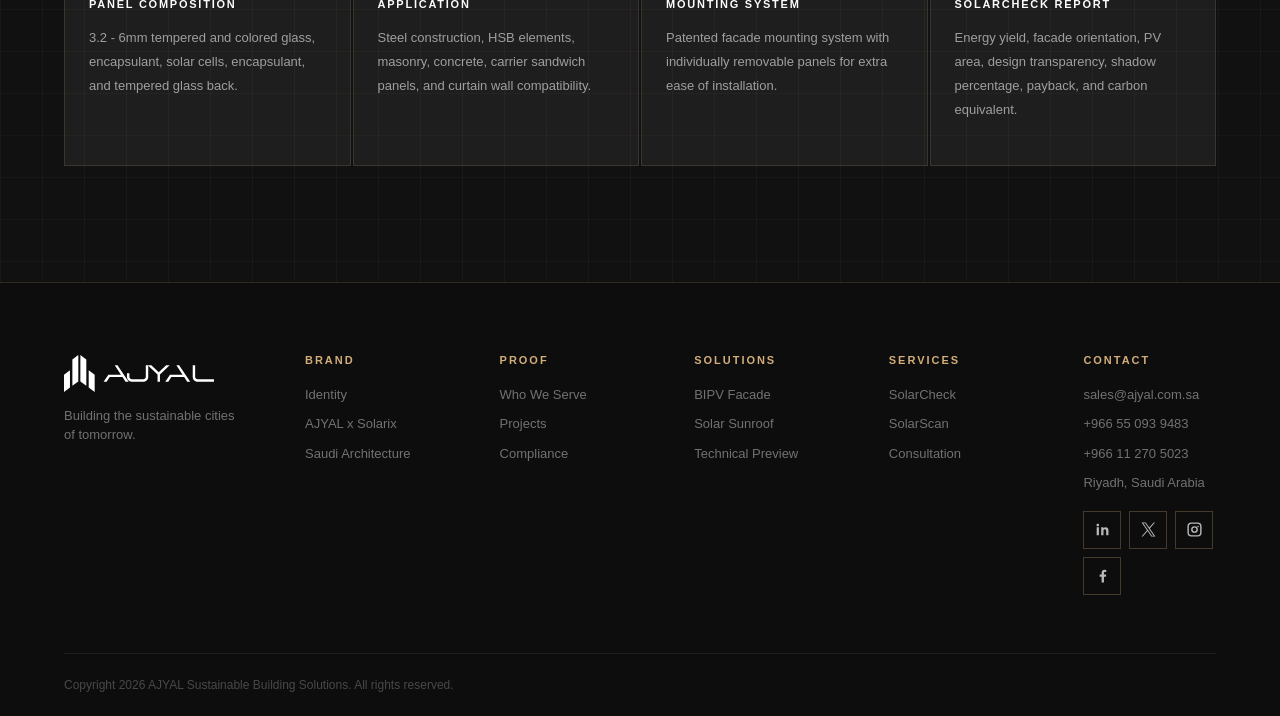
<file: our-services.html>
<!doctype html>
<html lang="en">
  <head>
    <meta charset="utf-8">
    <meta name="viewport" content="width=device-width, initial-scale=1">
    <title>Our Services | AJYAL</title>
    <meta name="description" content="AJYAL services include SolarCheck, design consultation, engineering, SolarScan, production, installation, maintenance, and technical BIPV support.">
    <link rel="stylesheet" href="assets/css/styles.css">
  </head>
  <body>
    <a class="skip-link" href="#main">Skip to content</a>
    <header class="nav" data-nav>
      <div class="nav-inner">
        <a class="brand" href="index.html#top" aria-label="AJYAL homepage"><img class="brand-logo" src="assets/img/ajyal-logotype-white.svg" alt="AJYAL"></a>
        <button class="nav-toggle" type="button" aria-expanded="false" aria-controls="main-menu" data-nav-toggle><span></span><span></span><span class="sr-only">Open menu</span></button>
        <nav class="nav-links" id="main-menu" data-nav-menu aria-label="Main navigation">
          <a href="index.html#identity">About AJYAL</a><a href="index.html#audience">Who We Serve</a><a href="BIPV-Solar-products.html">BIPV Solar Products</a><a href="our-services.html">Our Services</a><a href="compliance.html">Sustainability</a><a href="projects.html">Showcase of Projects</a><a href="contact.html">Contact</a>
          <div class="nav-socials" aria-label="AJYAL social links"><a href="https://www.linkedin.com/company/ajyal-trading-co-%D8%A7%D8%AC%D9%8A%D8%A7%D9%84-%D8%A7%D9%84%D8%AA%D9%88%D8%B1%D9%8A%D8%AF-%D8%A7%D9%84%D8%AA%D8%AC%D8%A7%D8%B1%D9%8A%D8%A9/?originalSubdomain=sa" aria-label="LinkedIn" target="_blank" rel="noopener noreferrer"><svg viewBox="0 0 24 24" aria-hidden="true"><path d="M6.94 8.98H3.76V20h3.18V8.98ZM7.2 5.58c0-1.02-.82-1.8-1.84-1.8s-1.84.78-1.84 1.8.81 1.81 1.83 1.81h.02c1.02 0 1.83-.79 1.83-1.81ZM20.48 13.68c0-3.2-1.71-4.69-3.99-4.69-1.84 0-2.66 1.01-3.12 1.72V8.98h-3.18c.04 1.03 0 11.02 0 11.02h3.18v-6.15c0-.33.02-.66.12-.89.26-.66.86-1.34 1.86-1.34 1.31 0 1.84 1 1.84 2.47V20h3.18l.11-6.32Z"/></svg></a><a href="https://x.com/Ajyal_trade" aria-label="Twitter/X" target="_blank" rel="noopener noreferrer"><svg viewBox="0 0 24 24" aria-hidden="true"><path d="M13.86 10.47 21.11 2h-1.72l-6.3 7.35L8.07 2H2.27l7.6 11.12L2.27 22h1.72l6.64-7.75L15.93 22h5.8l-7.87-11.53Zm-2.35 2.74-.77-1.1L4.62 3.3h2.63l4.94 7.1.77 1.1 6.43 9.25h-2.63l-5.25-7.54Z"/></svg></a><a href="https://www.instagram.com/ajyal.trade" aria-label="Instagram" target="_blank" rel="noopener noreferrer"><svg viewBox="0 0 24 24" aria-hidden="true"><path d="M7.7 2h8.6A5.7 5.7 0 0 1 22 7.7v8.6a5.7 5.7 0 0 1-5.7 5.7H7.7A5.7 5.7 0 0 1 2 16.3V7.7A5.7 5.7 0 0 1 7.7 2Zm0 2A3.7 3.7 0 0 0 4 7.7v8.6A3.7 3.7 0 0 0 7.7 20h8.6a3.7 3.7 0 0 0 3.7-3.7V7.7A3.7 3.7 0 0 0 16.3 4H7.7Zm4.3 3.25A4.75 4.75 0 1 1 7.25 12 4.75 4.75 0 0 1 12 7.25Zm0 2A2.75 2.75 0 1 0 14.75 12 2.75 2.75 0 0 0 12 9.25Zm5.05-2.58a1.11 1.11 0 1 1-1.11 1.11 1.11 1.11 0 0 1 1.11-1.11Z"/></svg></a><a href="#" aria-label="Facebook"><svg viewBox="0 0 24 24" aria-hidden="true"><path d="M14.05 22v-8.2h2.75l.41-3.19h-3.16V8.58c0-.92.26-1.55 1.58-1.55h1.69V4.18A22.67 22.67 0 0 0 14.86 4c-2.44 0-4.11 1.49-4.11 4.22v2.39H8v3.19h2.75V22h3.3Z"/></svg></a></div>
        </nav>
        <a class="nav-cta" href="contact.html">Get a SolarCheck</a>
      </div>
    </header>

    <main id="main">
      <section class="page-hero page-hero-services dark" id="top" aria-labelledby="page-title">
        <div class="page-hero-media" aria-hidden="true"><img src="assets/img/project-process.png" alt=""></div>
        <div class="page-hero-inner reveal">
          <div class="section-label"><span></span><p>Our Services</p></div>
          <h1 id="page-title">From early feasibility to installation and maintenance.</h1>
          <p>AJYAL supports projects with premium BIPV Solar Facade products, coupled with end-to-end design and engineering services customized to unique project needs.</p>
        </div>
      </section>

      <section class="section service-overview" aria-labelledby="services-title">
        <div class="section-heading reveal">
          <div><div class="section-label copper"><span></span><p>Project Support</p></div><h2 id="services-title">A design-to-energy service model.</h2></div>
          <p>Our services help architects, developers, EPCs, contractors, and government clients assess energy potential, protect design intent, and execute with technical confidence.</p>
        </div>
        <div class="benefit-grid service-grid">
          <article class="benefit-card reveal" id="solarcheck"><strong>SolarCheck</strong><span>Based on satellite data, we provide an estimate of how much energy your facade can generate a year.</span></article>
          <article class="benefit-card reveal"><strong>Design Consultation</strong><span>Guidance for custom colors, turning even the boldest ideas into reality.</span></article>
          <article class="benefit-card reveal"><strong>Engineering</strong><span>Panel integration, mounting system development, facade drawings, production preparation, and electrical consultancy.</span></article>
          <article class="benefit-card reveal"><strong>Pre-Engineering</strong><span>Shading calculation, panel layout optimization, positioning, and technical advice throughout the design phase.</span></article>
          <article class="benefit-card reveal"><strong>Sector Focus</strong><span>Government buildings, giga-projects, smart cities, towers, educational institutions, healthcare facilities, industrial cities, and housing projects.</span></article>
          <article class="benefit-card reveal"><strong>Aesthetic Products</strong><span>BIPV Solar Facade and Sunroof technologies through AJYAL's Solarix partnership in Saudi Arabia.</span></article>
        </div>
      </section>

      <section class="section process dark" id="process" aria-labelledby="process-title">
        <div class="process-shell">
          <div class="process-intro reveal">
            <div><div class="section-label"><span></span><p>Our Process</p></div><h2 id="process-title">How we process projects.</h2></div>
            <p class="lead">A five-step journey from Introduction and SolarCheck through bespoke design, engineering, production, installation, and maintenance.</p>
          </div>
          <div class="process-card-grid">
            <article class="process-card reveal"><span>01</span><strong>Introduction & SolarCheck</strong><p>During an initial meeting, we map the project's wishes and show suitable color and design options. We analyze energy, orientation, optimal facade panel area, and potential CO2 savings.</p></article>
            <article class="process-card reveal"><span>02</span><strong>Bespoke Design & Colouring</strong><p>We offer a tailor-made process for architects where we jointly develop a design that fits the project, including samples to achieve the right color and design.</p></article>
            <article class="process-card reveal"><span>03</span><strong>Engineering & SolarScan</strong><p>We develop detailed insight into the application of solar panels through solar study, shadow fall, design options, and detailing.</p></article>
            <article class="process-card reveal"><span>04</span><strong>Production & Installation</strong><p>We develop the solar design panels, select the correct mounting system, and prepare installation plans with building details.</p></article>
            <article class="process-card reveal process-card-wide"><span>05</span><strong>Maintenance & Support</strong><p>We support the facade panels and system through maintenance, repair, and replacement needs.</p></article>
          </div>
        </div>
      </section>

      <section class="section technical" id="technical" aria-labelledby="technical-title">
        <div class="section-heading reveal">
          <div><div class="section-label blue"><span></span><p>Technical Confidence</p></div><h2 id="technical-title">High-performance solar panels with unparalleled design.</h2></div>
          <p>Solarix color technologies feature best-in-class retention using inorganic pigments unaffected by UV radiation, with high-performance solar cells encapsulated between stable tempered glass.</p>
        </div>
        <div class="tech-grid">
          <article class="tech-card reveal"><img src="assets/img/technical-facade-visual.webp" alt="Solar facade panel composition and specifications"><div><strong>Panel Composition</strong><span>3.2 - 6mm tempered and colored glass, encapsulant, solar cells, encapsulant, and tempered glass back.</span></div></article>
          <article class="tech-card reveal"><img src="assets/img/technical-application-clip.webp" alt="Solar facade application and materials"><div><strong>Application</strong><span>Steel construction, HSB elements, masonry, concrete, carrier sandwich panels, and curtain wall compatibility.</span></div></article>
          <article class="tech-card reveal"><img src="assets/img/technical-mounting-options.webp" alt="Solarix mounting system and installation"><div><strong>Mounting System</strong><span>Patented facade mounting system with individually removable panels for extra ease of installation.</span></div></article>
          <article class="tech-card reveal"><img src="assets/img/solarcheck-sample.png" alt="SolarCheck sample report"><div><strong>SolarCheck Report</strong><span>Energy yield, facade orientation, PV area, design transparency, shadow percentage, payback, and carbon equivalent.</span></div></article>
        </div>
      </section>
    </main>

    <footer class="footer" id="contact">
      <div class="footer-grid">
        <div><a class="brand" href="index.html#top" aria-label="AJYAL homepage"><img class="brand-logo brand-logo-footer" src="assets/img/ajyal-logotype-white.svg" alt="AJYAL"></a><p>Building the sustainable cities of tomorrow.</p></div>
        <div><h3>Brand</h3><a href="index.html#identity">Identity</a><a href="index.html#partner">AJYAL x Solarix</a><a href="index.html#architecture">Saudi Architecture</a></div>
        <div><h3>Proof</h3><a href="index.html#audience">Who We Serve</a><a href="projects.html">Projects</a><a href="compliance.html">Compliance</a></div>
        <div><h3>Solutions</h3><a href="BIPV-Solar-products.html#facade">BIPV Facade</a><a href="BIPV-Solar-products.html#sunroof">Solar Sunroof</a><a href="our-services.html#technical">Technical Preview</a></div>
        <div><h3>Services</h3><a href="our-services.html#solarcheck">SolarCheck</a><a href="our-services.html#process">SolarScan</a><a href="contact.html">Consultation</a></div>
        <div><h3>Contact</h3><a href="mailto:sales@ajyal.com.sa">sales@ajyal.com.sa</a><a href="tel:+966550939483">+966 55 093 9483</a><a href="tel:+966112705023">+966 11 270 5023</a><span class="footer-location">Riyadh, Saudi Arabia</span><div class="footer-socials" aria-label="AJYAL social links"><a href="https://www.linkedin.com/company/ajyal-trading-co-%D8%A7%D8%AC%D9%8A%D8%A7%D9%84-%D8%A7%D9%84%D8%AA%D9%88%D8%B1%D9%8A%D8%AF-%D8%A7%D9%84%D8%AA%D8%AC%D8%A7%D8%B1%D9%8A%D8%A9/?originalSubdomain=sa" aria-label="LinkedIn" target="_blank" rel="noopener noreferrer"><svg viewBox="0 0 24 24" aria-hidden="true"><path d="M6.94 8.98H3.76V20h3.18V8.98ZM7.2 5.58c0-1.02-.82-1.8-1.84-1.8s-1.84.78-1.84 1.8.81 1.81 1.83 1.81h.02c1.02 0 1.83-.79 1.83-1.81ZM20.48 13.68c0-3.2-1.71-4.69-3.99-4.69-1.84 0-2.66 1.01-3.12 1.72V8.98h-3.18c.04 1.03 0 11.02 0 11.02h3.18v-6.15c0-.33.02-.66.12-.89.26-.66.86-1.34 1.86-1.34 1.31 0 1.84 1 1.84 2.47V20h3.18l.11-6.32Z"/></svg></a><a href="https://x.com/Ajyal_trade" aria-label="Twitter/X" target="_blank" rel="noopener noreferrer"><svg viewBox="0 0 24 24" aria-hidden="true"><path d="M13.86 10.47 21.11 2h-1.72l-6.3 7.35L8.07 2H2.27l7.6 11.12L2.27 22h1.72l6.64-7.75L15.93 22h5.8l-7.87-11.53Zm-2.35 2.74-.77-1.1L4.62 3.3h2.63l4.94 7.1.77 1.1 6.43 9.25h-2.63l-5.25-7.54Z"/></svg></a><a href="https://www.instagram.com/ajyal.trade" aria-label="Instagram" target="_blank" rel="noopener noreferrer"><svg viewBox="0 0 24 24" aria-hidden="true"><path d="M7.7 2h8.6A5.7 5.7 0 0 1 22 7.7v8.6a5.7 5.7 0 0 1-5.7 5.7H7.7A5.7 5.7 0 0 1 2 16.3V7.7A5.7 5.7 0 0 1 7.7 2Zm0 2A3.7 3.7 0 0 0 4 7.7v8.6A3.7 3.7 0 0 0 7.7 20h8.6a3.7 3.7 0 0 0 3.7-3.7V7.7A3.7 3.7 0 0 0 16.3 4H7.7Zm4.3 3.25A4.75 4.75 0 1 1 7.25 12 4.75 4.75 0 0 1 12 7.25Zm0 2A2.75 2.75 0 1 0 14.75 12 2.75 2.75 0 0 0 12 9.25Zm5.05-2.58a1.11 1.11 0 1 1-1.11 1.11 1.11 1.11 0 0 1 1.11-1.11Z"/></svg></a><a href="#" aria-label="Facebook"><svg viewBox="0 0 24 24" aria-hidden="true"><path d="M14.05 22v-8.2h2.75l.41-3.19h-3.16V8.58c0-.92.26-1.55 1.58-1.55h1.69V4.18A22.67 22.67 0 0 0 14.86 4c-2.44 0-4.11 1.49-4.11 4.22v2.39H8v3.19h2.75V22h3.3Z"/></svg></a></div></div>
      </div>
      <div class="footer-bottom"><span>Copyright 2026 AJYAL Sustainable Building Solutions. All rights reserved.</span></div>
    </footer>
    <script src="assets/js/main.js"></script>
  </body>
</html>
</file>
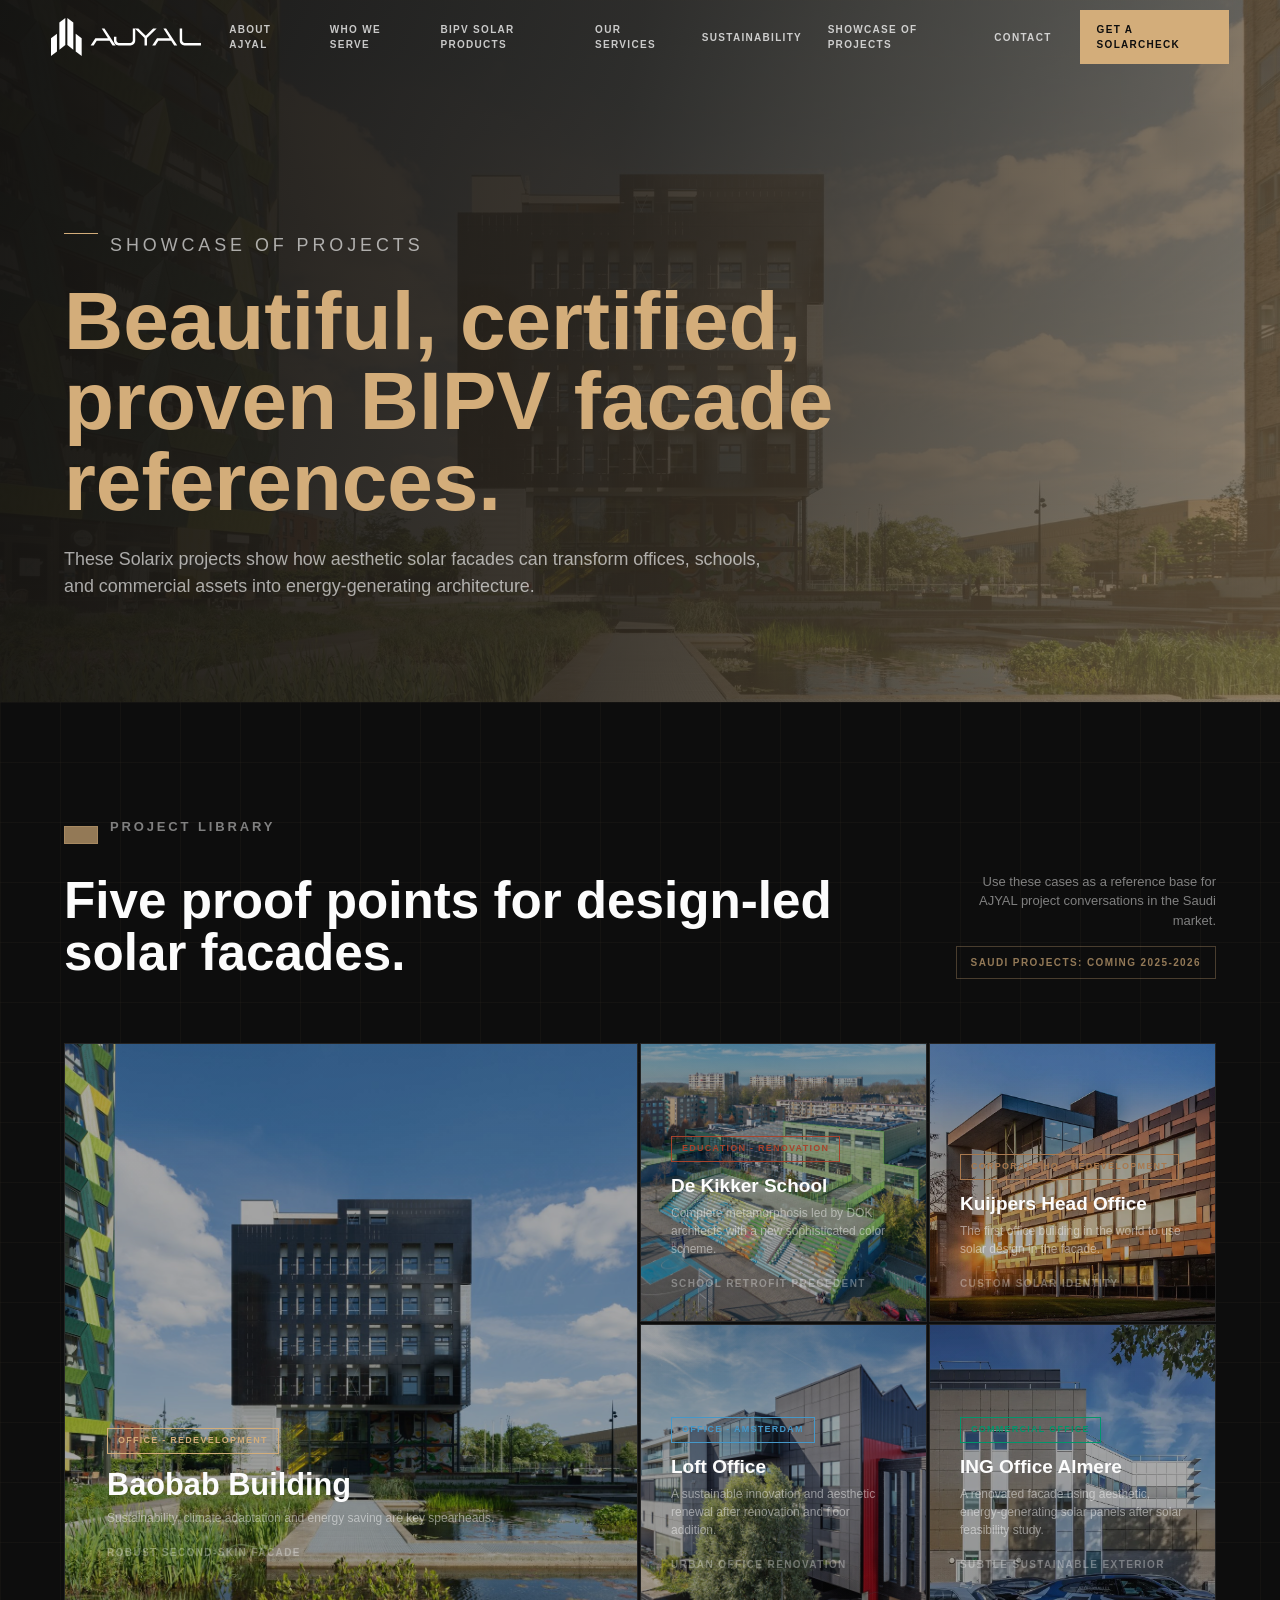
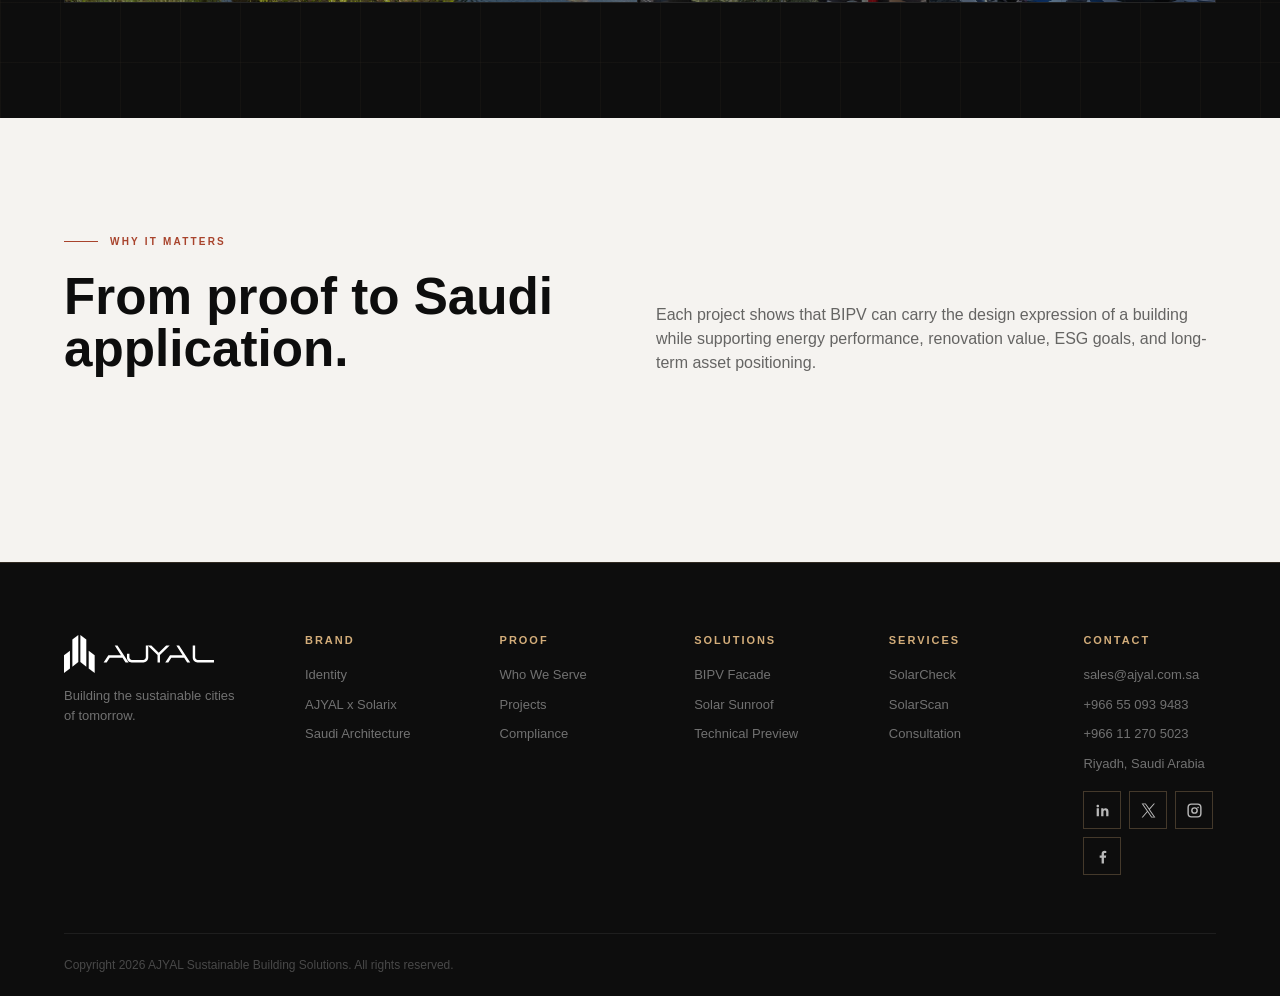
<file: projects.html>
<!doctype html>
<html lang="en">
  <head>
    <meta charset="utf-8">
    <meta name="viewport" content="width=device-width, initial-scale=1">
    <title>Projects | AJYAL</title>
    <meta name="description" content="Solarix BIPV project references presented by AJYAL, including Baobab Building, De Kikker, Kuijpers Head Office, Loft Office, and ING Office Almere.">
    <link rel="stylesheet" href="assets/css/styles.css">
  </head>
  <body>
    <a class="skip-link" href="#main">Skip to content</a>
    <header class="nav" data-nav><div class="nav-inner"><a class="brand" href="index.html#top" aria-label="AJYAL homepage"><img class="brand-logo" src="assets/img/ajyal-logotype-white.svg" alt="AJYAL"></a><button class="nav-toggle" type="button" aria-expanded="false" aria-controls="main-menu" data-nav-toggle><span></span><span></span><span class="sr-only">Open menu</span></button><nav class="nav-links" id="main-menu" data-nav-menu aria-label="Main navigation"><a href="index.html#identity">About AJYAL</a><a href="index.html#audience">Who We Serve</a><a href="BIPV-Solar-products.html">BIPV Solar Products</a><a href="our-services.html">Our Services</a><a href="compliance.html">Sustainability</a><a href="projects.html">Showcase of Projects</a><a href="contact.html">Contact</a><div class="nav-socials" aria-label="AJYAL social links"><a href="https://www.linkedin.com/company/ajyal-trading-co-%D8%A7%D8%AC%D9%8A%D8%A7%D9%84-%D8%A7%D9%84%D8%AA%D9%88%D8%B1%D9%8A%D8%AF-%D8%A7%D9%84%D8%AA%D8%AC%D8%A7%D8%B1%D9%8A%D8%A9/?originalSubdomain=sa" aria-label="LinkedIn" target="_blank" rel="noopener noreferrer"><svg viewBox="0 0 24 24" aria-hidden="true"><path d="M6.94 8.98H3.76V20h3.18V8.98ZM7.2 5.58c0-1.02-.82-1.8-1.84-1.8s-1.84.78-1.84 1.8.81 1.81 1.83 1.81h.02c1.02 0 1.83-.79 1.83-1.81ZM20.48 13.68c0-3.2-1.71-4.69-3.99-4.69-1.84 0-2.66 1.01-3.12 1.72V8.98h-3.18c.04 1.03 0 11.02 0 11.02h3.18v-6.15c0-.33.02-.66.12-.89.26-.66.86-1.34 1.86-1.34 1.31 0 1.84 1 1.84 2.47V20h3.18l.11-6.32Z"/></svg></a><a href="https://x.com/Ajyal_trade" aria-label="Twitter/X" target="_blank" rel="noopener noreferrer"><svg viewBox="0 0 24 24" aria-hidden="true"><path d="M13.86 10.47 21.11 2h-1.72l-6.3 7.35L8.07 2H2.27l7.6 11.12L2.27 22h1.72l6.64-7.75L15.93 22h5.8l-7.87-11.53Zm-2.35 2.74-.77-1.1L4.62 3.3h2.63l4.94 7.1.77 1.1 6.43 9.25h-2.63l-5.25-7.54Z"/></svg></a><a href="https://www.instagram.com/ajyal.trade" aria-label="Instagram" target="_blank" rel="noopener noreferrer"><svg viewBox="0 0 24 24" aria-hidden="true"><path d="M7.7 2h8.6A5.7 5.7 0 0 1 22 7.7v8.6a5.7 5.7 0 0 1-5.7 5.7H7.7A5.7 5.7 0 0 1 2 16.3V7.7A5.7 5.7 0 0 1 7.7 2Zm0 2A3.7 3.7 0 0 0 4 7.7v8.6A3.7 3.7 0 0 0 7.7 20h8.6a3.7 3.7 0 0 0 3.7-3.7V7.7A3.7 3.7 0 0 0 16.3 4H7.7Zm4.3 3.25A4.75 4.75 0 1 1 7.25 12 4.75 4.75 0 0 1 12 7.25Zm0 2A2.75 2.75 0 1 0 14.75 12 2.75 2.75 0 0 0 12 9.25Zm5.05-2.58a1.11 1.11 0 1 1-1.11 1.11 1.11 1.11 0 0 1 1.11-1.11Z"/></svg></a><a href="#" aria-label="Facebook"><svg viewBox="0 0 24 24" aria-hidden="true"><path d="M14.05 22v-8.2h2.75l.41-3.19h-3.16V8.58c0-.92.26-1.55 1.58-1.55h1.69V4.18A22.67 22.67 0 0 0 14.86 4c-2.44 0-4.11 1.49-4.11 4.22v2.39H8v3.19h2.75V22h3.3Z"/></svg></a></div></nav><a class="nav-cta" href="contact.html">Get a SolarCheck</a></div></header>
    <main id="main">
      <section class="page-hero page-hero-projects dark" id="top" aria-labelledby="page-title"><div class="page-hero-media" aria-hidden="true"><img src="assets/img/project-baobab.jpg" alt=""></div><div class="page-hero-inner reveal"><div class="section-label"><span></span><p>Showcase Of Projects</p></div><h1 id="page-title">Beautiful, certified, proven BIPV facade references.</h1><p>These Solarix projects show how aesthetic solar facades can transform offices, schools, and commercial assets into energy-generating architecture.</p></div></section>

      <section class="section projects dark" id="projects" aria-labelledby="projects-title">
        <div class="projects-heading reveal"><div><div class="section-label"><span></span><p>Project Library</p></div><h2 id="projects-title">Five proof points for design-led solar facades.</h2></div><div><p>Use these cases as a reference base for AJYAL project conversations in the Saudi market.</p><span>Saudi projects: coming 2025-2026</span></div></div>
        <div class="projects-grid">
          <article class="project-card featured reveal" style="--accent: #D3AD7A;" tabindex="0"><img src="assets/img/project-baobab.jpg" alt="Baobab Building solar facade project"><div><span>Office - Redevelopment</span><h3>Baobab Building</h3><p>Sustainability, climate adaptation and energy saving are key spearheads.</p><dl><div><dt>Approach</dt><dd>Reuse existing structure</dd></div><div><dt>Facade</dt><dd>Black aesthetic solar panels</dd></div><div><dt>Value</dt><dd>Power plant skin</dd></div></dl><small>Robust second-skin facade</small></div></article>
          <article class="project-card reveal" style="--accent: #A8432C;" tabindex="0"><img src="assets/img/project-de-kikker.jpg" alt="De Kikker School solar facade project"><div><span>Education - Renovation</span><h3>De Kikker School</h3><p>Complete metamorphosis led by DOK architects with a new sophisticated color scheme.</p><dl><div><dt>Client</dt><dd>Municipality of Amsterdam</dd></div><div><dt>Focus</dt><dd>Renewed aesthetic</dd></div><div><dt>System</dt><dd>Solar facade technology</dd></div></dl><small>School retrofit precedent</small></div></article>
          <article class="project-card reveal" style="--accent: #A9794E;" tabindex="0"><img src="assets/img/project-kuijpers.webp" alt="Kuijpers Head Office solar facade project"><div><span>Corporate HQ - Redevelopment</span><h3>Kuijpers Head Office</h3><p>The first office building in the world to use solar design in the facade.</p><dl><div><dt>Area</dt><dd>130 m2 panels</dd></div><div><dt>Yield</dt><dd>5,617 kWh/yr</dd></div><div><dt>CO2</dt><dd>4,172 kg/yr</dd></div></dl><small>Custom solar identity</small></div></article>
          <article class="project-card reveal" style="--accent: #4598C9;" tabindex="0"><img src="assets/img/project-loft-office.jpg" alt="Loft Office Amsterdam solar facade project"><div><span>Office - Amsterdam</span><h3>Loft Office</h3><p>A sustainable innovation and aesthetic renewal after renovation and floor addition.</p><dl><div><dt>Area</dt><dd>391 m2 panels</dd></div><div><dt>Active</dt><dd>365 m2 active</dd></div><div><dt>Color</dt><dd>Black Matt B-904</dd></div></dl><small>Urban office renovation</small></div></article>
          <article class="project-card reveal" style="--accent: #00966C;" tabindex="0"><img src="assets/img/project-ing-office.webp" alt="ING Office Almere solar facade project"><div><span>Commercial Office</span><h3>ING Office Almere</h3><p>A renovated facade using aesthetic, energy-generating solar panels after solar feasibility study.</p><dl><div><dt>Area</dt><dd>165 m2 panels</dd></div><div><dt>Active</dt><dd>158 m2 active</dd></div><div><dt>Signal</dt><dd>Future-focused real estate</dd></div></dl><small>Subtle sustainable exterior</small></div></article>
        </div>
      </section>

      <section class="section project-detail-section" aria-labelledby="project-detail-title">
        <div class="section-heading reveal"><div><div class="section-label copper"><span></span><p>Why It Matters</p></div><h2 id="project-detail-title">From proof to Saudi application.</h2></div><p>Each project shows that BIPV can carry the design expression of a building while supporting energy performance, renovation value, ESG goals, and long-term asset positioning.</p></div>
      </section>
    </main>
    <footer class="footer" id="contact"><div class="footer-grid"><div><a class="brand" href="index.html#top" aria-label="AJYAL homepage"><img class="brand-logo brand-logo-footer" src="assets/img/ajyal-logotype-white.svg" alt="AJYAL"></a><p>Building the sustainable cities of tomorrow.</p></div><div><h3>Brand</h3><a href="index.html#identity">Identity</a><a href="index.html#partner">AJYAL x Solarix</a><a href="index.html#architecture">Saudi Architecture</a></div><div><h3>Proof</h3><a href="index.html#audience">Who We Serve</a><a href="projects.html">Projects</a><a href="compliance.html">Compliance</a></div><div><h3>Solutions</h3><a href="BIPV-Solar-products.html#facade">BIPV Facade</a><a href="BIPV-Solar-products.html#sunroof">Solar Sunroof</a><a href="our-services.html#technical">Technical Preview</a></div><div><h3>Services</h3><a href="our-services.html#solarcheck">SolarCheck</a><a href="our-services.html#process">SolarScan</a><a href="contact.html">Consultation</a></div><div><h3>Contact</h3><a href="mailto:sales@ajyal.com.sa">sales@ajyal.com.sa</a><a href="tel:+966550939483">+966 55 093 9483</a><a href="tel:+966112705023">+966 11 270 5023</a><span class="footer-location">Riyadh, Saudi Arabia</span><div class="footer-socials" aria-label="AJYAL social links"><a href="https://www.linkedin.com/company/ajyal-trading-co-%D8%A7%D8%AC%D9%8A%D8%A7%D9%84-%D8%A7%D9%84%D8%AA%D9%88%D8%B1%D9%8A%D8%AF-%D8%A7%D9%84%D8%AA%D8%AC%D8%A7%D8%B1%D9%8A%D8%A9/?originalSubdomain=sa" aria-label="LinkedIn" target="_blank" rel="noopener noreferrer"><svg viewBox="0 0 24 24" aria-hidden="true"><path d="M6.94 8.98H3.76V20h3.18V8.98ZM7.2 5.58c0-1.02-.82-1.8-1.84-1.8s-1.84.78-1.84 1.8.81 1.81 1.83 1.81h.02c1.02 0 1.83-.79 1.83-1.81ZM20.48 13.68c0-3.2-1.71-4.69-3.99-4.69-1.84 0-2.66 1.01-3.12 1.72V8.98h-3.18c.04 1.03 0 11.02 0 11.02h3.18v-6.15c0-.33.02-.66.12-.89.26-.66.86-1.34 1.86-1.34 1.31 0 1.84 1 1.84 2.47V20h3.18l.11-6.32Z"/></svg></a><a href="https://x.com/Ajyal_trade" aria-label="Twitter/X" target="_blank" rel="noopener noreferrer"><svg viewBox="0 0 24 24" aria-hidden="true"><path d="M13.86 10.47 21.11 2h-1.72l-6.3 7.35L8.07 2H2.27l7.6 11.12L2.27 22h1.72l6.64-7.75L15.93 22h5.8l-7.87-11.53Zm-2.35 2.74-.77-1.1L4.62 3.3h2.63l4.94 7.1.77 1.1 6.43 9.25h-2.63l-5.25-7.54Z"/></svg></a><a href="https://www.instagram.com/ajyal.trade" aria-label="Instagram" target="_blank" rel="noopener noreferrer"><svg viewBox="0 0 24 24" aria-hidden="true"><path d="M7.7 2h8.6A5.7 5.7 0 0 1 22 7.7v8.6a5.7 5.7 0 0 1-5.7 5.7H7.7A5.7 5.7 0 0 1 2 16.3V7.7A5.7 5.7 0 0 1 7.7 2Zm0 2A3.7 3.7 0 0 0 4 7.7v8.6A3.7 3.7 0 0 0 7.7 20h8.6a3.7 3.7 0 0 0 3.7-3.7V7.7A3.7 3.7 0 0 0 16.3 4H7.7Zm4.3 3.25A4.75 4.75 0 1 1 7.25 12 4.75 4.75 0 0 1 12 7.25Zm0 2A2.75 2.75 0 1 0 14.75 12 2.75 2.75 0 0 0 12 9.25Zm5.05-2.58a1.11 1.11 0 1 1-1.11 1.11 1.11 1.11 0 0 1 1.11-1.11Z"/></svg></a><a href="#" aria-label="Facebook"><svg viewBox="0 0 24 24" aria-hidden="true"><path d="M14.05 22v-8.2h2.75l.41-3.19h-3.16V8.58c0-.92.26-1.55 1.58-1.55h1.69V4.18A22.67 22.67 0 0 0 14.86 4c-2.44 0-4.11 1.49-4.11 4.22v2.39H8v3.19h2.75V22h3.3Z"/></svg></a></div></div></div><div class="footer-bottom"><span>Copyright 2026 AJYAL Sustainable Building Solutions. All rights reserved.</span></div></footer>
    <script src="assets/js/main.js"></script>
  </body>
</html>
</file>
<file: assets/css/styles.css>
:root {
  --black: #0d0d0d;
  --white: #fcfcfc;
  --paper: #f5f3f0;
  --gold: #d3ad7a;
  --copper: #a8432c;
  --bronze: #a9794e;
  --green: #00966c;
  --blue: #4598c9;
  --pond: #013b5c;
  --line-dark: rgba(13, 13, 13, 0.1);
  --line-light: rgba(252, 252, 252, 0.1);
  --gold-line: rgba(211, 173, 122, 0.18);
  --text-soft: rgba(13, 13, 13, 0.62);
  --white-soft: rgba(252, 252, 252, 0.64);
  --font-display: Futura, "Trebuchet MS", Arial, sans-serif;
  --font-body: Inter, "Segoe UI", Arial, sans-serif;
  --max: 1440px;
}

* { box-sizing: border-box; }
html { scroll-behavior: smooth; scroll-padding-top: 82px; }
body {
  margin: 0;
  color: var(--black);
  background: var(--white);
  font-family: var(--font-body);
  line-height: 1.5;
  overflow-x: hidden;
}
img { display: block; width: 100%; height: auto; }
a { color: inherit; text-decoration: none; }
button, input, select, textarea { font: inherit; }

.sr-only,
.skip-link {
  position: absolute;
  width: 1px;
  height: 1px;
  margin: -1px;
  padding: 0;
  border: 0;
  overflow: hidden;
  clip: rect(0 0 0 0);
  white-space: nowrap;
}
.skip-link:focus {
  position: fixed;
  z-index: 200;
  top: 16px;
  left: 16px;
  width: auto;
  height: auto;
  clip: auto;
  padding: 12px 18px;
  background: var(--gold);
  color: var(--black);
  font-weight: 800;
}

.nav {
  position: fixed;
  inset: 0 0 auto;
  z-index: 100;
  background: transparent;
  border-bottom: 1px solid transparent;
  transition: background 260ms ease, border-color 260ms ease;
}
.nav.is-scrolled,
.nav.is-open {
  background: rgba(13, 13, 13, 0.95);
  border-bottom-color: var(--gold-line);
  backdrop-filter: blur(14px);
}
.nav:not(.is-scrolled):not(.is-open) .nav-cta {
  background: var(--gold);
  color: var(--black);
  border-color: var(--gold);
}
.nav:not(.is-scrolled):not(.is-open) .nav-cta:hover,
.nav:not(.is-scrolled):not(.is-open) .nav-cta:focus-visible {
  background: var(--white);
  border-color: var(--white);
}
.nav-inner {
  width: min(100%, var(--max));
  height: 74px;
  margin: 0 auto;
  padding: 0 clamp(20px, 4vw, 56px);
  display: flex;
  align-items: center;
  gap: 28px;
  color: var(--white);
}
.brand {
  display: inline-flex;
  align-items: center;
  min-height: 38px;
}
.brand-logo {
  display: block;
  width: clamp(118px, 12vw, 150px);
  height: auto;
}
.brand-logo-footer { width: 150px; }
.nav-links {
  margin-left: auto;
  display: flex;
  align-items: center;
  gap: clamp(12px, 2vw, 28px);
}
.nav-links a,
.nav-cta {
  font-family: var(--font-display);
  font-size: 10px;
  font-weight: 800;
  letter-spacing: 0.13em;
  text-transform: uppercase;
}
.nav-links a { color: rgba(252, 252, 252, 0.76); transition: color 160ms ease; }
.nav-links a:hover, .nav-links a:focus-visible { color: var(--gold); }
.nav-socials { display: none; }
.nav-cta {
  margin-left: auto;
  color: var(--gold);
  border: 1px solid var(--gold);
  padding: 11px 16px;
  transition: background 160ms ease, color 160ms ease;
}
.nav-cta:hover, .nav-cta:focus-visible { background: var(--gold); color: var(--black); }
.nav-toggle {
  display: none;
  margin-left: auto;
  width: 44px;
  height: 44px;
  border: 1px solid var(--gold-line);
  background: transparent;
  color: var(--white);
  align-items: center;
  justify-content: center;
  flex-direction: column;
  gap: 7px;
  cursor: pointer;
  position: relative;
  z-index: 80;
  transition: border-color 180ms ease, background 180ms ease, color 180ms ease;
}
.nav-toggle span:not(.sr-only) {
  width: 18px;
  height: 1px;
  background: currentColor;
  transform-origin: center;
  transition: transform 220ms ease, background 180ms ease;
}
.nav.is-open .nav-toggle {
  border-color: var(--gold);
  background: rgba(211,173,122,0.12);
  color: var(--gold);
}
.nav.is-open .nav-toggle span:not(.sr-only):first-child { transform: translateY(4px) rotate(45deg); }
.nav.is-open .nav-toggle span:not(.sr-only):nth-child(2) { transform: translateY(-4px) rotate(-45deg); }

.hero {
  position: relative;
  min-height: 100svh;
  display: flex;
  align-items: center;
  overflow: hidden;
  color: var(--white);
  background: var(--black);
}
.hero-canvas, .hero-image, .hero-shade {
  position: absolute;
  inset: 0;
}
.hero-canvas { z-index: 0; }
.hero-image {
  background: url("../img/hero-riyadh-skyline.jpg") 60% center / cover no-repeat;
  opacity: 0.3;
  z-index: 0;
}
.hero-shade {
  background: linear-gradient(105deg, var(--black) 10%, rgba(13, 13, 13, 0.78) 10%, rgba(13, 13, 13, 0.38) 40%);
  z-index: 1;
}
.gold-rail {
  position: absolute;
  left: 0;
  top: 50%;
  width: 3px;
  height: 35%;
  transform: translateY(-50%);
  background: linear-gradient(to bottom, transparent, var(--gold), transparent);
  z-index: 3;
}
.hero-pattern {
  position: absolute;
  z-index: 2;
  right: max(-6vw, -170px);
  bottom: max(-30vh, -230px);
  width: min(56vw, 760px);
  max-width: none;
  opacity: 0.5;
  pointer-events: none;
  filter: saturate(0.95) contrast(1.02);
}
.hero-shell {
  position: relative;
  z-index: 4;
  width: min(100%, var(--max));
  margin: 0 auto;
  padding: 130px clamp(20px, 5vw, 80px) 80px;
}
.hero-copy { max-width: 820px; }
.hero h1 {
  max-width: 850px;
  margin: 24px 0;
  font-family: var(--font-display);
  font-size: clamp(46px, 7vw, 96px);
  line-height: 0.98;
  font-weight: 900;
  letter-spacing: 0;
}
.hero-copy > p {
  max-width: 650px;
  margin: 0 0 42px;
  color: var(--white-soft);
  font-size: clamp(16px, 1.5vw, 20px);
  font-weight: 300;
}
.hero-copy > p + p {
  margin-top: -24px;
}
.hero-actions { display: flex; gap: 14px; flex-wrap: wrap; }
.hero-metrics {
  width: min(620px, 100%);
  margin-top: 70px;
  display: grid;
  grid-template-columns: repeat(3, 1fr);
  border: 1px solid var(--gold-line);
  background: rgba(13, 13, 13, 0.72);
}
.hero-metrics article {
  min-height: 118px;
  padding: 24px;
  border-right: 1px solid var(--gold-line);
}
.hero-metrics article:last-child { border-right: 0; }
.hero-metrics strong {
  display: block;
  color: var(--gold);
  font-family: var(--font-display);
  font-size: 26px;
  line-height: 1;
}
.hero-metrics span {
  display: block;
  margin-top: 10px;
  color: rgba(252, 252, 252, 0.52);
  font-size: 12px;
}

.section { padding: clamp(76px, 9vw, 128px) clamp(20px, 5vw, 80px); }
.section > *,
.vision-inner,
.stats-strip,
.footer-grid,
.footer-bottom { width: min(100%, var(--max)); margin-inline: auto; }
.dark { background: var(--black); color: var(--white); position: relative; overflow: hidden; }
.dark::before,
.contact::before {
  content: "";
  position: absolute;
  inset: 0;
  background-image: linear-gradient(rgba(211,173,122,0.035) 1px, transparent 1px), linear-gradient(90deg, rgba(211,173,122,0.035) 1px, transparent 1px);
  background-size: 60px 60px;
  pointer-events: none;
}
.dark > * { position: relative; z-index: 1; }
.section-label {
  display: flex;
  align-items: center;
  gap: 12px;
  margin-bottom: 22px;
  color: var(--gold);
}
.section-label span {
  width: 34px;
  height: 1px;
  background: currentColor;
}
.section-label p {
  margin: 0;
  font-family: var(--font-display);
  font-size: 10px;
  font-weight: 900;
  letter-spacing: 0.22em;
  text-transform: uppercase;
}
.section-label.copper { color: var(--copper); }
.section-label.green { color: var(--green); }
.section-label.blue { color: var(--pond); }
.centered-label { justify-content: center; }
h2, h3 {
  margin: 0;
  font-family: var(--font-display);
  letter-spacing: 0;
}
h2 {
  font-size: clamp(31px, 4vw, 58px);
  line-height: 1.02;
  font-weight: 900;
}
h3 { font-size: clamp(20px, 2vw, 29px); line-height: 1.08; font-weight: 900; }
.lead, .section-heading > p, .identity p, .partner p, .vision-band p, .benefits p, .technical p {
  color: var(--text-soft);
  font-size: 16px;
  font-weight: 300;
}
.dark .lead, .dark .section-heading > p, .dark p { color: var(--white-soft); }
.btn {
  display: inline-flex;
  min-height: 48px;
  align-items: center;
  justify-content: center;
  border: 1px solid transparent;
  padding: 14px 24px;
  font-family: var(--font-display);
  font-size: 12px;
  font-weight: 900;
  letter-spacing: 0.14em;
  text-transform: uppercase;
  cursor: pointer;
  transition: background 160ms ease, color 160ms ease, border-color 160ms ease, transform 160ms ease;
}
.btn:hover, .btn:focus-visible { transform: translateY(-2px); }
.btn-gold { background: var(--gold); color: var(--black); }
.btn-gold:hover, .btn-gold:focus-visible { background: var(--white); }
.btn-outline { border-color: rgba(252,252,252,0.22); color: var(--white); }
.btn-outline:hover, .btn-outline:focus-visible { border-color: var(--gold); color: var(--gold); }

.two-col {
  display: grid;
  grid-template-columns: 1fr 1fr;
  gap: clamp(36px, 6vw, 88px);
  align-items: center;
}
.section-heading {
  display: grid;
  grid-template-columns: 1fr minmax(280px, 560px);
  gap: clamp(28px, 6vw, 88px);
  align-items: end;
  margin-bottom: clamp(42px, 6vw, 72px);
}
.section-heading p { margin: 0; }
.image-card {
  position: relative;
  margin: 0;
  overflow: hidden;
  border: 1px solid var(--line-dark);
  background: var(--black);
}
.image-card img {
  height: min(640px, 60vw);
  min-height: 420px;
  object-fit: cover;
  filter: saturate(0.92) contrast(1.03);
}
.image-card.tall img { min-height: 650px; }
.image-card figcaption {
  position: absolute;
  left: 0;
  right: 0;
  bottom: 0;
  padding: 18px 22px;
  color: rgba(252,252,252,0.74);
  background: linear-gradient(to top, rgba(13,13,13,0.9), transparent);
  font-size: 12px;
}
.dark-image { border-color: var(--line-light); }

.identity { background: var(--white); }
.value-grid {
  margin-top: 34px;
  display: grid;
  grid-template-columns: repeat(2, 1fr);
  gap: 2px;
  background: var(--line-dark);
}
.value-grid article {
  min-height: 136px;
  padding: 24px;
  background: var(--paper);
}
.value-grid strong,
.partner-proof strong,
.benefit-card strong {
  display: block;
  margin-bottom: 9px;
  color: var(--copper);
  font-family: var(--font-display);
  font-size: 12px;
  font-weight: 900;
  letter-spacing: 0.14em;
  text-transform: uppercase;
}
.value-grid span, .partner-proof span, .benefit-card span { color: var(--text-soft); font-size: 13px; }

.vision-band {
  position: relative;
  overflow: hidden;
  padding: clamp(72px, 8vw, 108px) clamp(20px, 5vw, 80px);
  color: var(--white);
  background: var(--pond);
}
.vision-band::before {
  content: "";
  position: absolute;
  inset: 0;
  background: linear-gradient(120deg, rgba(211,173,122,0.09) 1px, transparent 1px);
  background-size: 48px 48px;
}
.vision-inner {
  position: relative;
  display: grid;
  grid-template-columns: 1fr 1fr;
  gap: clamp(36px, 6vw, 88px);
  align-items: center;
}
.vision-band p { color: rgba(252,252,252,0.68); }
.vision-stats {
  display: grid;
  grid-template-columns: repeat(2, 1fr);
  gap: 2px;
}
.vision-stats article {
  min-height: 166px;
  padding: 28px;
  border: 1px solid rgba(252,252,252,0.09);
  background: rgba(252,252,252,0.04);
}
.vision-stats strong {
  display: block;
  color: var(--gold);
  font-family: var(--font-display);
  font-size: clamp(34px, 4vw, 54px);
  line-height: 1;
}
.vision-stats span { display: block; margin-top: 10px; color: rgba(252,252,252,0.58); font-size: 13px; }
.vision-proof {
  grid-template-columns: minmax(0, 0.95fr) minmax(360px, 0.8fr);
}
.vision-logo-grid {
  display: grid;
  grid-template-columns: repeat(3, minmax(0, 1fr));
  gap: 2px;
  background: rgba(252,252,252,0.08);
  border: 1px solid rgba(252,252,252,0.08);
}
.vision-logo-grid article {
  min-height: 188px;
  display: grid;
  align-content: center;
  justify-items: center;
  gap: 22px;
  padding: 26px 18px;
  background: rgba(252,252,252,0.045);
  transition: background 180ms ease, transform 180ms ease;
}
.vision-logo-grid article:hover {
  background: rgba(211,173,122,0.1);
  transform: translateY(-4px);
}
.vision-logo-grid img {
  width: 100%;
  max-width: 128px;
  height: 62px;
  object-fit: contain;
}
.vision-logo-grid span {
  color: rgba(252,252,252,0.58);
  font-family: var(--font-display);
  font-size: 10px;
  font-weight: 900;
  letter-spacing: 0.14em;
  text-align: center;
  text-transform: uppercase;
}

.partner { background: var(--white); }
.partner-proof {
  margin-top: 34px;
  display: grid;
  gap: 1px;
  background: var(--line-dark);
}
.partner-proof article { display: grid; grid-template-columns: 180px 1fr; gap: 22px; padding: 24px; background: var(--white); }
.partner-proof strong { color: var(--green); margin: 0; }

.energy-transition {
  background:
    linear-gradient(110deg, rgba(211,173,122,0.11), rgba(13,13,13,0) 36%),
    var(--black);
  border-block: 1px solid var(--gold-line);
}
.energy-transition .two-col {
  grid-template-columns: minmax(0, 0.78fr) minmax(360px, 1fr);
}
.energy-transition .image-card {
  min-height: 480px;
  border-color: rgba(211,173,122,0.2);
}
.energy-transition .image-card img {
  min-height: 480px;
  height: clamp(480px, 46vw, 680px);
}
.energy-transition .image-card::after {
  content: "";
  position: absolute;
  inset: 0;
  border: 1px solid rgba(211,173,122,0.22);
  transform: translate(-18px, 18px);
  pointer-events: none;
}

.solution-grid {
  display: grid;
  grid-template-columns: 1fr 1fr;
  gap: 2px;
}
.solution-card {
  min-height: 590px;
  position: relative;
  display: flex;
  align-items: end;
  overflow: hidden;
  background: #111;
  border: 1px solid var(--line-light);
}
.solution-card img {
  position: absolute;
  inset: 0;
  height: 100%;
  object-fit: cover;
  opacity: 0.52;
  filter: saturate(0.9) contrast(1.03);
  transition: transform 520ms ease, opacity 200ms ease;
}
.solution-card:hover img { transform: scale(1.035); opacity: 0.68; }
.solution-card::after {
  content: "";
  position: absolute;
  inset: 0;
  background: linear-gradient(to top, rgba(13,13,13,0.95), rgba(13,13,13,0.12));
}
.solution-card div {
  position: relative;
  z-index: 1;
  padding: clamp(28px, 5vw, 56px);
}
.solution-card h3 {
  color: var(--gold);
}
.solution-card p {
  max-width: 520px;
}
.solution-link {
  display: inline-flex;
  align-items: center;
  gap: 12px;
  margin-top: 28px;
  color: var(--white);
  border: 1px solid rgba(211,173,122,0.42);
  padding: 12px 15px;
  font-family: var(--font-display);
  font-size: 10px;
  font-weight: 900;
  letter-spacing: 0.15em;
  text-transform: uppercase;
  transition: background 180ms ease, border-color 180ms ease, color 180ms ease, transform 180ms ease;
}
.solution-link::after {
  content: "";
  width: 22px;
  height: 1px;
  background: currentColor;
  box-shadow: 6px -4px 0 -3px currentColor, 6px 4px 0 -3px currentColor;
  transform: translateX(0);
  transition: transform 180ms ease;
}
.solution-link:hover,
.solution-link:focus-visible {
  background: var(--gold);
  border-color: var(--gold);
  color: var(--black);
  transform: translateY(-2px);
}
.solution-link:hover::after,
.solution-link:focus-visible::after {
  transform: translateX(4px);
}
.solution-card span,
.compare-card span,
.tech-card strong {
  display: block;
  margin-bottom: 12px;
  color: var(--gold);
  font-family: var(--font-display);
  font-size: 11px;
  font-weight: 900;
  letter-spacing: 0.16em;
  text-transform: uppercase;
}

.reframe { background: var(--white); }
.compare-grid {
  display: grid;
  grid-template-columns: 1fr 84px 1fr;
  align-items: stretch;
}
.compare-card {
  min-height: 340px;
  padding: clamp(34px, 5vw, 64px);
}
.compare-card.paper { background: var(--paper); border-left: 4px solid var(--bronze); }
.compare-card.black { background: var(--black); color: var(--white); border-right: 4px solid var(--gold); }
.compare-card.black p { color: var(--white-soft); }
.compare-arrow {
  display: grid;
  place-items: center;
  color: var(--bronze);
  font-family: var(--font-display);
  font-size: 11px;
  font-weight: 900;
  letter-spacing: 0.18em;
  text-transform: uppercase;
}

.stats-strip {
  display: grid;
  grid-template-columns: repeat(4, 1fr);
  background: var(--black);
  color: var(--white);
  border-block: 1px solid var(--gold-line);
}
.stats-strip article {
  min-height: 220px;
  padding: clamp(30px, 4vw, 52px);
  border-left: 1px solid var(--gold-line);
}
.stats-strip article:last-child { border-right: 1px solid var(--gold-line); }
.stats-strip strong {
  display: block;
  color: var(--gold);
  font-family: var(--font-display);
  font-size: clamp(40px, 5vw, 70px);
  line-height: 0.95;
}
.stats-strip span {
  display: block;
  margin-top: 16px;
  color: rgba(252,252,252,0.52);
  font-size: 13px;
}

.impact-infographic {
  padding: clamp(70px, 8vw, 118px) clamp(20px, 5vw, 80px);
  background:
    linear-gradient(90deg, rgba(13,13,13,0.045) 1px, transparent 1px),
    linear-gradient(rgba(13,13,13,0.035) 1px, transparent 1px),
    var(--white);
  background-size: 54px 54px;
  border-block: 1px solid rgba(13,13,13,0.08);
}
.impact-shell {
  width: min(100%, var(--max));
  margin-inline: auto;
  display: grid;
  grid-template-columns: minmax(280px, 0.9fr) minmax(360px, 1fr) minmax(300px, 0.78fr);
  gap: clamp(30px, 5vw, 72px);
  align-items: center;
}
.impact-source span,
.impact-equivalence span {
  display: block;
  color: var(--copper);
  font-family: var(--font-display);
  font-size: 10px;
  font-weight: 900;
  letter-spacing: 0.16em;
  text-transform: uppercase;
}
.impact-source h2 {
  max-width: 560px;
  margin-top: 18px;
  font-size: clamp(36px, 4.8vw, 72px);
}
.impact-source p,
.impact-equivalence p {
  max-width: 450px;
  color: var(--text-soft);
  font-size: 14px;
}
.impact-flow {
  width: 100%;
  max-width: 700px;
  min-height: 280px;
  margin-inline: auto;
  display: grid;
  grid-template-columns: minmax(82px, 0.68fr) minmax(72px, 0.42fr) minmax(150px, 0.9fr);
  gap: clamp(14px, 2vw, 28px);
  align-items: center;
  justify-content: center;
  overflow: hidden;
}
.impact-symbol {
  display: block;
  background: currentColor;
  -webkit-mask-position: center;
  mask-position: center;
  -webkit-mask-repeat: no-repeat;
  mask-repeat: no-repeat;
  -webkit-mask-size: contain;
  mask-size: contain;
}
.impact-facade {
  width: clamp(60px, 6vw, 80px);
  aspect-ratio: 98.09 / 148.04;
  color: var(--black);
  -webkit-mask-image: url("../img/impact-facade.svg");
  mask-image: url("../img/impact-facade.svg");
}
.impact-arrow {
  width: clamp(60px, 6vw, 80px);
  aspect-ratio: 178.93 / 23.73;
  color: var(--copper);
  -webkit-mask-image: url("../img/impact-arrow.svg");
  mask-image: url("../img/impact-arrow.svg");
}
.impact-trees {
  display: flex;
  align-items: end;
  justify-content: center;
  gap: clamp(6px, 1vw, 12px);
  min-width: 0;
}
.impact-tree {
  width: clamp(45px, 4.5vw, 68px);
  aspect-ratio: 178.81 / 208;
  color: var(--bronze);
  -webkit-mask-image: url("../img/impact-tree.svg");
  mask-image: url("../img/impact-tree.svg");
}
.impact-tree:nth-child(2) {
  width: clamp(45px, 5.5vw, 82px);
  color: var(--gold);
}
.impact-tree:nth-child(3) {
  color: var(--copper);
}
.impact-equivalence {
  display: grid;
  gap: 2px;
  background: rgba(13,13,13,0.08);
}
.impact-equivalence article {
  padding: clamp(24px, 3vw, 34px);
  background: var(--paper);
  border-left: 3px solid var(--gold);
}
.impact-equivalence strong {
  display: block;
  color: var(--copper);
  font-family: var(--font-display);
  font-size: clamp(54px, 6vw, 88px);
  line-height: 0.9;
}

.audience {
  background: var(--paper);
}
.audience-grid {
  display: grid;
  grid-template-columns: repeat(3, 1fr);
  gap: 2px;
}
.audience-card {
  --accent: var(--gold);
  --hover-bg: #0d0d0d;
  position: relative;
  min-height: 250px;
  display: flex;
  flex-direction: column;
  overflow: hidden;
  padding: 34px 30px;
  background: var(--black);
  color: var(--white);
  border-top: 2px solid rgba(211,173,122,0.22);
  transition: background 220ms ease, transform 180ms ease, border-color 180ms ease;
}
.audience-card.gov { --accent: var(--green); --hover-bg: #001a12; }
.audience-card.hq { --accent: var(--blue); --hover-bg: #06121a; }
.audience-card.epc { --accent: var(--blue); --hover-bg: var(--pond); }
.audience-card.dev { --accent: var(--gold); --hover-bg: #0d0d0d; }
.audience-card.con { --accent: var(--gold); --hover-bg: #1a1200; }
.audience-card.arch { --accent: var(--copper); --hover-bg: #1a0800; }
.audience-card::after {
  content: "";
  position: absolute;
  inset: auto 0 0;
  height: 2px;
  background: var(--accent);
  transform: scaleX(0);
  transform-origin: left;
  transition: transform 240ms ease;
}
.audience-card:hover,
.audience-card:focus-visible {
  background: var(--hover-bg);
  transform: translateY(-4px);
  border-top-color: var(--accent);
}
.audience-card:hover::after,
.audience-card:focus-visible::after { transform: scaleX(1); }
.audience-icon {
  display: inline-grid;
  place-items: center;
  width: 46px;
  height: 30px;
  margin-bottom: 24px;
  border: 1px solid rgba(252,252,252,0.16);
  color: rgba(252,252,252,0.46);
  font-family: var(--font-display);
  font-size: 10px;
  font-weight: 900;
  letter-spacing: 0.1em;
  transition: color 180ms ease, border-color 180ms ease;
}
.audience-card:hover .audience-icon,
.audience-card:focus-visible .audience-icon {
  color: var(--accent);
  border-color: var(--accent);
}
.sector-icon {
  display: inline-grid;
  place-items: center;
  width: 54px;
  height: 54px;
  margin-bottom: 24px;
  border: 1px solid rgba(252,252,252,0.16);
  color: rgba(252,252,252,0.58);
  transition: color 180ms ease, border-color 180ms ease, background 180ms ease;
}
.sector-icon svg {
  width: 28px;
  height: 28px;
  fill: none;
  stroke: currentColor;
  stroke-width: 1.7;
  stroke-linecap: square;
  stroke-linejoin: miter;
}
.audience-card:hover .sector-icon,
.audience-card:focus-visible .sector-icon {
  color: var(--accent);
  border-color: var(--accent);
  background: rgba(252,252,252,0.04);
}
.audience-card strong {
  color: var(--white);
  font-family: var(--font-display);
  font-size: 13px;
  font-weight: 900;
  letter-spacing: 0.12em;
  text-transform: uppercase;
}
.audience-card em {
  margin-top: 16px;
  color: rgba(252,252,252,0.52);
  font-size: 13px;
  line-height: 1.55;
}
.audience-card > span:not(.audience-icon) {
  margin-top: 14px;
  color: rgba(252,252,252,0.6);
  font-size: 13px;
  line-height: 1.65;
}
.audience-card small {
  margin-top: auto;
  padding-top: 28px;
  color: rgba(211,173,122,0.58);
  font-family: var(--font-display);
  font-size: 10px;
  font-weight: 900;
  letter-spacing: 0.14em;
  text-transform: uppercase;
  transition: color 180ms ease;
}
.audience-card:hover small,
.audience-card:focus-visible small { color: var(--accent); }
.audience-grid-compact {
  grid-template-columns: repeat(4, minmax(0, 1fr));
}
.audience-grid-compact .audience-card {
  min-height: 178px;
  padding: 24px 22px;
}
.audience-grid-compact .audience-card strong {
  overflow-wrap: anywhere;
}

.benefits {
  background:
    linear-gradient(180deg, rgba(0,150,108,0.06), rgba(252,252,252,0) 42%),
    var(--paper);
}
.benefit-grid {
  display: grid;
  grid-template-columns: repeat(3, 1fr);
  gap: 2px;
}
.benefit-card {
  min-height: 210px;
  padding: 30px;
  background: var(--white);
  border: 1px solid rgba(13,13,13,0.08);
  border-top: 2px solid rgba(0,150,108,0.28);
  transition: transform 180ms ease, border-color 180ms ease;
}
.benefit-card:hover {
  transform: translateY(-4px);
  border-color: rgba(0,150,108,0.42);
}
.benefit-card strong { color: var(--green); }

.design {
  background:
    linear-gradient(135deg, rgba(211,173,122,0.12), rgba(252,252,252,0) 34%),
    var(--white);
}
.collection-browser {
  display: grid;
  gap: 18px;
}
.collection-filter {
  display: flex;
  flex-wrap: wrap;
  gap: 8px;
  padding: 8px;
  background: rgba(13,13,13,0.035);
  border: 1px solid rgba(13,13,13,0.08);
}
.collection-filter-btn {
  min-height: 42px;
  padding: 0 16px;
  border: 1px solid transparent;
  background: transparent;
  color: rgba(13,13,13,0.58);
  font-family: var(--font-display);
  font-size: 11px;
  font-weight: 900;
  letter-spacing: 0.12em;
  text-transform: uppercase;
  cursor: pointer;
  transition: background 180ms ease, border-color 180ms ease, color 180ms ease;
}
.collection-filter-btn:hover,
.collection-filter-btn:focus-visible {
  border-color: rgba(211,173,122,0.48);
  color: var(--black);
}
.collection-filter-btn.is-active {
  background: var(--black);
  border-color: var(--black);
  color: var(--gold);
}
.collection-grid {
  display: grid;
  grid-template-columns: repeat(3, 1fr);
  gap: 2px;
}
.collection-card {
  min-height: 300px;
  padding: 26px;
  border: 1px solid rgba(13,13,13,0.08);
  background: var(--paper);
  text-align: left;
  cursor: pointer;
  transition: background 180ms ease, color 180ms ease, transform 180ms ease;
}
.collection-browser .collection-card {
  min-height: 274px;
}
.collection-card[hidden] {
  display: none;
}
.collection-card:hover,
.collection-card.is-active {
  background: var(--pond);
  color: var(--white);
  transform: translateY(-4px);
}
.collection-card strong {
  display: block;
  margin: 22px 0 8px;
  font-family: var(--font-display);
  font-size: 21px;
  line-height: 1.1;
}
.collection-card small { color: var(--text-soft); }
.collection-card.is-active small,
.collection-card:hover small { color: rgba(252,252,252,0.55); }
.pattern {
  display: block;
  width: 100%;
  height: 650px;
  border: 1px solid rgba(13,13,13,0.08);
  background-color: var(--paper);
  background-position: center;
  background-size: cover;
  overflow: hidden;
}
.dots { background-image: url("../img/collection-dot.webp"); }
.lines { background-image: url("../img/collection-line.webp"); }
.metallic { background-image: url("../img/collection-metallic.webp"); }
.black-pattern { background-image: url("../img/collection-black.webp"); background-color: #050505; }
.earth { background-image: url("../img/collection-heritage.jpg"); }
.bespoke { background-image: url("../img/collection-bespoke.webp"); }
.white-pattern {
  background:
    linear-gradient(135deg, rgba(252,252,252,0.96), rgba(211,173,122,0.2)),
    linear-gradient(90deg, rgba(13,13,13,0.08) 1px, transparent 1px),
    linear-gradient(rgba(13,13,13,0.06) 1px, transparent 1px);
  background-size: auto, 18px 18px, 18px 18px;
}

.product-catalogue {
  background:
    linear-gradient(90deg, rgba(13,13,13,0.032) 1px, transparent 1px),
    linear-gradient(rgba(13,13,13,0.026) 1px, transparent 1px),
    var(--white);
  background-size: 46px 46px;
}
.catalogue-browser {
  display: grid;
  grid-template-columns: minmax(250px, 0.34fr) minmax(0, 1fr);
  gap: clamp(18px, 3vw, 34px);
  align-items: start;
}
.catalogue-filter-panel {
  position: sticky;
  top: 104px;
  display: grid;
  gap: 1px;
  padding: 10px;
  background: rgba(13,13,13,0.035);
  border: 1px solid rgba(13,13,13,0.08);
}
.catalogue-filter-panel > span {
  padding: 12px 12px 16px;
  color: var(--copper);
  font-family: var(--font-display);
  font-size: 11px;
  font-weight: 900;
  letter-spacing: 0.14em;
  text-transform: uppercase;
}
.catalogue-filter {
  display: grid;
  gap: 5px;
  padding: 15px 14px;
  border: 1px solid transparent;
  background: var(--white);
  color: var(--black);
  text-align: left;
  cursor: pointer;
  transition: background 180ms ease, border-color 180ms ease, color 180ms ease, transform 180ms ease;
}
.catalogue-filter strong {
  font-family: var(--font-display);
  font-size: 12px;
  font-weight: 900;
  letter-spacing: 0.08em;
  text-transform: uppercase;
}
.catalogue-filter small {
  color: var(--text-soft);
  font-size: 12px;
  line-height: 1.45;
}
.catalogue-filter:hover,
.catalogue-filter:focus-visible {
  border-color: rgba(211,173,122,0.5);
  transform: translateX(3px);
}
.catalogue-filter.is-active {
  background: var(--black);
  border-color: var(--black);
  color: var(--gold);
}
.catalogue-filter.is-active small { color: rgba(252,252,252,0.62); }
.catalogue-list {
  display: grid;
  gap: 8px;
}
.catalogue-item {
  display: block;
  background: rgba(252,252,252,0.92);
  border: 1px solid rgba(13,13,13,0.08);
  box-shadow: 0 14px 44px rgba(13,13,13,0.045);
  overflow: hidden;
  transition: border-color 180ms ease, box-shadow 180ms ease, transform 180ms ease;
}
.catalogue-item:hover,
.catalogue-item:focus-within {
  border-color: rgba(211,173,122,0.52);
  box-shadow: 0 24px 72px rgba(13,13,13,0.09);
  transform: translateY(-3px);
}
.catalogue-item[hidden] { display: none; }
.catalogue-item.is-featured {
  border-top: 3px solid var(--gold);
}
.catalogue-summary {
  display: grid;
  grid-template-columns: 122px minmax(0, 1fr) auto;
  gap: 18px;
  align-items: center;
  min-height: 150px;
  padding: 14px;
  cursor: pointer;
  list-style: none;
}
.catalogue-summary::-webkit-details-marker {
  display: none;
}
.catalogue-summary:focus-visible {
  outline: 2px solid var(--gold);
  outline-offset: -2px;
}
.catalogue-media {
  display: block;
  min-height: 0;
  background: var(--paper);
}
.catalogue-media .pattern,
.catalogue-media img {
  width: 100%;
  height: 122px;
  min-height: 0;
  border: 0;
  object-fit: cover;
}
.catalogue-copy {
  display: grid;
  gap: 11px;
  min-width: 0;
  padding: 0;
}
.catalogue-meta {
  display: flex;
  flex-wrap: wrap;
  gap: 7px;
}
.catalogue-meta span {
  padding: 7px 9px;
  background: rgba(211,173,122,0.14);
  color: var(--copper);
  font-family: var(--font-display);
  font-size: 10px;
  font-weight: 900;
  letter-spacing: 0.12em;
  text-transform: uppercase;
}
.catalogue-title {
  display: block;
  max-width: 650px;
  color: var(--black);
  font-family: var(--font-display);
  font-size: clamp(19px, 2vw, 27px);
  font-weight: 900;
  line-height: 1.08;
}
.catalogue-description {
  display: block;
  max-width: 720px;
  color: var(--text-soft);
  font-size: 15px;
  line-height: 1.58;
}
.catalogue-toggle {
  position: relative;
  display: inline-flex;
  align-items: center;
  gap: 10px;
  min-height: 42px;
  padding: 0 14px;
  border: 1px solid rgba(13,13,13,0.1);
  color: var(--black);
  font-family: var(--font-display);
  font-size: 10px;
  font-weight: 900;
  letter-spacing: 0.12em;
  text-transform: uppercase;
  white-space: nowrap;
}
.catalogue-toggle::after {
  content: "+";
  color: var(--gold);
  font-size: 17px;
  line-height: 1;
}
.catalogue-item[open] .catalogue-toggle {
  background: var(--black);
  border-color: var(--black);
  color: var(--gold);
}
.catalogue-item[open] .catalogue-toggle::after {
  content: "-";
}
.catalogue-detail {
  padding: 0 14px 18px 154px;
}
.catalogue-detail .check-group {
  padding-top: 16px;
  border-top: 1px solid rgba(13,13,13,0.07);
}
.check-group {
  display: flex;
  flex-wrap: wrap;
  gap: 7px;
}
.check-group span {
  position: relative;
  display: inline-flex;
  align-items: center;
  min-height: 32px;
  padding: 7px 10px 7px 30px;
  background: var(--paper);
  border: 1px solid rgba(13,13,13,0.08);
  color: rgba(13,13,13,0.72);
  font-size: 12px;
  line-height: 1.25;
}
.check-group span::before {
  content: "";
  position: absolute;
  left: 10px;
  width: 11px;
  height: 11px;
  border: 1px solid var(--gold);
  background:
    linear-gradient(135deg, transparent 45%, var(--gold) 46% 56%, transparent 57%),
    linear-gradient(45deg, transparent 45%, var(--gold) 46% 56%, transparent 57%);
  background-size: 8px 8px, 8px 8px;
  background-position: 2px 1px, -1px 3px;
  background-repeat: no-repeat;
}

.process-shell {
  display: grid;
  gap: clamp(36px, 5vw, 64px);
}
.process-intro {
  display: grid;
  grid-template-columns: minmax(0, 0.95fr) minmax(300px, 0.8fr);
  gap: clamp(28px, 5vw, 72px);
  align-items: end;
}
.process-intro .lead {
  margin: 0;
  max-width: 560px;
}
.process-card-grid {
  display: grid;
  grid-template-columns: repeat(4, minmax(0, 1fr));
  gap: 2px;
}
.process-card {
  position: relative;
  min-height: 320px;
  display: flex;
  flex-direction: column;
  padding: 30px;
  background: rgba(252,252,252,0.045);
  border: 1px solid rgba(211,173,122,0.14);
  overflow: hidden;
  transition: background 180ms ease, border-color 180ms ease, transform 180ms ease;
}
.process-card::before {
  content: "";
  position: absolute;
  inset: 0 0 auto;
  height: 2px;
  background: var(--gold);
  transform: scaleX(0);
  transform-origin: left;
  transition: transform 220ms ease;
}
.process-card:hover {
  background: rgba(211,173,122,0.07);
  border-color: rgba(211,173,122,0.34);
  transform: translateY(-4px);
}
.process-card:hover::before { transform: scaleX(1); }
.process-card span {
  color: var(--gold);
  font-family: var(--font-display);
  font-size: 12px;
  font-weight: 900;
  letter-spacing: 0.16em;
}
.process-card strong {
  display: block;
  max-width: 260px;
  margin-top: 34px;
  color: var(--white);
  font-family: var(--font-display);
  font-size: 17px;
  line-height: 1.18;
}
.process-card p {
  margin: 18px 0 0;
  color: rgba(252,252,252,0.62);
  font-size: 13px;
  line-height: 1.72;
}
.process-card-wide {
  grid-column: span 2;
  min-height: 250px;
  background:
    linear-gradient(135deg, rgba(211,173,122,0.1), rgba(1,59,92,0.18)),
    rgba(252,252,252,0.045);
}
.process-card-wide strong,
.process-card-wide p { max-width: 760px; }

.architecture { background: var(--white); }
.architecture-feature {
  grid-template-columns: minmax(360px, 0.82fr) minmax(0, 1fr);
}
.architecture-feature .image-card {
  background: var(--paper);
  border: 0;
}
.region-tags {
  margin-top: 32px;
  display: flex;
  flex-wrap: wrap;
  gap: 10px;
}
.region-tags span {
  border: 1px solid rgba(168,67,44,0.22);
  color: var(--copper);
  padding: 8px 12px;
  font-family: var(--font-display);
  font-size: 10px;
  font-weight: 900;
  letter-spacing: 0.13em;
  text-transform: uppercase;
}

.projects {
  background: var(--black);
}
.projects-heading {
  display: flex;
  justify-content: space-between;
  align-items: end;
  gap: clamp(28px, 5vw, 72px);
  margin-bottom: 64px;
}
.projects-heading p {
  max-width: 360px;
  margin: 0 0 16px;
  color: rgba(252,252,252,0.48);
  font-size: 13px;
  text-align: right;
}
.projects-heading span {
  display: inline-flex;
  float: right;
  border: 1px solid rgba(211,173,122,0.3);
  color: rgba(211,173,122,0.68);
  padding: 8px 14px;
  font-family: var(--font-display);
  font-size: 10px;
  font-weight: 900;
  letter-spacing: 0.14em;
  text-transform: uppercase;
}
.projects-grid {
  display: grid;
  grid-template-columns: 2fr 1fr 1fr;
  grid-template-rows: auto auto;
  gap: 2px;
}
.project-card {
  --accent: var(--gold);
  position: relative;
  min-height: 272px;
  overflow: hidden;
  background: #111;
  border: 1px solid rgba(252,252,252,0.08);
}
.project-card.featured {
  grid-row: 1 / 3;
  min-height: 560px;
}
.project-card img {
  position: absolute;
  inset: 0;
  height: 100%;
  object-fit: cover;
  opacity: 0.64;
  transition: transform 560ms ease, opacity 240ms ease;
}
.project-card::before {
  content: "";
  position: absolute;
  inset: 0;
  background: linear-gradient(to top, rgba(13,13,13,0.94), rgba(13,13,13,0.34) 58%, rgba(13,13,13,0.08));
  transition: background 240ms ease;
}
.project-card::after {
  content: "";
  position: absolute;
  inset: 0 0 auto;
  height: 2px;
  background: var(--accent);
  transform: scaleX(0);
  transform-origin: left;
  transition: transform 220ms ease;
}
.project-card:hover img,
.project-card:focus img,
.project-card:focus-within img { transform: scale(1.04); opacity: 0.78; }
.project-card:hover::before,
.project-card:focus::before,
.project-card:focus-within::before {
  background: linear-gradient(to top, rgba(13,13,13,0.98), rgba(13,13,13,0.5) 52%, rgba(13,13,13,0.18));
}
.project-card:hover::after,
.project-card:focus::after,
.project-card:focus-within::after { transform: scaleX(1); }
.project-card > div {
  position: absolute;
  inset: 0;
  display: flex;
  flex-direction: column;
  justify-content: flex-end;
  padding: 30px;
  color: var(--white);
}
.project-card.featured > div { padding: 42px; }
.project-card span {
  align-self: flex-start;
  margin-bottom: 14px;
  border: 1px solid var(--accent);
  color: var(--accent);
  padding: 5px 10px;
  font-family: var(--font-display);
  font-size: 9px;
  font-weight: 900;
  letter-spacing: 0.14em;
  text-transform: uppercase;
}
.project-card h3 {
  font-size: clamp(20px, 2.4vw, 32px);
}
.project-card:not(.featured) h3 { font-size: 19px; }
.project-card p {
  margin: 8px 0 0;
  color: rgba(252,252,252,0.48);
  font-size: 12px;
}
.project-card dl {
  display: grid;
  grid-template-columns: repeat(3, 1fr);
  gap: 16px;
  max-height: 0;
  margin: 0;
  opacity: 0;
  overflow: hidden;
  transform: translateY(8px);
  transition: max-height 260ms ease, opacity 220ms ease, transform 220ms ease, margin 220ms ease;
}
.project-card:not(.featured) dl { grid-template-columns: 1fr; gap: 8px; }
.project-card:hover dl,
.project-card:focus dl,
.project-card:focus-within dl {
  max-height: 160px;
  margin-top: 18px;
  opacity: 1;
  transform: translateY(0);
}
.project-card dt {
  color: var(--accent);
  font-family: var(--font-display);
  font-size: 9px;
  font-weight: 900;
  letter-spacing: 0.14em;
  text-transform: uppercase;
}
.project-card dd {
  margin: 4px 0 0;
  color: var(--white);
  font-size: 12px;
}
.project-card small {
  margin-top: 18px;
  color: rgba(252,252,252,0.34);
  font-family: var(--font-display);
  font-size: 10px;
  font-weight: 900;
  letter-spacing: 0.14em;
  text-transform: uppercase;
  transition: color 180ms ease;
}
.project-card:hover small,
.project-card:focus small,
.project-card:focus-within small { color: var(--accent); }
.project-card:focus-visible {
  outline: 2px solid var(--accent);
  outline-offset: -2px;
}

.technical {
  background:
    linear-gradient(90deg, rgba(211,173,122,0.05) 1px, transparent 1px),
    linear-gradient(rgba(211,173,122,0.04) 1px, transparent 1px),
    #111;
  background-size: 42px 42px;
  color: var(--white);
  border-top: 1px solid rgba(211,173,122,0.18);
}
.technical .section-heading h2,
.technical .section-label.blue p { color: var(--white); }
.technical .section-label.blue span { background: var(--white); }
.technical .section-heading > p { color: rgba(252,252,252,0.56); }
.tech-grid {
  display: grid;
  grid-template-columns: repeat(4, 1fr);
  gap: 2px;
}
.tech-card {
  min-height: 440px;
  display: flex;
  flex-direction: column;
  background: rgba(252,252,252,0.055);
  border: 1px solid rgba(211,173,122,0.16);
}
.tech-card img {
  height: 245px;
  object-fit: cover;
  object-position: center;
  opacity: 0.86;
}
.tech-card div { padding: 24px; }
.tech-card strong { color: var(--white); }
.tech-card span { color: rgba(252,252,252,0.58); font-size: 13px; }
.spec-strip {
  margin-top: 2px;
  display: grid;
  grid-template-columns: repeat(3, 1fr);
  gap: 2px;
}
.spec-strip > span,
.product-spec-card {
  min-height: 72px;
  display: flex;
  align-items: center;
  padding: 18px 22px;
  background: rgba(1,59,92,0.52);
  border: 1px solid rgba(69,152,201,0.16);
  color: var(--gold);
  font-family: var(--font-display);
  font-size: 11px;
  font-weight: 900;
  letter-spacing: 0.13em;
  text-transform: uppercase;
}
.product-spec-grid {
  margin-bottom: 2px;
}
.product-spec-card {
  min-height: 148px;
  flex-direction: column;
  align-items: flex-start;
  justify-content: flex-end;
  position: relative;
  overflow: hidden;
}
.product-spec-card::before {
  content: "";
  position: absolute;
  inset: 18px 18px auto auto;
  width: 42px;
  height: 42px;
  border: 1px solid rgba(211,173,122,0.32);
  background:
    linear-gradient(90deg, rgba(211,173,122,0.18) 1px, transparent 1px),
    linear-gradient(rgba(211,173,122,0.16) 1px, transparent 1px);
  background-size: 10px 10px;
  opacity: 0.62;
}
.product-spec-card span {
  max-width: 210px;
}
.product-detail-grid {
  display: grid;
  grid-template-columns: repeat(2, minmax(0, 1fr));
  gap: 2px;
}
.product-detail-card {
  min-height: 360px;
  display: grid;
  grid-template-columns: minmax(210px, 0.8fr) minmax(0, 1fr);
}
.product-detail-card img {
  width: 100%;
  height: 100%;
  min-height: 360px;
}
.product-detail-card div {
  display: flex;
  flex-direction: column;
  justify-content: flex-end;
}
.product-detail-card strong {
  font-size: 19px;
}
.product-detail-card span {
  font-size: 14px;
  line-height: 1.65;
}
.product-spec-section {
  background:
    linear-gradient(90deg, rgba(1,59,92,0.045) 1px, transparent 1px),
    linear-gradient(rgba(1,59,92,0.036) 1px, transparent 1px),
    var(--paper);
  background-size: 48px 48px;
  color: var(--black);
  border-top: 1px solid rgba(13,13,13,0.08);
}
.product-spec-section .section-heading h2,
.product-spec-section .section-label.blue p {
  color: var(--black);
}
.product-spec-section .section-label.blue span {
  background: var(--blue);
}
.product-spec-section .section-heading > p {
  color: var(--text-soft);
}
.product-spec-section .product-spec-card {
  background: var(--white);
  border: 1px solid rgba(13,13,13,0.08);
  color: var(--black);
  box-shadow: 0 18px 55px rgba(13,13,13,0.05);
}
.product-spec-section .product-spec-card strong {
  display: block;
  color: var(--pond);
  font-family: var(--font-display);
  font-size: clamp(31px, 4vw, 56px);
  line-height: 0.9;
  letter-spacing: 0;
}
.product-spec-section .product-spec-card span {
  display: block;
  margin-top: 12px;
  color: rgba(13,13,13,0.58);
  font-family: var(--font-display);
  font-size: 11px;
  font-weight: 900;
  letter-spacing: 0.13em;
  line-height: 1.35;
  text-transform: uppercase;
}
.product-spec-section .product-detail-card {
  background: var(--white);
  border: 1px solid rgba(13,13,13,0.08);
  box-shadow: 0 18px 55px rgba(13,13,13,0.05);
}
.product-spec-section .product-detail-card img {
  opacity: 0.94;
}
.product-spec-section .product-detail-card div {
  border-left: 1px solid rgba(13,13,13,0.06);
}
.product-spec-section .product-detail-card strong {
  color: var(--black);
  font-weight: 900;
}
.product-spec-section .product-detail-card span {
  color: var(--text-soft);
}

.compliance {
  background: var(--white);
  border-top: 4px solid var(--black);
}
.compliance-grid {
  display: grid;
  grid-template-columns: 1fr 1fr;
  gap: clamp(42px, 6vw, 82px);
  align-items: start;
}
.compliance h2 { max-width: 620px; }
.cert-list {
  display: grid;
  gap: 1px;
  margin-top: 40px;
}
.cert-list article {
  --accent: var(--gold);
  display: grid;
  grid-template-columns: 18px 1fr;
  column-gap: 16px;
  align-items: center;
  padding: 16px 20px;
  background: var(--paper);
  transition: transform 180ms ease, background 180ms ease;
}
.cert-list article:hover {
  transform: translateX(4px);
  background: #fff;
}
.cert-list article > span {
  width: 15px;
  height: 15px;
  border: 1px solid var(--accent);
  position: relative;
}
.cert-list article > span::after {
  content: "";
  position: absolute;
  left: 4px;
  top: 1px;
  width: 5px;
  height: 9px;
  border-right: 2px solid var(--accent);
  border-bottom: 2px solid var(--accent);
  transform: rotate(40deg);
}
.cert-list strong {
  color: var(--black);
  font-family: var(--font-display);
  font-size: 12px;
  font-weight: 900;
  letter-spacing: 0.08em;
  text-transform: uppercase;
}
.cert-list small {
  grid-column: 2;
  color: rgba(13,13,13,0.48);
  font-size: 12px;
}
.compliance-panel h3 {
  color: var(--black);
  font-size: clamp(24px, 2.6vw, 38px);
}
.compliance-panel {
  min-height: 100%;
  padding: clamp(32px, 5vw, 56px);
  background:
    linear-gradient(135deg, rgba(0,150,108,0.08), rgba(211,173,122,0) 42%),
    var(--paper);
  border: 1px solid rgba(13,13,13,0.08);
  border-top: 3px solid var(--green);
}
.compliance-panel > p {
  max-width: 560px;
  color: var(--text-soft);
  font-size: 14px;
  line-height: 1.75;
}
.compliance-logos {
  margin-top: 28px;
  display: grid;
  grid-template-columns: repeat(3, minmax(0, 1fr));
  gap: 2px;
  background: rgba(13,13,13,0.08);
  border: 1px solid rgba(13,13,13,0.08);
}
.compliance-logos img {
  height: 82px;
  padding: 18px;
  object-fit: contain;
  background: var(--white);
}
.mustadam-bars {
  display: grid;
  gap: 20px;
  margin-top: 36px;
}
.mustadam-row {
  --accent: var(--green);
  --value: 0%;
}
.mustadam-row > div {
  display: flex;
  justify-content: space-between;
  gap: 20px;
  margin-bottom: 8px;
}
.mustadam-row strong {
  color: var(--black);
  font-family: var(--font-display);
  font-size: 12px;
  font-weight: 900;
  letter-spacing: 0.04em;
}
.mustadam-row span {
  color: var(--accent);
  font-weight: 800;
}
.mustadam-row b {
  position: relative;
  display: block;
  height: 7px;
  overflow: hidden;
  background: #e8e4df;
}
.mustadam-row i {
  position: absolute;
  inset: 0 auto 0 0;
  width: 0;
  background: var(--accent);
  transition: width 900ms ease 220ms;
}
.mustadam-row.is-visible i { width: var(--value); }
.mustadam-row small {
  display: block;
  margin-top: 5px;
  color: rgba(13,13,13,0.38);
  font-size: 10px;
}
.mustadam-total {
  display: flex;
  align-items: center;
  justify-content: space-between;
  gap: 24px;
  margin-top: 34px;
  padding: 24px 28px;
  background: var(--black);
}
.mustadam-total strong {
  display: block;
  color: var(--gold);
  font-family: var(--font-display);
  font-size: 11px;
  font-weight: 900;
  letter-spacing: 0.14em;
  text-transform: uppercase;
}
.mustadam-total span {
  display: block;
  margin-top: 6px;
  color: rgba(252,252,252,0.58);
  font-size: 13px;
}
.mustadam-total b {
  color: var(--gold);
  font-family: var(--font-display);
  font-size: 40px;
}

.contact-heading {
  max-width: 820px;
  margin: 0 auto 68px;
  text-align: center;
}
.contact-heading p { max-width: 640px; margin-inline: auto; }
.contact-grid {
  display: grid;
  grid-template-columns: 0.78fr 1.22fr;
  gap: 2px;
  width: min(100%, 1180px);
  margin-inline: auto;
}
.route-tabs,
.lead-form {
  background: rgba(252,252,252,0.035);
  border: 1px solid rgba(211,173,122,0.14);
}
.route-tabs { display: flex; flex-direction: column; }
.route-tab {
  width: 100%;
  border: 0;
  border-left: 3px solid transparent;
  background: transparent;
  color: rgba(252,252,252,0.48);
  text-align: left;
  padding: 34px 38px;
  cursor: pointer;
}
.route-tab.is-active,
.route-tab:hover,
.route-tab:focus-visible {
  background: rgba(252,252,252,0.05);
  color: var(--white);
  border-left-color: var(--gold);
}
.route-tab strong {
  display: block;
  font-family: var(--font-display);
  font-size: 13px;
  font-weight: 900;
  letter-spacing: 0.1em;
  text-transform: uppercase;
}
.route-tab span { display: block; margin-top: 8px; color: rgba(252,252,252,0.35); font-size: 13px; }
.contact-info {
  margin-top: auto;
  padding: 32px 38px;
  border-top: 1px solid rgba(211,173,122,0.12);
  display: grid;
  gap: 10px;
}
.contact-info a,
.contact-info span { color: rgba(252,252,252,0.48); font-size: 13px; }
.contact-info a:hover { color: var(--gold); }
.lead-form {
  padding: clamp(28px, 5vw, 56px);
  display: grid;
  gap: 16px;
}
.honeypot { position: absolute; left: -9999px; opacity: 0; }
.form-title h3 {
  color: var(--white);
  font-size: 16px;
  letter-spacing: 0.08em;
}
.form-title span {
  display: block;
  width: 34px;
  height: 2px;
  margin-top: 10px;
  background: var(--gold);
}
.form-row { display: grid; grid-template-columns: 1fr 1fr; gap: 14px; }
.lead-form label {
  display: grid;
  gap: 8px;
  color: rgba(252,252,252,0.55);
  font-family: var(--font-display);
  font-size: 10px;
  font-weight: 900;
  letter-spacing: 0.14em;
  text-transform: uppercase;
}
.lead-form input,
.lead-form select,
.lead-form textarea {
  width: 100%;
  border: 1px solid rgba(252,252,252,0.13);
  background: rgba(252,252,252,0.045);
  color: var(--white);
  padding: 13px 14px;
  outline: none;
  font-family: var(--font-body);
  font-size: 14px;
  letter-spacing: 0;
  text-transform: none;
}
.lead-form option { background: #1a1a1a; color: var(--white); }
.lead-form input:focus,
.lead-form select:focus,
.lead-form textarea:focus { border-color: rgba(211,173,122,0.5); }
.form-submit { width: 100%; }
.form-status {
  display: none;
  border: 1px solid var(--gold-line);
  padding: 14px 16px;
  color: var(--white);
  background: rgba(255,255,255,0.04);
  font-size: 13px;
}
.form-status.is-visible { display: block; }
.form-status.is-error { border-color: rgba(168,67,44,0.6); }
.noscript-note { color: rgba(252,252,252,0.5); font-size: 12px; }

.page-hero {
  position: relative;
  min-height: 78svh;
  display: flex;
  align-items: end;
  overflow: hidden;
  padding: 130px clamp(20px, 5vw, 80px) clamp(64px, 8vw, 110px);
  color: var(--gold);
  background: var(--gold);
}
.page-hero::before {
  content: "";
  position: absolute;
  inset: 0;
  z-index: 1;
  background:
    linear-gradient(100deg, rgba(13,13,13,0.94) 0%, rgba(13,13,13,0.78) 46%, rgba(13,13,13,0.36) 100%),
    linear-gradient(rgba(211,173,122,0.04) 1px, transparent 1px),
    linear-gradient(90deg, rgba(211,173,122,0.035) 1px, transparent 1px);
  background-size: auto, 56px 56px, 56px 56px;
  pointer-events: none;
}
.page-hero-media,
.page-hero-brand {
  position: absolute;
  inset: 0;
  z-index: 0;
}
.page-hero-media img {
  width: 100%;
  height: 100%;
  object-fit: cover;
  opacity: 0.6;
  filter: saturate(0.9) contrast(1.04);
}
.page-hero-products .page-hero-media img { object-position: center; opacity: 0.28; }
.page-hero-services .page-hero-media img { object-position: center; opacity: 0.3; }
.page-hero-compliance .page-hero-media img { object-position: center; opacity: 0.22; }
.page-hero-projects .page-hero-media img { object-position: center 42%; opacity: 0.38; }
.page-hero-brand img {
  position: absolute;
  right: max(-12vw, -170px);
  bottom: max(-28vh, -240px);
  width: min(58vw, 760px);
  max-width: none;
  opacity: 0.34;
}
.page-hero-inner {
  position: relative;
  z-index: 2;
  width: min(100%, var(--max));
  margin-inline: auto;
}
.page-hero h1 {
  max-width: 980px;
  margin: 0;
  font-family: var(--font-display);
  font-size: clamp(44px, 6.4vw, 92px);
  line-height: 0.98;
  font-weight: 900;
  letter-spacing: 0;
}
.page-hero p {
  max-width: 700px;
  margin: 24px 0 0;
  color: var(--white-soft);
  font-size: clamp(16px, 1.4vw, 20px);
  font-weight: 300;
}
.service-grid .benefit-card {
  min-height: 190px;
}
.subpage-tech-grid {
  margin-top: 2px;
}
.mustadam-section {
  background: var(--paper);
}
.mustadam-layout {
  width: min(100%, 980px);
  margin-inline: auto;
}
.mustadam-row i {
  width: var(--value);
}
.compliance-proof .benefit-card {
  background: rgba(252,252,252,0.045);
  border-color: rgba(211,173,122,0.16);
}
.compliance-proof .benefit-card strong {
  color: var(--gold);
}
.compliance-proof .benefit-card span {
  color: rgba(252,252,252,0.62);
}
.project-detail-section {
  background: var(--paper);
}
.contact-profile {
  background:
    linear-gradient(135deg, rgba(211,173,122,0.12), rgba(252,252,252,0) 42%),
    var(--white);
}
.contact-profile-card {
  display: grid;
  gap: 14px;
  padding: clamp(30px, 5vw, 54px);
  background: var(--black);
  color: var(--white);
  border-top: 4px solid var(--gold);
}
.contact-profile-card strong {
  color: var(--gold);
  font-family: var(--font-display);
  font-size: 12px;
  font-weight: 900;
  letter-spacing: 0.16em;
  text-transform: uppercase;
}
.contact-profile-card a,
.contact-profile-card span {
  color: rgba(252,252,252,0.7);
  font-size: 15px;
}
.contact-profile-card a:hover {
  color: var(--gold);
}

.footer {
  padding: 72px clamp(20px, 5vw, 80px) 0;
  background: var(--black);
  color: var(--white);
  border-top: 1px solid var(--gold-line);
}
.footer-grid {
  display: grid;
  grid-template-columns: 1.35fr repeat(5, 1fr);
  gap: clamp(28px, 5vw, 62px);
}
.footer p { max-width: 280px; color: rgba(252,252,252,0.42); font-size: 13px; }
.footer h3 {
  margin: 0 0 18px;
  color: var(--gold);
  font-family: var(--font-display);
  font-size: 11px;
  font-weight: 900;
  letter-spacing: 0.18em;
  text-transform: uppercase;
}
.footer a { display: block; margin-bottom: 10px; color: rgba(252,252,252,0.42); font-size: 13px; }
.footer a:hover { color: var(--white); }
.footer-location {
  display: block;
  margin-bottom: 10px;
  color: rgba(252,252,252,0.42);
  font-size: 13px;
}
.footer-socials,
.nav-socials {
  display: flex;
  flex-wrap: wrap;
  gap: 8px;
  margin-top: 18px;
}
.footer-socials a,
.nav-socials a {
  display: inline-flex;
  align-items: center;
  justify-content: center;
  width: 38px;
  height: 38px;
  margin: 0;
  padding: 0;
  border: 1px solid rgba(211,173,122,0.28);
  color: rgba(252,252,252,0.72);
}
.footer-socials svg,
.nav-socials svg {
  width: 17px;
  height: 17px;
  fill: currentColor;
}
.footer-socials a:hover,
.nav-socials a:hover {
  border-color: var(--gold);
  color: var(--white);
  background: rgba(211,173,122,0.08);
}
.nav-socials { display: none; }
.footer-bottom {
  display: flex;
  justify-content: space-between;
  gap: 18px;
  margin-top: 58px;
  padding: 22px 0;
  border-top: 1px solid rgba(252,252,252,0.07);
  color: rgba(252,252,252,0.25);
  font-size: 12px;
}

.reveal {
  opacity: 0;
  transform: translateY(24px);
  transition: opacity 640ms ease, transform 640ms ease;
}
.reveal.is-visible { opacity: 1; transform: translateY(0); }

@media (max-width: 1120px) {
  .two-col,
  .section-heading,
  .vision-inner,
  .contact-grid { grid-template-columns: 1fr; }
  .solution-grid,
  .collection-grid,
  .benefit-grid,
  .audience-grid,
  .tech-grid,
  .footer-grid { grid-template-columns: repeat(2, 1fr); }
  .process-intro { grid-template-columns: 1fr; }
  .process-card-grid { grid-template-columns: repeat(2, minmax(0, 1fr)); }
  .process-card-wide { grid-column: span 2; }
  .catalogue-browser { grid-template-columns: 1fr; }
  .catalogue-filter-panel {
    position: static;
    display: flex;
    overflow-x: auto;
    scrollbar-width: thin;
  }
  .catalogue-filter-panel > span {
    flex: 0 0 auto;
    display: inline-flex;
    align-items: center;
    min-width: 155px;
  }
  .catalogue-filter {
    flex: 0 0 min(230px, 72vw);
  }
  .product-detail-grid { grid-template-columns: 1fr; }
  .vision-logo-grid,
  .audience-grid-compact { grid-template-columns: repeat(2, minmax(0, 1fr)); }
  .energy-transition .two-col,
  .architecture-feature { grid-template-columns: 1fr; }
  .projects-grid {
    grid-template-columns: 1fr 1fr;
    grid-template-rows: auto;
  }
  .project-card.featured {
    grid-row: auto;
    grid-column: span 2;
    min-height: 420px;
  }
  .compliance-grid { grid-template-columns: 1fr; }
  .partner-proof article { grid-template-columns: 1fr; }
}
@media (max-width: 900px) {
  .nav-toggle { display: inline-flex; }
  .nav-cta { display: none; }
  body.nav-open { overflow: hidden; }
  .nav-links {
    position: fixed;
    top: 0;
    right: 0;
    bottom: 0;
    z-index: 70;
    display: grid;
    align-content: start;
    gap: 0;
    width: min(390px, 88vw);
    height: 100svh;
    margin-left: 0;
    padding: 92px 0 28px;
    background:
      linear-gradient(180deg, rgba(211,173,122,0.12), rgba(211,173,122,0) 25%),
      linear-gradient(135deg, rgba(1,59,92,0.32), rgba(13,13,13,0) 45%),
      #090909;
    border-left: 1px solid var(--gold-line);
    box-shadow: -32px 0 80px rgba(0,0,0,0.46);
    transform: translateX(100%);
    visibility: hidden;
    pointer-events: none;
    transition: transform 260ms ease, visibility 260ms ease;
  }
  .nav-links::before {
    content: "";
    position: absolute;
    inset: 0;
    background-image:
      linear-gradient(90deg, rgba(211,173,122,0.045) 1px, transparent 1px),
      linear-gradient(rgba(211,173,122,0.035) 1px, transparent 1px);
    background-size: 34px 34px;
    pointer-events: none;
  }
  .nav-links.is-open {
    transform: translateX(0);
    visibility: visible;
    pointer-events: auto;
  }
  .nav-links.is-open > a {
    position: relative;
    padding: 20px 28px;
    border-top: 1px solid rgba(252,252,252,0.08);
    color: rgba(252,252,252,0.82);
  }
  .nav-links.is-open > a:hover,
  .nav-links.is-open > a:focus-visible {
    color: var(--gold);
    background: rgba(211,173,122,0.08);
  }
  .nav-links.is-open .nav-socials {
    position: relative;
    display: flex;
    margin: 20px 28px 0;
    padding-top: 20px;
    border-top: 1px solid rgba(211,173,122,0.12);
  }
  .hero { min-height: auto; }
  .hero-shell { padding-top: 120px; }
  .page-hero {
    min-height: 68svh;
    padding-top: 118px;
  }
  .hero-pattern {
    right: -210px;
    bottom: -180px;
    width: min(92vw, 620px);
    opacity: 0.28;
  }
  .hero-metrics, .compare-grid { grid-template-columns: 1fr; }
  .hero-metrics article { border-right: 0; border-bottom: 1px solid var(--gold-line); }
  .hero-metrics article:last-child { border-bottom: 0; }
  .compare-arrow { height: 58px; }
  .stats-strip, .vision-stats, .spec-strip { grid-template-columns: repeat(2, 1fr); }
  .impact-shell {
    grid-template-columns: 1fr;
    gap: 34px;
  }
  .impact-flow {
    grid-template-columns: minmax(150px, 0.86fr) minmax(72px, 0.3fr) minmax(180px, 0.82fr);
    min-height: 260px;
  }
  .facade-stack { height: 250px; }
  .tree-group { min-height: 220px; }
  .image-card img, .image-card.tall img { min-height: 360px; height: 56vw; }
  .projects-heading {
    display: grid;
    align-items: start;
    gap: 24px;
  }
  .projects-heading p { text-align: left; }
  .projects-heading span { float: none; }
  .audience-card { min-height: 230px; padding: 28px 24px; }
  .audience-grid-compact .audience-card {
    min-height: 170px;
    padding: 22px 18px;
  }
  .collection-filter {
    flex-wrap: nowrap;
    overflow-x: auto;
    scrollbar-width: thin;
  }
  .collection-filter-btn {
    flex: 0 0 auto;
  }
  .product-detail-card {
    grid-template-columns: minmax(220px, 0.72fr) minmax(0, 1fr);
  }
  .catalogue-summary {
    grid-template-columns: 106px minmax(0, 1fr) auto;
    gap: 14px;
    min-height: 132px;
  }
  .catalogue-media .pattern,
  .catalogue-media img {
    height: 106px;
  }
  .catalogue-detail {
    padding-left: 134px;
  }
}
@media (max-width: 620px) {
  .hero h1 { font-size: clamp(42px, 13vw, 64px); }
  .page-hero {
    min-height: auto;
    padding-top: 116px;
  }
  .page-hero h1 {
    font-size: clamp(40px, 12vw, 58px);
  }
  .page-hero-brand img {
    right: -250px;
    bottom: -130px;
    width: 760px;
    opacity: 0.2;
  }
  .hero-pattern {
    right: -250px;
    bottom: -130px;
    width: 760px;
    opacity: 0.18;
  }
  .hero-actions, .btn { width: 100%; }
  .solution-grid,
  .collection-grid,
  .benefit-grid,
  .audience-grid,
  .projects-grid,
  .tech-grid,
  .footer-grid,
  .stats-strip,
  .vision-stats,
  .vision-logo-grid,
  .spec-strip,
  .form-row,
  .value-grid { grid-template-columns: 1fr; }
  .audience-grid-compact {
    grid-template-columns: repeat(2, minmax(0, 1fr));
  }
  .audience-grid-compact .audience-card {
    min-height: 142px;
    padding: 18px 14px;
  }
  .audience-grid-compact .sector-icon {
    width: 40px;
    height: 40px;
    margin-bottom: 14px;
  }
  .audience-grid-compact .sector-icon svg {
    width: 21px;
    height: 21px;
  }
  .audience-grid-compact .audience-card strong {
    font-size: 10px;
    line-height: 1.2;
    letter-spacing: 0.08em;
  }
  .impact-infographic {
    background-size: 38px 38px;
  }
  .impact-flow {
    grid-template-columns: 1fr;
    gap: 24px;
    justify-items: center;
    min-height: auto;
    max-width: 260px;
  }
  .impact-facade {
    width: 88px;
  }
  .impact-arrow {
    width: 118px;
    transform: rotate(90deg);
  }
  .impact-trees {
    gap: 8px;
  }
  .impact-tree {
    width: 46px;
  }
  .impact-tree:nth-child(2) {
    width: 56px;
  }
  .impact-equivalence article {
    border-left: 0;
    border-top: 3px solid var(--gold);
  }
  .solution-card {
    min-height: 480px;
  }
  .collection-browser .collection-card {
    min-height: 246px;
  }
  .catalogue-filter-panel {
    margin-inline: calc(var(--page-gutter) * -1);
    padding-inline: var(--page-gutter);
    border-left: 0;
    border-right: 0;
  }
  .catalogue-filter-panel > span {
    min-width: 132px;
  }
  .catalogue-filter {
    flex-basis: min(215px, 74vw);
  }
  .catalogue-summary {
    grid-template-columns: 74px minmax(0, 1fr);
    gap: 12px;
    min-height: auto;
    padding: 12px;
  }
  .catalogue-media .pattern,
  .catalogue-media img {
    height: 74px;
    min-height: 0;
  }
  .catalogue-copy {
    gap: 8px;
  }
  .catalogue-meta span {
    padding: 6px 7px;
    font-size: 9px;
  }
  .catalogue-title {
    font-size: 18px;
  }
  .catalogue-description {
    font-size: 13px;
    line-height: 1.45;
  }
  .catalogue-toggle {
    grid-column: 1 / -1;
    justify-content: space-between;
    width: 100%;
    min-height: 38px;
    margin-top: 2px;
  }
  .catalogue-detail {
    padding: 0 12px 14px;
  }
  .check-group {
    display: grid;
    grid-template-columns: 1fr;
    gap: 6px;
  }
  .check-group span {
    width: 100%;
  }
  .collection-filter {
    margin-inline: calc(var(--page-gutter) * -1);
    padding-inline: var(--page-gutter);
    border-left: 0;
    border-right: 0;
  }
  .product-spec-card {
    min-height: 118px;
  }
  .product-detail-card {
    grid-template-columns: 1fr;
    min-height: auto;
  }
  .product-detail-card img {
    min-height: 260px;
    height: 58vw;
  }
  .solution-link {
    width: auto;
  }
  .vision-logo-grid article { min-height: 150px; }
  .energy-transition .image-card,
  .energy-transition .image-card img {
    min-height: 340px;
    height: 64vw;
  }
  .process-card-grid { grid-template-columns: 1fr; }
  .process-card,
  .process-card-wide {
    grid-column: auto;
    min-height: auto;
    padding: 26px;
  }
  .process-card strong {
    margin-top: 26px;
    max-width: none;
  }
  .project-card.featured { grid-column: auto; min-height: 330px; }
  .project-card { min-height: 300px; }
  .project-card dl,
  .project-card:not(.featured) dl { grid-template-columns: 1fr; }
  .cert-list article { padding: 15px 16px; }
  .mustadam-row > div { display: grid; gap: 4px; }
  .mustadam-total { align-items: flex-start; }
  .route-tab, .contact-info, .lead-form { padding-inline: 24px; }
  .footer-bottom { flex-direction: column; align-items: flex-start; }
}
@media (prefers-reduced-motion: reduce) {
  *, *::before, *::after {
    scroll-behavior: auto !important;
    animation-duration: 0.01ms !important;
    transition-duration: 0.01ms !important;
  }
  .reveal { opacity: 1; transform: none; }
}
</file>
